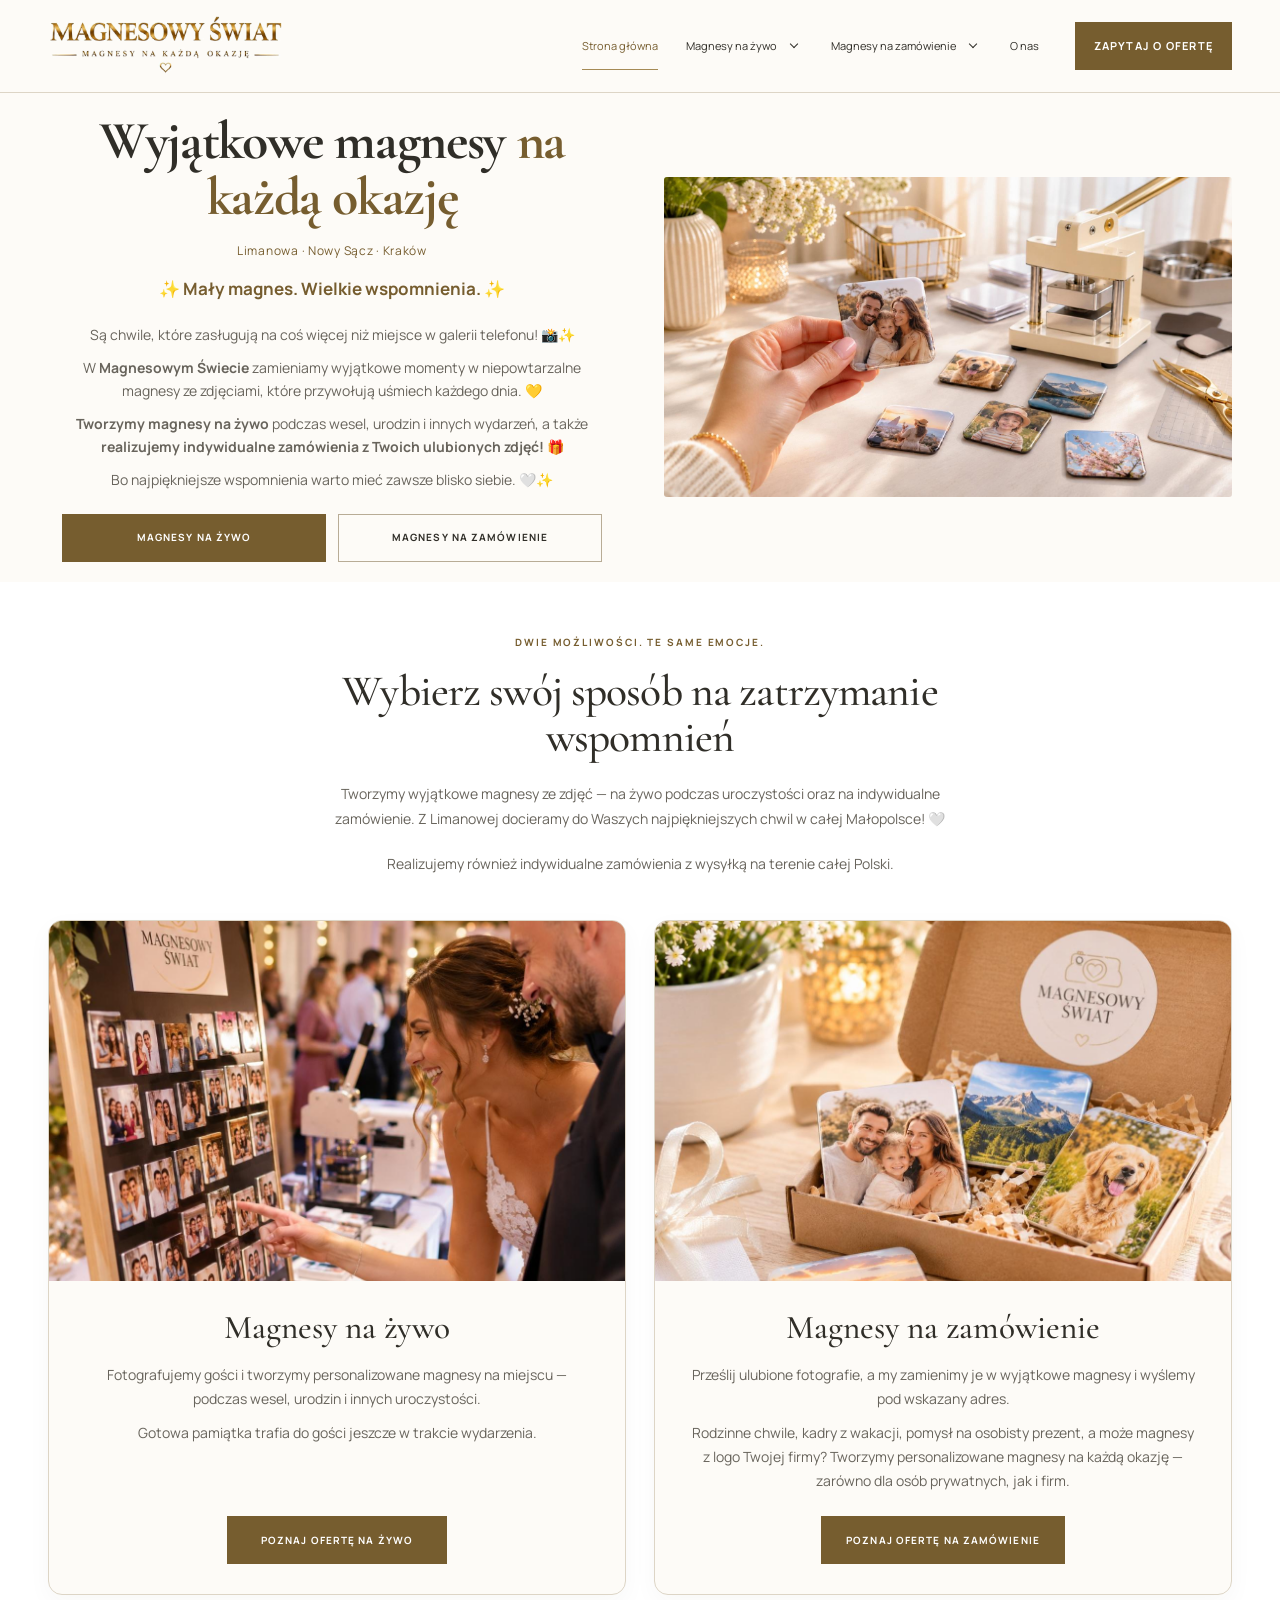
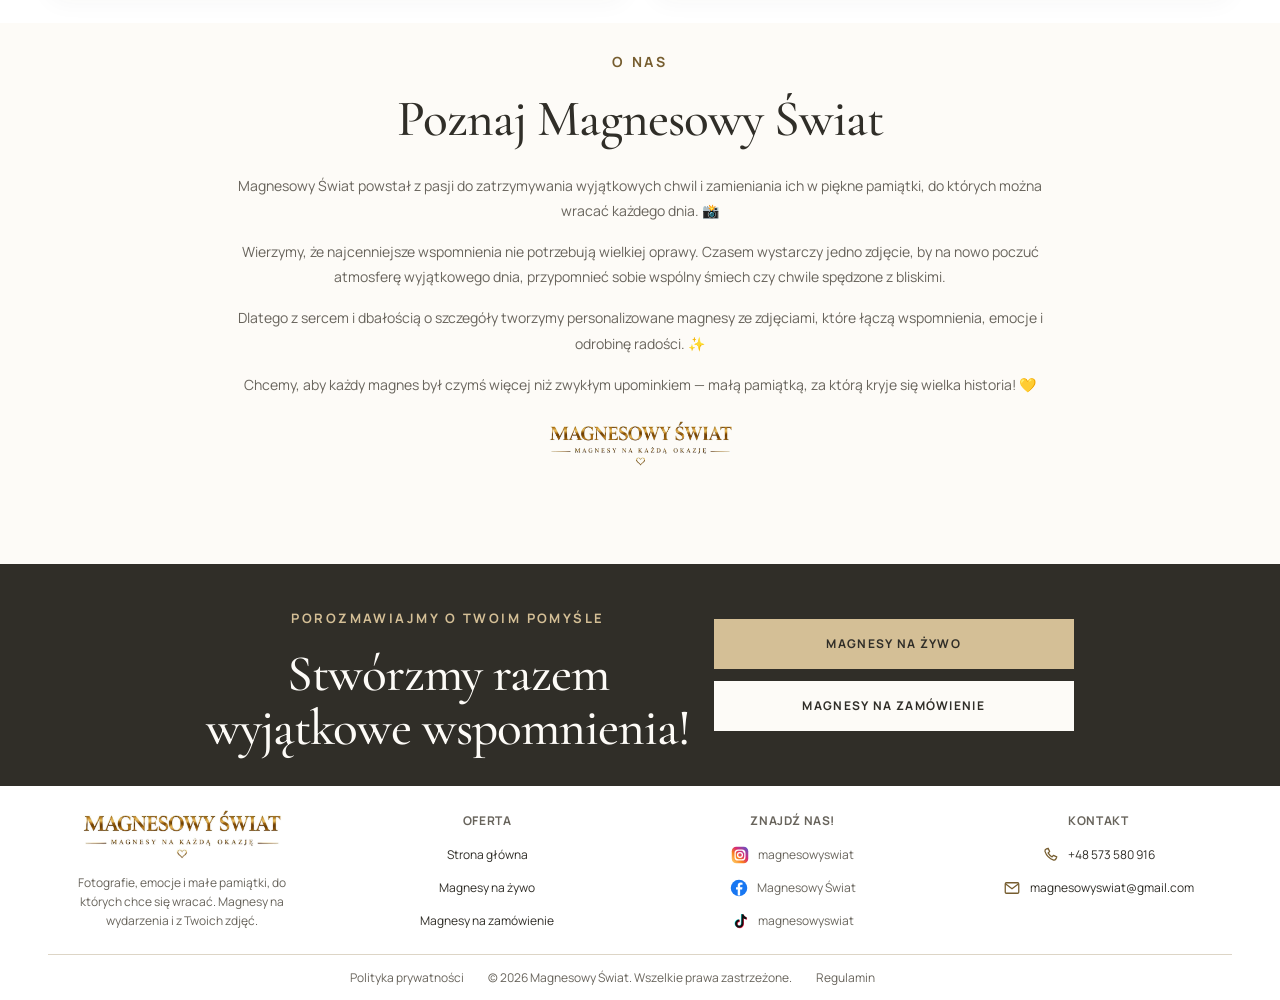
<file: index.html>
<!doctype html>
<html lang="pl">
<head>
<meta charset="utf-8">
<meta name="viewport" content="width=device-width, initial-scale=1">
<title>Magnesowy Świat | Fotomagnesy na wesele i zamówienie</title>
<meta name="description" content="Fotomagnesy na wesela i imprezy w Limanowej, Nowym Sączu, Krakowie i Małopolsce. Magnesy na żywo oraz ze zdjęć na zamówienie z wysyłką w Polsce.">
<meta property="og:site_name" content="Magnesowy Świat">
<meta name="robots" content="index, follow">
<link rel="canonical" href="https://magnesowyswiat.pl/">
<script type="application/ld+json">
{
  "@context": "https://schema.org",
  "@type": "WebSite",
  "@id": "https://magnesowyswiat.pl/#website",
  "name": "Magnesowy Świat",
  "url": "https://magnesowyswiat.pl/",
  "inLanguage": "pl-PL"
}
</script>
<meta name="theme-color" content="#fdfbf7">
<link rel="icon" type="image/png" href="images/magnesowy-swiat-znak.png">
<link rel="stylesheet" href="css/style.css?v=20261111-centered-footer-brand">
<script src="js/calendar-pl.js?v=20261108-pl-calendar" defer></script>
<script src="js/script.js?v=20261112-no-consent-field" defer>
</script>
</head>
<body class="page-home">
<a class="skip-link" href="#main">Przejdź do treści</a>
<header class="site-header">
<div class="wrap header-inner">
<a class="brand" href="./" aria-label="Magnesowy Świat — strona główna">
<img src="images/magnesowy-swiat-logo-poziome.png" alt="Magnesowy Świat — magnesy na każdą okazję" width="720" height="182">
</a>
<button class="menu-toggle" type="button" aria-expanded="false" aria-controls="navigation" aria-label="Otwórz menu">☰</button>
<nav id="navigation" class="main-nav" aria-label="Nawigacja główna">
<a href="./">Strona główna</a>
<details class="nav-dropdown" data-service="live"><summary><a class="nav-service-link" href="magnesy-na-zywo/">Magnesy na żywo</a> <span class="nav-chevron" aria-hidden="true"></span></summary><div class="nav-dropdown-links"><a href="magnesy-na-zywo/">Cała oferta na żywo</a><a href="magnesy-na-zywo/#jak-dzialamy">Jak działamy</a><a href="magnesy-na-zywo/#okazje">Okazje</a><a href="magnesy-na-zywo/#wyrozniki">Co nas wyróżnia</a><a href="magnesy-na-zywo/#pakiety">Cennik</a><a href="magnesy-na-zywo/#oferta-firmowa">Dla firm</a><a href="magnesy-na-zywo/#rezerwacja">Zapytaj o termin</a></div></details>
<details class="nav-dropdown" data-service="order"><summary><a class="nav-service-link" href="magnesy-na-zamowienie/">Magnesy na zamówienie</a> <span class="nav-chevron" aria-hidden="true"></span></summary><div class="nav-dropdown-links"><a href="magnesy-na-zamowienie/">Cała oferta na zamówienie</a><a href="magnesy-na-zamowienie/#jak-zamowic">Jak zamówić</a><a href="magnesy-na-zamowienie/#wyrozniki">Co nas wyróżnia</a><a href="magnesy-na-zamowienie/#cennik">Cennik</a><a href="magnesy-na-zamowienie/#zamowienie">Zamów magnesy</a><a href="magnesy-na-zamowienie/#faq">Pytania i odpowiedzi</a><a href="magnesy-na-zamowienie/#kontakt">Kontakt</a></div></details>
<a href="./#o-nas">O nas</a>
<a class="button nav-cta" href="./#kontakt">Zapytaj o ofertę</a>
</nav>
</div>
</header>
<main id="main">
<section class="hero hero--home">
<div class="wrap hero-grid">
<div class="hero-copy">
<h1>Wyjątkowe magnesy <em>na każdą okazję</em>
</h1>
<p class="hero-locations">Limanowa · Nowy Sącz · Kraków</p>
<p class="hero-lead">
<strong>✨ Mały magnes. Wielkie wspomnienia.&nbsp;✨</strong>
</p>
<div class="hero-story">
<p>Są chwile, które zasługują na coś więcej niż miejsce w galerii telefonu! 📸✨</p>
<p>W <strong>Magnesowym Świecie</strong> zamieniamy wyjątkowe momenty w niepowtarzalne magnesy ze zdjęciami, które przywołują uśmiech każdego dnia. 💛</p>
<p><strong>Tworzymy magnesy na żywo</strong> podczas wesel, urodzin i innych wydarzeń, a także <strong>realizujemy indywidualne zamówienia z Twoich ulubionych zdjęć!</strong> 🎁
</p>
<p>Bo najpiękniejsze wspomnienia warto mieć zawsze blisko siebie. 🤍✨</p>
</div>
<div class="actions">
<a class="button" href="./magnesy-na-zywo/">Magnesy na żywo</a>
<a class="button button--outline" href="./magnesy-na-zamowienie/">Magnesy na zamówienie</a>
</div>
</div>
<figure class="hero-image">
<img src="images/strona-glowna-fotomagnesy-ze-zdjec.jpg" alt="Fotomagnesy ze zdjęciami bliskich — wizualizacja oferty" loading="eager" fetchpriority="high" width="1627" height="916" decoding="async">
</figure>
</div>
</section>
<section class="section section--white home-offers">
<div class="wrap">
<div class="section-heading">
<p class="eyebrow">Dwie możliwości. Te same emocje.</p>
<h2>Wybierz swój sposób na zatrzymanie wspomnień</h2>
<p>Tworzymy wyjątkowe magnesy ze zdjęć — na żywo podczas uroczystości oraz na indywidualne zamówienie. Z Limanowej docieramy do Waszych najpiękniejszych chwil w całej Małopolsce! 🤍</p>
<p>Realizujemy również indywidualne zamówienia z wysyłką na terenie całej Polski.</p>
</div>
<div class="offers-grid">
<article class="offer">
<a class="offer-photo" href="./magnesy-na-zywo/" aria-label="Poznaj ofertę magnesów na żywo">
<img src="images/strona-glowna-magnesy-na-zywo.jpg" alt="Fotografowanie gości i wykonywanie magnesów podczas wydarzenia — wizualizacja oferty" loading="lazy" width="1164" height="1164" decoding="async">
</a>
<div class="offer-content">
<h3>Magnesy na żywo</h3>
<p>Fotografujemy gości i tworzymy personalizowane magnesy na miejscu — podczas wesel, urodzin i innych uroczystości.</p>
<p>Gotowa pamiątka trafia do gości jeszcze w trakcie wydarzenia.</p>
<a class="button" href="./magnesy-na-zywo/">Poznaj ofertę na żywo</a>
</div>
</article>
<article class="offer">
<a class="offer-photo" href="./magnesy-na-zamowienie/" aria-label="Poznaj ofertę magnesów na zamówienie">
<img src="images/strona-glowna-magnesy-na-zamowienie.jpg" alt="Personalizowane magnesy z ulubionych fotografii — wizualizacja oferty" loading="lazy" width="1179" height="1179" decoding="async">
</a>
<div class="offer-content">
<h3>Magnesy na zamówienie</h3>
<p>Prześlij ulubione fotografie, a my zamienimy je w wyjątkowe magnesy i wyślemy pod wskazany adres.</p>
<p>Rodzinne chwile, kadry z wakacji, pomysł na osobisty prezent, a może magnesy z logo Twojej firmy? Tworzymy personalizowane magnesy na każdą okazję — zarówno dla osób prywatnych, jak i firm.</p>
<a class="button" href="./magnesy-na-zamowienie/">Poznaj ofertę na zamówienie</a>
</div>
</article>
</div>
</div>
</section>
<section class="section " id=o-nas>
<div class="wrap">
<div class="editorial">
<div class="editorial-copy">
<p class="eyebrow">O nas</p>
<h2>Poznaj Magnesowy Świat</h2>
<p>Magnesowy Świat powstał z pasji do zatrzymywania wyjątkowych chwil i zamieniania ich w piękne pamiątki, do których można wracać każdego dnia. 📸</p>
<p>Wierzymy, że najcenniejsze wspomnienia nie potrzebują wielkiej oprawy. Czasem wystarczy jedno zdjęcie, by na nowo poczuć atmosferę wyjątkowego dnia, przypomnieć sobie wspólny śmiech czy chwile spędzone z bliskimi.</p>
<p>Dlatego z sercem i dbałością o szczegóły tworzymy personalizowane magnesy ze zdjęciami, które łączą wspomnienia, emocje i odrobinę radości. ✨</p>
<p>Chcemy, aby każdy magnes był czymś więcej niż zwykłym upominkiem — małą pamiątką, za którą kryje się wielka historia! 💛</p>
<img class="signature" src="images/magnesowy-swiat-logo-poziome.png" alt="Magnesowy Świat" width="720" height="182" loading="lazy">
</div>
</div>
</div>
</section>
<section class="contact-banner" id="kontakt">
<div class="wrap">
<div>
<p class="eyebrow">Porozmawiajmy o Twoim pomyśle</p>
<h2>Stwórzmy razem<br>wyjątkowe wspomnienia!</h2>
</div>
<div class="actions">
<a class="button " href="./magnesy-na-zywo/#rezerwacja">Magnesy na żywo</a>
<a class="button button--outline" href="./magnesy-na-zamowienie/#zamowienie">Magnesy na zamówienie</a>
</div>
</div>
</section>
</main>
<footer class="site-footer">
<div class="wrap">
<div class="footer-grid">
<div class="footer-brand">
<a href="./">
<img src="images/magnesowy-swiat-logo-poziome.png" alt="Magnesowy Świat" width="720" height="182" loading="lazy">
</a>
<p>Fotografie, emocje i małe pamiątki, do których chce się wracać. Magnesy na wydarzenia i z Twoich zdjęć.</p>
</div>
<div>
<p class="footer-heading">Oferta</p>
<div class="footer-links">
<a href="./">Strona główna</a>
<a href="magnesy-na-zywo/">Magnesy na żywo</a>
<a href="magnesy-na-zamowienie/">Magnesy na zamówienie</a>
</div>
</div>
<div>
<p class="footer-heading">Znajdź nas!</p>
<div class="footer-links">
<a class="social-link" href="https://www.instagram.com/magnesowyswiat" aria-label="Instagram: magnesowyswiat" target="_blank" rel="noopener noreferrer"><svg class="social-icon" width="18" height="18" fill="none" viewBox="0 0 24 24" aria-hidden="true" focusable="false"><defs><linearGradient id="footer-instagram-gradient" x1="0" y1="1" x2="1" y2="0"><stop stop-color="#FEDA75"/><stop offset=".35" stop-color="#FA7E1E"/><stop offset=".6" stop-color="#D62976"/><stop offset="1" stop-color="#4F5BD5"/></linearGradient></defs><rect x="1" y="1" width="22" height="22" rx="6" fill="url(#footer-instagram-gradient)" stroke="none"/><rect x="5.5" y="5.5" width="13" height="13" rx="4" stroke="#fff" stroke-width="1.7"/><circle cx="12" cy="12" r="3.2" stroke="#fff" stroke-width="1.7"/><circle cx="16.5" cy="7.5" r="1" fill="#fff" stroke="none"/></svg><span>magnesowyswiat</span></a>
<a class="social-link" href="https://www.facebook.com/profile.php?id=61595989786052" aria-label="Facebook: Magnesowy Świat" target="_blank" rel="noopener noreferrer"><svg class="social-icon" width="18" height="18" fill="none" viewBox="0 0 24 24" aria-hidden="true" focusable="false"><circle cx="12" cy="12" r="11" fill="#1877F2" stroke="none"/><path d="M13.5 22v-8h2.7l.4-3h-3.1V9.2c0-.9.3-1.5 1.6-1.5h1.6V5a20 20 0 0 0-2.4-.2c-2.4 0-4 1.5-4 4.1V11H8v3h2.3v8Z" fill="#fff" stroke="none"/></svg><span>Magnesowy Świat</span></a>
<a class="social-link" href="https://www.tiktok.com/@magnesowyswiat" aria-label="TikTok: magnesowyswiat" target="_blank" rel="noopener noreferrer"><svg class="social-icon" width="18" height="18" fill="none" viewBox="0 0 24 24" aria-hidden="true" focusable="false"><g stroke="none"><path d="M14 3h2.6a4.9 4.9 0 0 0 4.1 4.1v2.7a7.5 7.5 0 0 1-4.1-1.5v7.2a5.6 5.6 0 1 1-5.6-5.6v2.8a2.8 2.8 0 1 0 2.8 2.8Z" fill="#25F4EE" transform="translate(-.7 -.2)"/><path d="M14 3h2.6a4.9 4.9 0 0 0 4.1 4.1v2.7a7.5 7.5 0 0 1-4.1-1.5v7.2a5.6 5.6 0 1 1-5.6-5.6v2.8a2.8 2.8 0 1 0 2.8 2.8Z" fill="#FE2C55" transform="translate(.7 .5)"/><path d="M14 3h2.6a4.9 4.9 0 0 0 4.1 4.1v2.7a7.5 7.5 0 0 1-4.1-1.5v7.2a5.6 5.6 0 1 1-5.6-5.6v2.8a2.8 2.8 0 1 0 2.8 2.8Z" fill="#111111" transform="translate(0 0)"/></g></svg><span>magnesowyswiat</span></a>
</div>
</div>
<div>
<p class="footer-heading">Kontakt</p>
<div class="footer-links footer-contact">
<a class="footer-contact-link" href="tel:+48573580916" aria-label="Zadzwoń: +48 573 580 916"><svg class="contact-icon" width="18" height="18" viewBox="0 0 24 24" fill="none" aria-hidden="true" focusable="false"><path d="M7.2 3.8 9.5 3l2 4.5-2.1 1.7a15 15 0 0 0 5.4 5.4l1.7-2.1 4.5 2-.8 2.3a3 3 0 0 1-3.3 1.9A18.2 18.2 0 0 1 5.3 7.1a3 3 0 0 1 1.9-3.3Z" stroke="currentColor" stroke-width="1.7" stroke-linecap="round" stroke-linejoin="round"/></svg><span>+48 573 580 916</span></a>
<a class="footer-contact-link" href="mailto:magnesowyswiat@gmail.com" aria-label="Napisz: magnesowyswiat@gmail.com"><svg class="contact-icon" width="18" height="18" viewBox="0 0 24 24" fill="none" aria-hidden="true" focusable="false"><rect x="3" y="5" width="18" height="14" rx="1.5" stroke="currentColor" stroke-width="1.7"/><path d="m4 7 8 6 8-6" stroke="currentColor" stroke-width="1.7" stroke-linecap="round" stroke-linejoin="round"/></svg><span>magnesowyswiat@gmail.com</span></a>
</div>
</div>
</div>
<div class="footer-bottom">
<a class="footer-button" href="polityka-prywatnosci.pdf" target="_blank" rel="noopener noreferrer" aria-label="Polityka prywatności (PDF, otwiera się w nowej karcie)">Polityka prywatności</a>
<span class="footer-copyright">© 2026 Magnesowy Świat. Wszelkie prawa zastrzeżone.</span>
<a class="footer-button" href="regulamin.pdf" target="_blank" rel="noopener noreferrer" aria-label="Regulamin (PDF, otwiera się w nowej karcie)">Regulamin</a>
</div>
</div>
</footer>
<dialog id="info-dialog" aria-labelledby="info-title">
<div class="dialog-top">
<h2 id="info-title">Informacje</h2>
<button class="dialog-close" data-close aria-label="Zamknij">×</button>
</div>
<div class="dialog-body" id="info-body">
</div>
</dialog>
<dialog class="lightbox" id="lightbox" aria-label="Powiększenie fotografii">
<div class="dialog-top">
<span>Inspiracje fotograficzne</span>
<button class="dialog-close" data-close aria-label="Zamknij zdjęcie">×</button>
</div>
<img id="lightbox-image" alt="">
<p class="lightbox-caption" id="lightbox-caption">
</p>
</dialog>
<noscript>
<style>form[data-inquiry]{display:none}@media(max-width:980px){.main-nav{display:flex;position:static;flex-wrap:wrap}.menu-toggle{display:none}.header-inner{flex-wrap:wrap}.site-header{position:static;height:auto}}</style>
<p class="wrap">Włącz JavaScript, aby korzystać z podglądu zdjęć i zapytań. Możesz napisać na magnesowyswiat@gmail.com.</p>
</noscript>
</body>
</html>
</file>
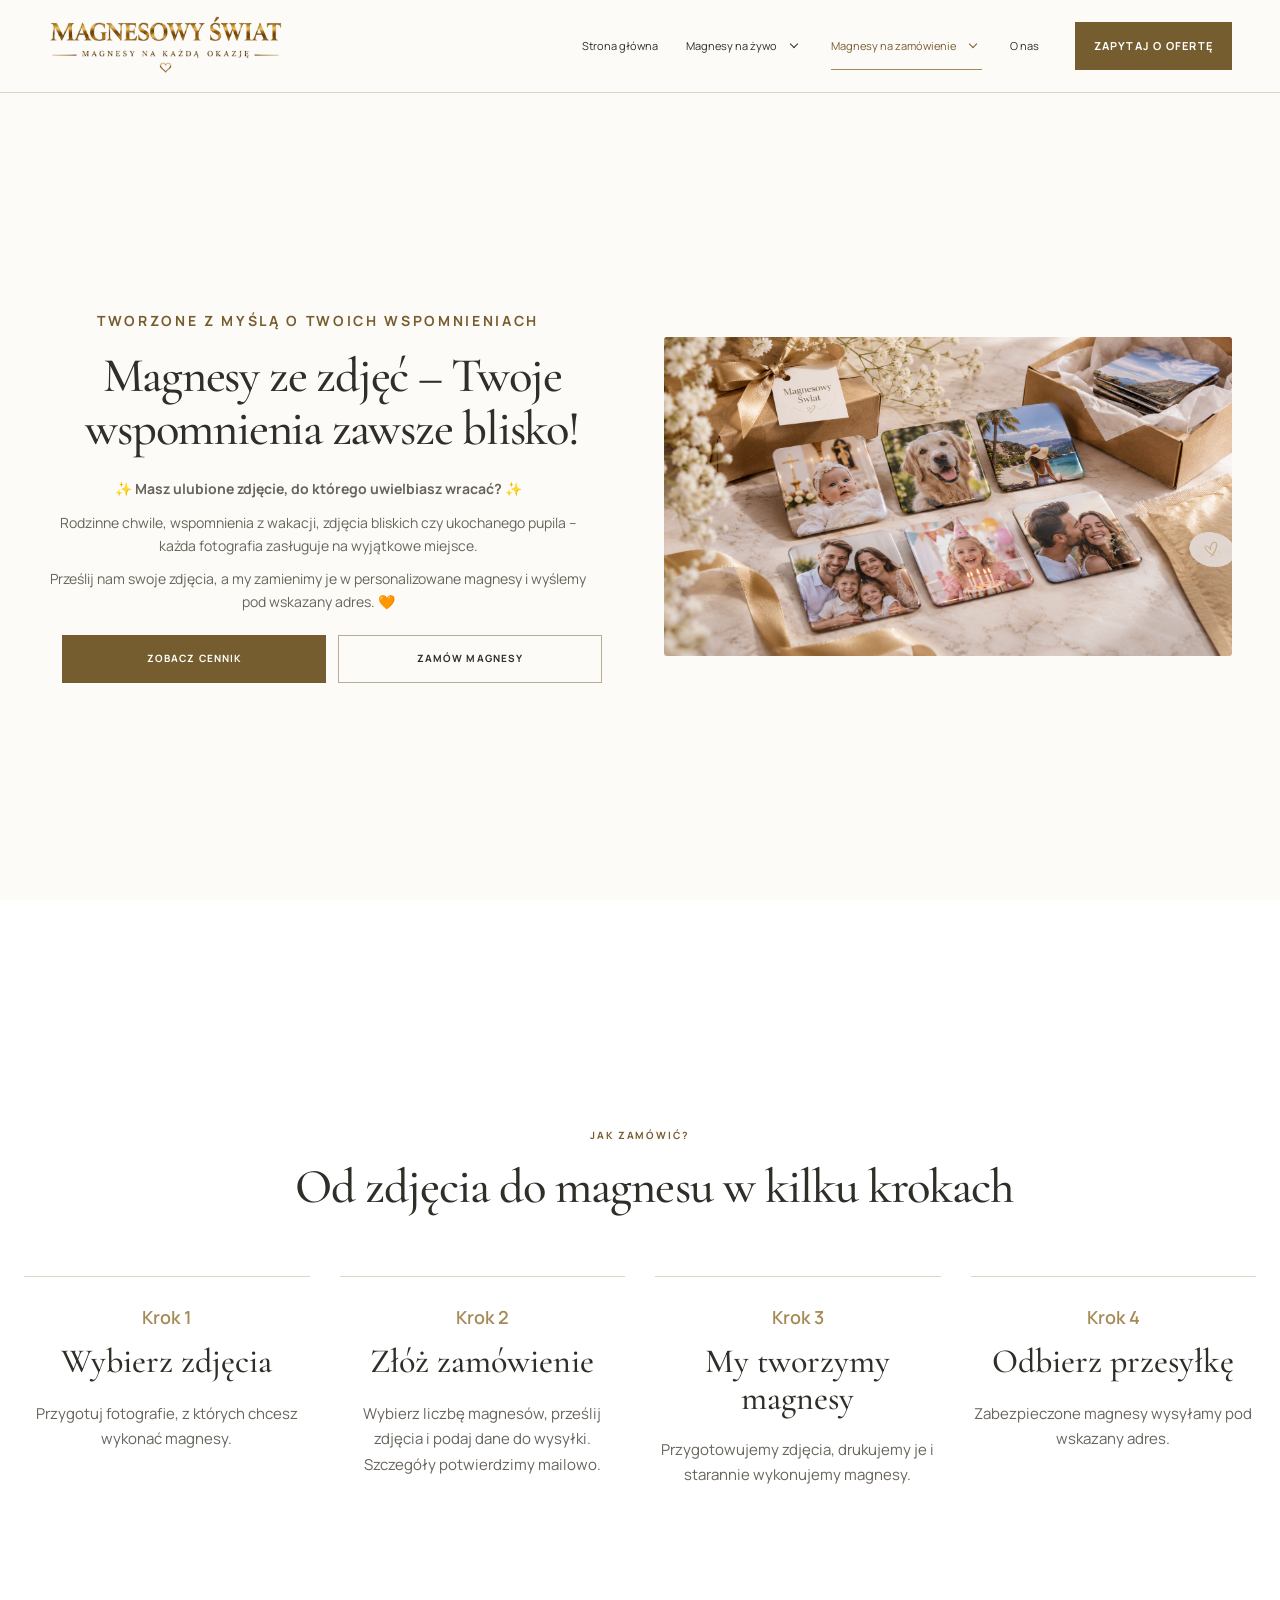
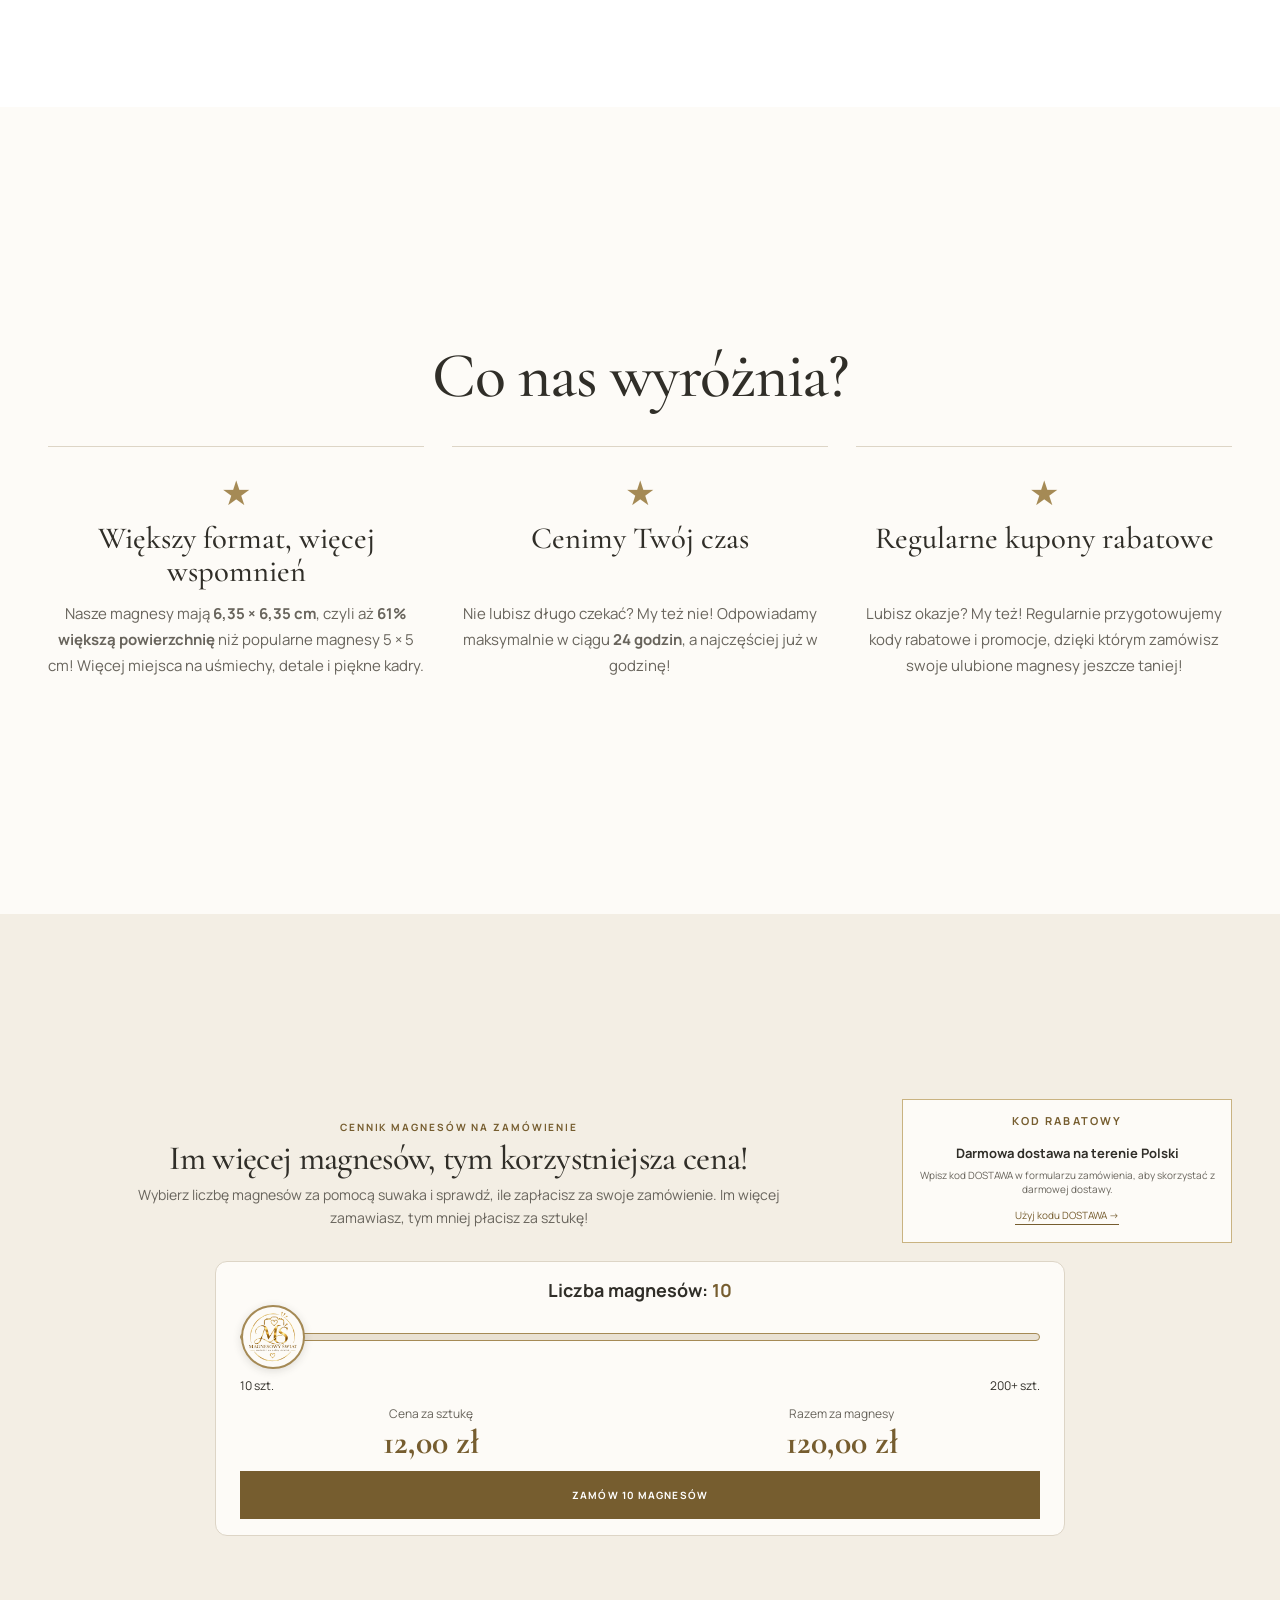
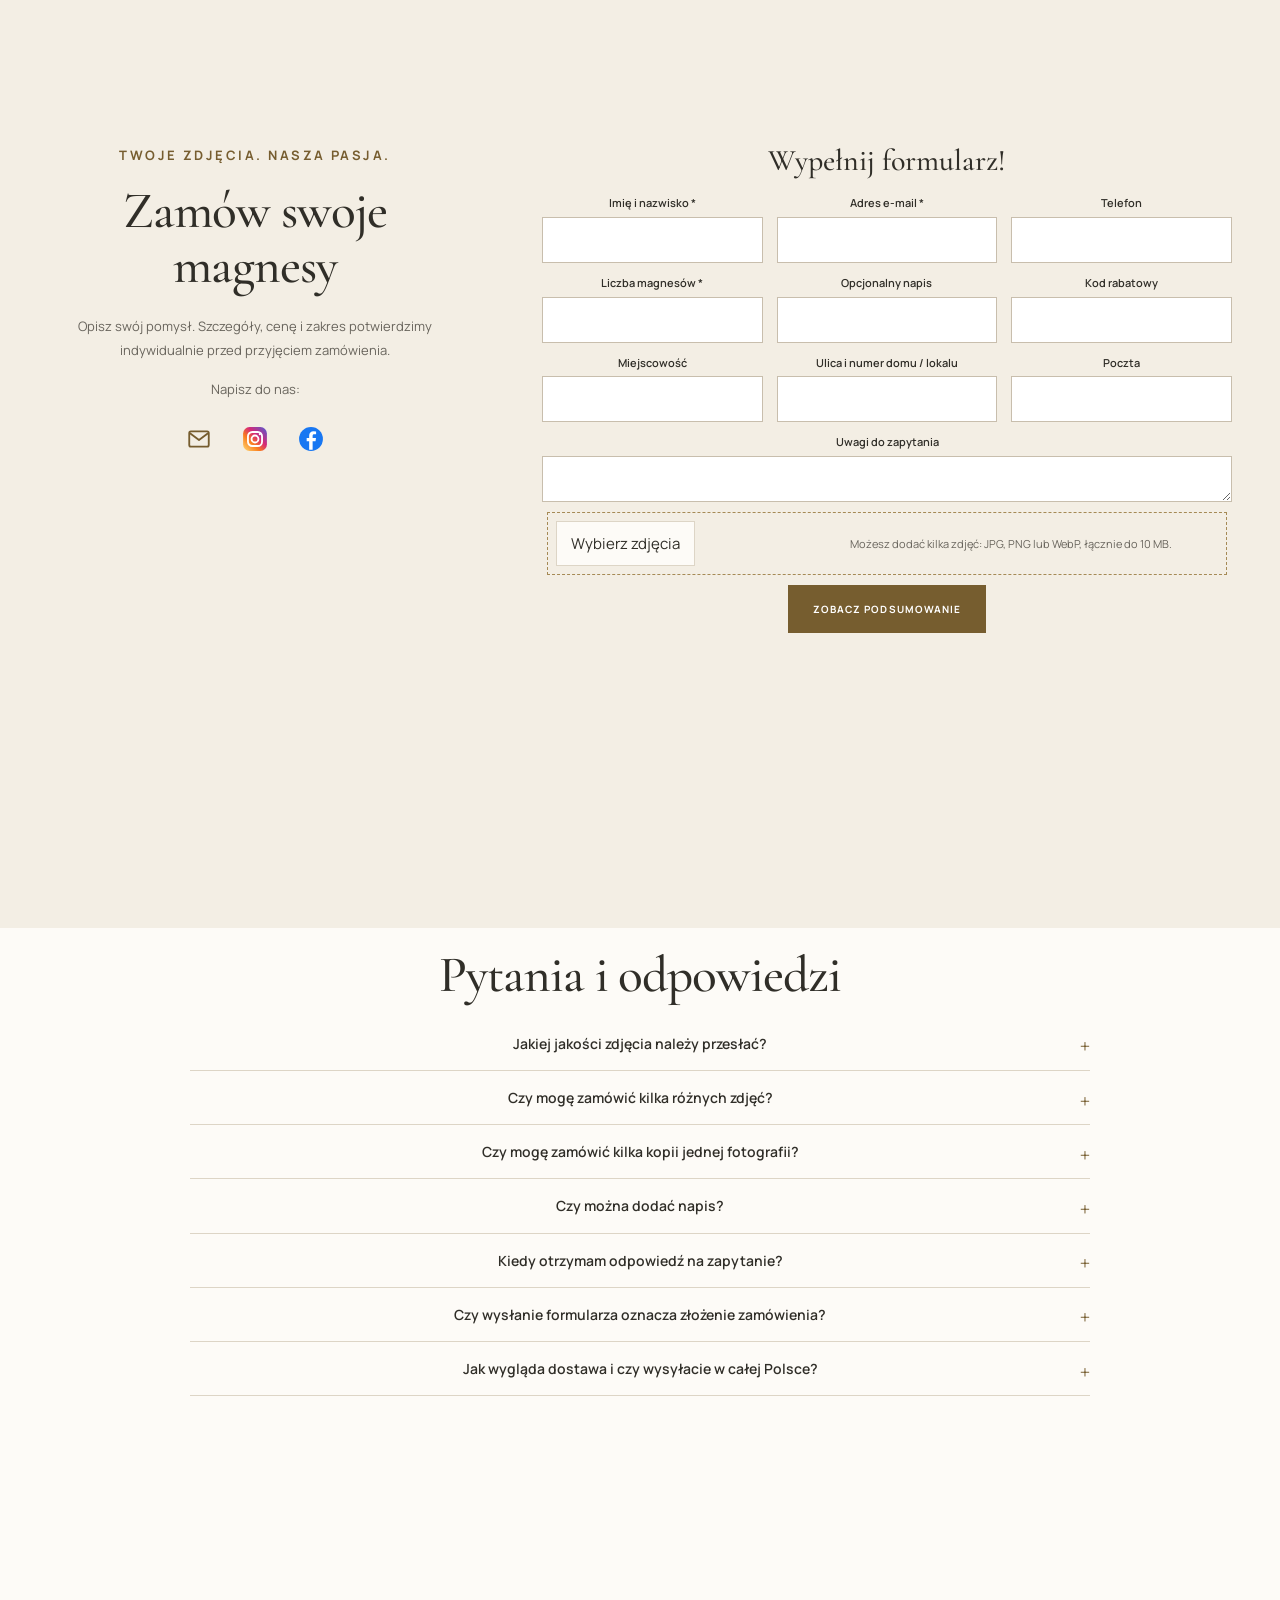
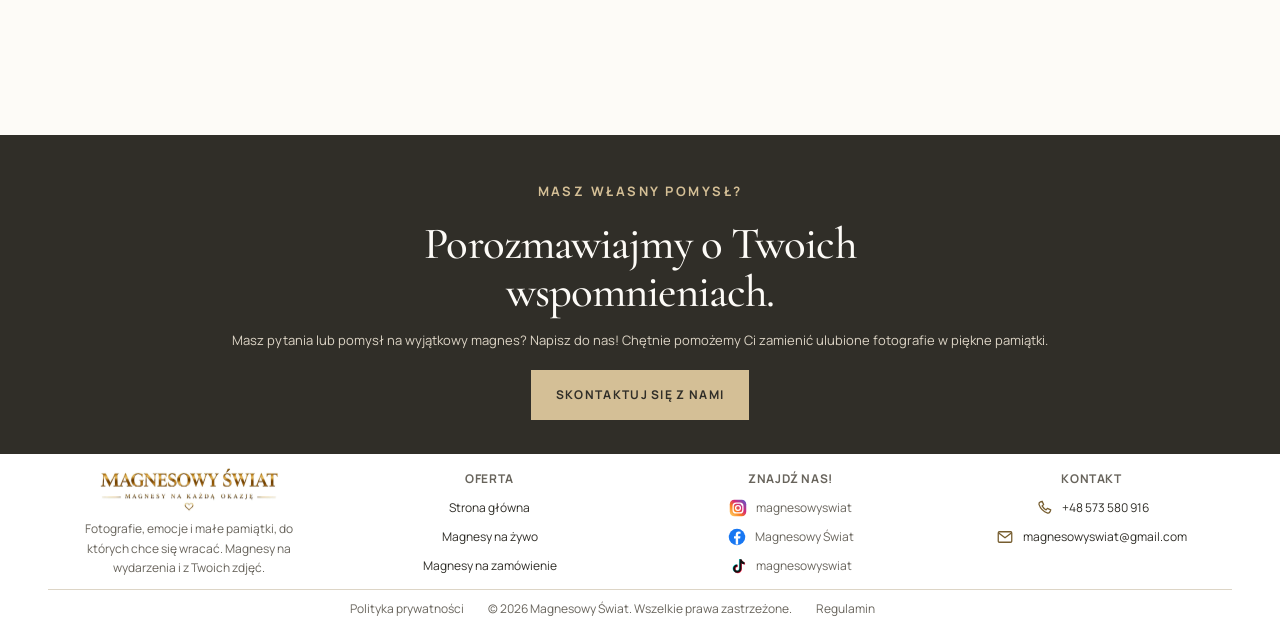
<file: magnesy-na-zamowienie/index.html>
<!doctype html>
<html lang="pl">
<head>
<meta charset="utf-8">
<meta name="viewport" content="width=device-width, initial-scale=1">
<title>Magnesy ze zdjęć na zamówienie | Magnesowy Świat</title>
<meta name="description" content="Zamów personalizowane magnesy ze swoich zdjęć w formacie 6,35 × 6,35 cm. Indywidualne zamówienia i wysyłka na terenie całej Polski.">
<meta name="robots" content="index, follow">
<link rel="canonical" href="https://magnesowyswiat.pl/magnesy-na-zamowienie/">
<script type="application/ld+json">
{
  "@context": "https://schema.org",
  "@type": "BreadcrumbList",
  "itemListElement": [
    {"@type": "ListItem", "position": 1, "name": "Magnesowy Świat", "item": "https://magnesowyswiat.pl/"},
    {"@type": "ListItem", "position": 2, "name": "Magnesy na zamówienie", "item": "https://magnesowyswiat.pl/magnesy-na-zamowienie/"}
  ]
}
</script>
<meta name="theme-color" content="#fdfbf7">
<link rel="icon" type="image/png" href="../images/magnesowy-swiat-znak.png">
<link rel="stylesheet" href="../css/style.css?v=20261120-photo-caption-toggle">
<script src="../js/calendar-pl.js?v=20261108-pl-calendar" defer></script>
<script src="../js/discounts-order.js?v=20261112-order-delivery-offer" defer></script>
<script src="../js/script.js?v=20261120-photo-caption-toggle" defer>
</script>
</head>
<body class="page-order">
<a class="skip-link" href="#main">Przejdź do treści</a>
<header class="site-header">
<div class="wrap header-inner">
<a class="brand" href="../" aria-label="Magnesowy Świat — strona główna">
<img src="../images/magnesowy-swiat-logo-poziome.png" alt="Magnesowy Świat — magnesy na każdą okazję" width="720" height="182">
</a>
<button class="menu-toggle" type="button" aria-expanded="false" aria-controls="navigation" aria-label="Otwórz menu">☰</button>
<nav id="navigation" class="main-nav" aria-label="Nawigacja główna">
<a href="../">Strona główna</a>
<details class="nav-dropdown" data-service="live"><summary><a class="nav-service-link" href="../magnesy-na-zywo/">Magnesy na żywo</a> <span class="nav-chevron" aria-hidden="true"></span></summary><div class="nav-dropdown-links"><a href="../magnesy-na-zywo/">Cała oferta na żywo</a><a href="../magnesy-na-zywo/#jak-dzialamy">Jak działamy</a><a href="../magnesy-na-zywo/#okazje">Okazje</a><a href="../magnesy-na-zywo/#wyrozniki">Co nas wyróżnia</a><a href="../magnesy-na-zywo/#pakiety">Cennik</a><a href="../magnesy-na-zywo/#oferta-firmowa">Dla firm</a><a href="../magnesy-na-zywo/#rezerwacja">Zapytaj o termin</a></div></details>
<details class="nav-dropdown" data-service="order"><summary><a class="nav-service-link" href="../magnesy-na-zamowienie/">Magnesy na zamówienie</a> <span class="nav-chevron" aria-hidden="true"></span></summary><div class="nav-dropdown-links"><a href="../magnesy-na-zamowienie/">Cała oferta na zamówienie</a><a href="../magnesy-na-zamowienie/#jak-zamowic">Jak zamówić</a><a href="../magnesy-na-zamowienie/#wyrozniki">Co nas wyróżnia</a><a href="../magnesy-na-zamowienie/#cennik">Cennik</a><a href="../magnesy-na-zamowienie/#zamowienie">Zamów magnesy</a><a href="../magnesy-na-zamowienie/#faq">Pytania i odpowiedzi</a><a href="../magnesy-na-zamowienie/#kontakt">Kontakt</a></div></details>
<a href="../#o-nas">O nas</a>
<a class="button nav-cta" href="../#kontakt">Zapytaj o ofertę</a>
</nav>
</div>
</header>
<main id="main">
<section id="oferta" class="hero hero--service hero--order hero--compact">
<div class="wrap hero-grid">
<div class="hero-copy">
<p class="eyebrow">Tworzone z myślą o Twoich wspomnieniach</p>
<h1>Magnesy ze zdjęć – Twoje wspomnienia zawsze blisko!</h1>
<div class="hero-story">
<p>✨ <strong>Masz ulubione zdjęcie, do którego uwielbiasz wracać?</strong> ✨</p>
<p>Rodzinne chwile, wspomnienia z wakacji, zdjęcia bliskich czy ukochanego pupila – każda fotografia zasługuje na wyjątkowe miejsce.</p>
<p>Prześlij nam swoje zdjęcia, a my zamienimy je w personalizowane magnesy i wyślemy pod wskazany adres. 🧡</p>
</div>
<div class="actions">
<a class="button" href="#cennik">Zobacz cennik</a>
<a class="button button--outline" href="#zamowienie">Zamów magnesy</a>
</div>
</div>
<figure class="hero-image">
<img src="../images/magnesy-na-zamowienie-zestaw.png" alt="Magnesy ze zdjęciami rodziny, dziecka, psa i wakacji obok ozdobnych pudełek" loading="eager" fetchpriority="high" width="1672" height="941" decoding="async">
</figure>
</div>
</section>
<section id="jak-zamowic" class="section section--white">
<div class="wrap">
<div class="section-heading">
<p class="eyebrow">Jak zamówić?</p>
<h2 class="order-process-title">Od zdjęcia do magnesu w kilku krokach</h2>
</div>
<div class="step-grid">
<article class="process-step">
<span class="number">Krok 1</span>
<h3>Wybierz zdjęcia</h3>
<p>Przygotuj fotografie, z których chcesz wykonać magnesy.</p>
</article>
<article class="process-step">
<span class="number">Krok 2</span>
<h3>Złóż zamówienie</h3>
<p>Wybierz liczbę magnesów, prześlij zdjęcia i podaj dane do wysyłki. Szczegóły potwierdzimy mailowo.</p>
</article>
<article class="process-step">
<span class="number">Krok 3</span>
<h3>My tworzymy magnesy</h3>
<p>Przygotowujemy zdjęcia, drukujemy je i starannie wykonujemy magnesy.</p>
</article>
<article class="process-step">
<span class="number">Krok 4</span>
<h3>Odbierz przesyłkę</h3>
<p>Zabezpieczone magnesy wysyłamy pod wskazany adres.</p>
</article>
</div>
</div>
</section>
<section id="wyrozniki" class="section live-differences order-differences">
<div class="wrap">
<div class="section-heading">
<h2>Co nas wyróżnia?</h2>
</div>
<div class="live-benefits">
<article class="benefit">
<span class="benefit-star" aria-hidden="true">★</span>
<h3>Większy format, więcej wspomnień</h3>
<p>Nasze magnesy mają <strong>6,35 × 6,35 cm</strong>, czyli aż <strong>61% większą powierzchnię</strong> niż popularne magnesy 5 × 5 cm! Więcej miejsca na uśmiechy, detale i piękne kadry.</p>
</article>
<article class="benefit">
<span class="benefit-star" aria-hidden="true">★</span>
<h3>Cenimy Twój czas</h3>
<p>Nie lubisz długo czekać? My też nie! Odpowiadamy maksymalnie w ciągu <strong>24 godzin</strong>, a najczęściej już w godzinę!</p>
</article>
<article class="benefit">
<span class="benefit-star" aria-hidden="true">★</span>
<h3>Regularne kupony rabatowe</h3>
<p>Lubisz okazje? My też! Regularnie przygotowujemy kody rabatowe i promocje, dzięki którym zamówisz swoje ulubione magnesy jeszcze taniej!</p>
</article>
</div>
</div>
</section>
<section id="cennik" class="section section--soft">
<div class="wrap">
<div class="pricing-intro order-pricing-intro">
<div class="section-heading">
<p class="eyebrow">Cennik magnesów na zamówienie</p>
<h2>Im więcej magnesów, tym korzystniejsza cena!</h2>
<p>Wybierz liczbę magnesów za pomocą suwaka i sprawdź, ile zapłacisz za swoje zamówienie. Im więcej zamawiasz, tym mniej płacisz za sztukę!</p>
</div>
<aside class="launch-offer order-delivery-offer" aria-label="Rabat na darmową dostawę">
<div>
<p class="eyebrow">Kod rabatowy</p>
<p class="launch-title">Darmowa dostawa na terenie Polski</p>
<p class="launch-description">Wpisz kod DOSTAWA w formularzu zamówienia, aby skorzystać z darmowej dostawy.</p>
<button class="text-link" type="button" data-launch-code="DOSTAWA">Użyj kodu DOSTAWA →</button>
</div>
</aside>
</div>
<div class="quantity-calculator" data-quantity-calculator>
<label for="magnet-quantity">Liczba magnesów: <output id="magnet-count" for="magnet-quantity">10</output></label>
<input id="magnet-quantity" type="range" min="10" max="201" step="1" value="10">
<div class="quantity-range-labels"><span>10 szt.</span><span>200+ szt.</span></div>
<div id="magnet-bulk-field" class="field" hidden>
<label for="magnet-bulk-quantity">Podaj konkretną liczbę magnesów *</label>
<input id="magnet-bulk-quantity" type="number" min="201" max="10000" step="1" inputmode="numeric" disabled>
</div>
<div class="quantity-totals" aria-live="polite" aria-atomic="true">
<p>Cena za sztukę <strong id="magnet-unit-price">12,00 zł</strong></p>
<p>Razem za magnesy <strong id="magnet-total-price">120,00 zł</strong></p>
</div>
<p id="magnet-discount-note" class="field-hint" role="status"></p>
<a class="button" id="magnet-order" data-quantity="10" href="#zamowienie">Zamów 10 magnesów</a>
<noscript><p>Do przeliczania ceny suwakiem potrzebny jest JavaScript. Podaj liczbę magnesów w formularzu, a potwierdzimy cenę mailowo.</p></noscript>
</div>
</div>
</section>
<section id="zamowienie" class="section section--soft">
<div class="wrap">
<div class="form-layout">
<div class="form-intro">
<p class="eyebrow">Twoje zdjęcia. Nasza pasja.</p>
<h2>Zamów swoje magnesy</h2>
<p>Opisz swój pomysł. Szczegóły, cenę i zakres potwierdzimy indywidualnie przed przyjęciem zamówienia.</p>

<p>Napisz do nas:</p>
<ul class="live-contact-links">
<li>
<a class="contact-icon-link" href="mailto:magnesowyswiat@gmail.com" aria-label="Napisz: magnesowyswiat@gmail.com"><svg class="contact-icon" width="18" height="18" viewBox="0 0 24 24" fill="none" aria-hidden="true" focusable="false"><rect x="3" y="5" width="18" height="14" rx="1.5" stroke="currentColor" stroke-width="1.7"/><path d="m4 7 8 6 8-6" stroke="currentColor" stroke-width="1.7" stroke-linecap="round" stroke-linejoin="round"/></svg></a>
</li>
<li>
<a class="contact-icon-link" href="https://www.instagram.com/magnesowyswiat/" target="_blank" rel="noopener noreferrer" aria-label="Instagram: magnesowyswiat"><svg class="social-icon" width="18" height="18" fill="none" viewBox="0 0 24 24" aria-hidden="true" focusable="false"><defs><linearGradient id="contact-instagram-gradient" x1="0" y1="1" x2="1" y2="0"><stop stop-color="#FEDA75"/><stop offset=".35" stop-color="#FA7E1E"/><stop offset=".6" stop-color="#D62976"/><stop offset="1" stop-color="#4F5BD5"/></linearGradient></defs><rect x="1" y="1" width="22" height="22" rx="6" fill="url(#contact-instagram-gradient)" stroke="none"/><rect x="5.5" y="5.5" width="13" height="13" rx="4" stroke="#fff" stroke-width="1.7"/><circle cx="12" cy="12" r="3.2" stroke="#fff" stroke-width="1.7"/><circle cx="16.5" cy="7.5" r="1" fill="#fff" stroke="none"/></svg></a>
</li>
<li>
<a class="contact-icon-link" href="https://www.facebook.com/profile.php?id=61595989786052" target="_blank" rel="noopener noreferrer" aria-label="Facebook: Magnesowy Świat"><svg class="social-icon" width="18" height="18" fill="none" viewBox="0 0 24 24" aria-hidden="true" focusable="false"><circle cx="12" cy="12" r="11" fill="#1877F2" stroke="none"/><path d="M13.5 22v-8h2.7l.4-3h-3.1V9.2c0-.9.3-1.5 1.6-1.5h1.6V5a20 20 0 0 0-2.4-.2c-2.4 0-4 1.5-4 4.1V11H8v3h2.3v8Z" fill="#fff" stroke="none"/></svg></a>
</li>
</ul>
</div>
<form id="order-form" data-inquiry="order" action="https://formsubmit.co/magnesowyswiat@gmail.com" method="POST" enctype="multipart/form-data" accept-charset="UTF-8">
<input type="hidden" name="_subject" value="[NA ZAMÓWIENIE] Zapytanie o magnesy ze zdjęć | Magnesowy Świat">
<input type="hidden" name="Rodzaj zapytania" value="Magnesy na zamówienie ze zdjęć">
<input type="hidden" name="_template" value="table">
<input type="hidden" name="_captcha" value="false">
<input type="hidden" name="_url" value="https://magnesowyswiat.pl/magnesy-na-zamowienie/">
<input type="hidden" name="_next" value="https://magnesowyswiat.pl/magnesy-na-zamowienie/?wyslano=1#zamowienie">
<input type="text" name="_honey" tabindex="-1" autocomplete="off" aria-hidden="true" style="display:none">
<div data-attachments hidden></div>
<input type="hidden" name="Zdjęcia i liczba kopii" id="photo-summary">
<h3 class="form-fields-title">Wypełnij formularz!</h3>
<div class="form-grid">
<div class="field ">
<label for="f-name">Imię i nazwisko *</label>
<input id="f-name" name="Imię i nazwisko" required type="text" autocomplete="name">
</div>
<div class="field ">
<label for="f-email">Adres e-mail *</label>
<input id="f-email" name="email" required type="email" autocomplete="email">
</div>
<div class="field ">
<label for="f-phone">Telefon</label>
<input id="f-phone" name="Numer telefonu" type="tel" autocomplete="tel">
</div>
<div class="field ">
<label for="f-quantity">Liczba magnesów *</label>
<input id="f-quantity" name="Liczba magnesów" required type="number" min="1" max="10000">
</div>
<div class="field ">
<label for="f-caption">Opcjonalny napis</label>
<input id="f-caption" name="Napis" type="text">
</div>
<div class="field">
<label for="f-discount-code">Kod rabatowy</label>
<input id="f-discount-code" name="Kod rabatowy" type="text" maxlength="100" spellcheck="false" aria-describedby="discount-status">
</div>
<div class="discount-feedback field--full">
<p id="discount-status" class="field-hint" role="status"></p>
</div>
<fieldset class="field--full" aria-label="Dane do dostawy"><div class="form-grid">
<div class="field"><label for="f-delivery-town">Miejscowość</label><input id="f-delivery-town" name="Miejscowość dostawy" type="text" autocomplete="shipping address-level2" maxlength="150"></div>
<div class="field"><label for="f-delivery-street">Ulica i numer domu / lokalu</label><input id="f-delivery-street" name="Ulica i numer domu/lokalu" type="text" autocomplete="shipping street-address" maxlength="200"></div>
<div class="field"><label for="f-post-office">Poczta</label><input id="f-post-office" name="Poczta" type="text" maxlength="160" pattern="[0-9]{2}-[0-9]{3}\s+\S.*" title="Wpisz kod i miejscowość poczty, np. 34-600 Limanowa"></div>
</div></fieldset>

<div class="field field--full">
<label for="f-message">Uwagi do zapytania</label>
<textarea id="f-message" name="Uwagi do zamówienia" rows="2" maxlength="5000">
</textarea>
</div>
<div class="field field--full">
<div class="upload-zone">
<input id="photos" type="file" accept="image/jpeg,image/png,image/webp" multiple aria-label="Dodaj zdjęcia" aria-describedby="photo-help">
<div class="upload-picker"><button id="photo-picker" type="button">Wybierz zdjęcia</button></div>
<p id="photo-help">Możesz dodać kilka zdjęć: JPG, PNG lub WebP, łącznie do 10 MB.</p>
</div>
<p id="photo-status" role="status"></p>
<div class="photo-previews" id="photo-previews"></div>
</div>
<div class="field--full">
<button class="button" type="submit">ZOBACZ PODSUMOWANIE</button>
<p class="form-status" role="status">
</p>
</div>
</div>
</form>
</div>
</div>
</section>
<section id="faq" class="section ">
<div class="wrap">
<div class="section-heading">
<h2>Pytania i odpowiedzi</h2>
</div>
<div class="faq">
<details>
<summary>Jakiej jakości zdjęcia należy przesłać?</summary>
<p>Najlepiej oryginalne, ostre i dobrze oświetlone pliki. Unikaj zrzutów ekranu i mocno skompresowanych kopii. Poprawność zdjęcia ocenimy przed realizacją. Plik powinien mieć proporcje kwadratu oraz rozdzielczość minimum 768 x 768 pikseli.</p>
</details>
<details>
<summary>Czy mogę zamówić kilka różnych zdjęć?</summary>
<p>Tak, możesz wybrać różne fotografie i ustalić liczbę magnesów dla każdej z nich.</p>
</details>
<details>
<summary>Czy mogę zamówić kilka kopii jednej fotografii?</summary>
<p>Tak. Przy każdym wybranym zdjęciu możesz podać liczbę egzemplarzy.</p>
</details>
<details>
<summary>Czy można dodać napis?</summary>
<p>Tak, wpisz propozycję napisu lub datę. Układ i czytelność potwierdzimy przed wykonaniem.</p>
</details>
<details>
<summary>Kiedy otrzymam odpowiedź na zapytanie?</summary>
<p>Odezwiemy się w ciągu maksymalnie 24 godzin, ale najczęściej odpisujemy już w ciągu godziny! Termin wykonania magnesów ustalimy indywidualnie przed przyjęciem zamówienia.</p>
</details>
<details>
<summary>Czy wysłanie formularza oznacza złożenie zamówienia?</summary>
<p>Przed przyjęciem zamówienia potwierdzimy mailowo liczbę magnesów, projekt, cenę, dostawę i termin. Wysłanie zapytania nie jest jeszcze potwierdzeniem zamówienia.</p>
</details>
<details>
<summary>Jak wygląda dostawa i czy wysyłacie w całej Polsce?</summary>
<p>Wysyłamy na terenie Polski, głównie do paczkomatów InPost. Wybrany punkt, koszt i termin nadania potwierdzamy przed realizacją zamówienia. Jeśli potrzebujesz innego sposobu dostawy, napisz do nas — ustalimy możliwości indywidualnie.</p>
</details>
</div>
</div>
</section>
<section id="kontakt" class="contact-banner order-contact-banner">
<div class="wrap">
<div>
<p class="eyebrow">Masz własny pomysł?</p>
<h2>Porozmawiajmy o Twoich wspomnieniach.</h2>
<p>Masz pytania lub pomysł na wyjątkowy magnes? Napisz do nas! Chętnie pomożemy Ci zamienić ulubione fotografie w piękne pamiątki.</p>
</div>
<a class="button " href="mailto:magnesowyswiat@gmail.com">Skontaktuj się z nami</a>
</div>
</section>
</main>
<footer class="site-footer">
<div class="wrap">
<div class="footer-grid">
<div class="footer-brand">
<a href="../">
<img src="../images/magnesowy-swiat-logo-poziome.png" alt="Magnesowy Świat" width="720" height="182" loading="lazy">
</a>
<p>Fotografie, emocje i małe pamiątki, do których chce się wracać. Magnesy na wydarzenia i z Twoich zdjęć.</p>
</div>
<div>
<p class="footer-heading">Oferta</p>
<div class="footer-links">
<a href="../">Strona główna</a>
<a href="../magnesy-na-zywo/">Magnesy na żywo</a>
<a href="../magnesy-na-zamowienie/">Magnesy na zamówienie</a>
</div>
</div>
<div>
<p class="footer-heading">Znajdź nas!</p>
<div class="footer-links">
<a class="social-link" href="https://www.instagram.com/magnesowyswiat" aria-label="Instagram: magnesowyswiat" target="_blank" rel="noopener noreferrer"><svg class="social-icon" width="18" height="18" fill="none" viewBox="0 0 24 24" aria-hidden="true" focusable="false"><defs><linearGradient id="footer-instagram-gradient" x1="0" y1="1" x2="1" y2="0"><stop stop-color="#FEDA75"/><stop offset=".35" stop-color="#FA7E1E"/><stop offset=".6" stop-color="#D62976"/><stop offset="1" stop-color="#4F5BD5"/></linearGradient></defs><rect x="1" y="1" width="22" height="22" rx="6" fill="url(#footer-instagram-gradient)" stroke="none"/><rect x="5.5" y="5.5" width="13" height="13" rx="4" stroke="#fff" stroke-width="1.7"/><circle cx="12" cy="12" r="3.2" stroke="#fff" stroke-width="1.7"/><circle cx="16.5" cy="7.5" r="1" fill="#fff" stroke="none"/></svg><span>magnesowyswiat</span></a>
<a class="social-link" href="https://www.facebook.com/profile.php?id=61595989786052" aria-label="Facebook: Magnesowy Świat" target="_blank" rel="noopener noreferrer"><svg class="social-icon" width="18" height="18" fill="none" viewBox="0 0 24 24" aria-hidden="true" focusable="false"><circle cx="12" cy="12" r="11" fill="#1877F2" stroke="none"/><path d="M13.5 22v-8h2.7l.4-3h-3.1V9.2c0-.9.3-1.5 1.6-1.5h1.6V5a20 20 0 0 0-2.4-.2c-2.4 0-4 1.5-4 4.1V11H8v3h2.3v8Z" fill="#fff" stroke="none"/></svg><span>Magnesowy Świat</span></a>
<a class="social-link" href="https://www.tiktok.com/@magnesowyswiat" aria-label="TikTok: magnesowyswiat" target="_blank" rel="noopener noreferrer"><svg class="social-icon" width="18" height="18" fill="none" viewBox="0 0 24 24" aria-hidden="true" focusable="false"><g stroke="none"><path d="M14 3h2.6a4.9 4.9 0 0 0 4.1 4.1v2.7a7.5 7.5 0 0 1-4.1-1.5v7.2a5.6 5.6 0 1 1-5.6-5.6v2.8a2.8 2.8 0 1 0 2.8 2.8Z" fill="#25F4EE" transform="translate(-.7 -.2)"/><path d="M14 3h2.6a4.9 4.9 0 0 0 4.1 4.1v2.7a7.5 7.5 0 0 1-4.1-1.5v7.2a5.6 5.6 0 1 1-5.6-5.6v2.8a2.8 2.8 0 1 0 2.8 2.8Z" fill="#FE2C55" transform="translate(.7 .5)"/><path d="M14 3h2.6a4.9 4.9 0 0 0 4.1 4.1v2.7a7.5 7.5 0 0 1-4.1-1.5v7.2a5.6 5.6 0 1 1-5.6-5.6v2.8a2.8 2.8 0 1 0 2.8 2.8Z" fill="#111111" transform="translate(0 0)"/></g></svg><span>magnesowyswiat</span></a>
</div>
</div>
<div>
<p class="footer-heading">Kontakt</p>
<div class="footer-links footer-contact">
<a class="footer-contact-link" href="tel:+48573580916" aria-label="Zadzwoń: +48 573 580 916"><svg class="contact-icon" width="18" height="18" viewBox="0 0 24 24" fill="none" aria-hidden="true" focusable="false"><path d="M7.2 3.8 9.5 3l2 4.5-2.1 1.7a15 15 0 0 0 5.4 5.4l1.7-2.1 4.5 2-.8 2.3a3 3 0 0 1-3.3 1.9A18.2 18.2 0 0 1 5.3 7.1a3 3 0 0 1 1.9-3.3Z" stroke="currentColor" stroke-width="1.7" stroke-linecap="round" stroke-linejoin="round"/></svg><span>+48 573 580 916</span></a>
<a class="footer-contact-link" href="mailto:magnesowyswiat@gmail.com" aria-label="Napisz: magnesowyswiat@gmail.com"><svg class="contact-icon" width="18" height="18" viewBox="0 0 24 24" fill="none" aria-hidden="true" focusable="false"><rect x="3" y="5" width="18" height="14" rx="1.5" stroke="currentColor" stroke-width="1.7"/><path d="m4 7 8 6 8-6" stroke="currentColor" stroke-width="1.7" stroke-linecap="round" stroke-linejoin="round"/></svg><span>magnesowyswiat@gmail.com</span></a>
</div>
</div>
</div>
<div class="footer-bottom">
<a class="footer-button" href="../polityka-prywatnosci.pdf" target="_blank" rel="noopener noreferrer" aria-label="Polityka prywatności (PDF, otwiera się w nowej karcie)">Polityka prywatności</a>
<span class="footer-copyright">© 2026 Magnesowy Świat. Wszelkie prawa zastrzeżone.</span>
<a class="footer-button" href="../regulamin.pdf" target="_blank" rel="noopener noreferrer" aria-label="Regulamin (PDF, otwiera się w nowej karcie)">Regulamin</a>
</div>
</div>
</footer>
<dialog id="info-dialog" aria-labelledby="info-title">
<div class="dialog-top">
<h2 id="info-title">Informacje</h2>
<button class="dialog-close" data-close aria-label="Zamknij">×</button>
</div>
<div class="dialog-body" id="info-body">
</div>
</dialog>
<dialog id="order-summary-dialog" class="order-summary-dialog" aria-labelledby="order-summary-title">
<div class="dialog-top">
<h2 id="order-summary-title">Podsumowanie zapytania</h2>
<button class="dialog-close" type="button" data-close aria-label="Zamknij podsumowanie">×</button>
</div>
<div id="order-summary-content" class="order-summary-content"></div>
<div class="order-summary-actions">
<button class="button button--outline" type="button" data-close>Wróć i popraw</button>
<button id="confirm-order-submit" class="button" type="submit" form="order-form">WYŚLIJ ZAPYTANIE</button>
</div>
</dialog>
<dialog class="lightbox" id="lightbox" aria-label="Powiększenie fotografii">
<div class="dialog-top">
<span>Inspiracje fotograficzne</span>
<button class="dialog-close" data-close aria-label="Zamknij zdjęcie">×</button>
</div>
<img id="lightbox-image" alt="">
<p class="lightbox-caption" id="lightbox-caption">
</p>
</dialog>
<noscript>
<style>form[data-inquiry]{display:none}@media(max-width:980px){.main-nav{display:flex;position:static;flex-wrap:wrap}.menu-toggle{display:none}.header-inner{flex-wrap:wrap}.site-header{position:static;height:auto}}</style>
<p class="wrap">Włącz JavaScript, aby wybrać zdjęcia i wysłać zapytanie z załącznikami. Bez niego skontaktuj się z nami e-mailem. Możesz napisać na magnesowyswiat@gmail.com.</p>
</noscript>
</body>
</html>
</file>
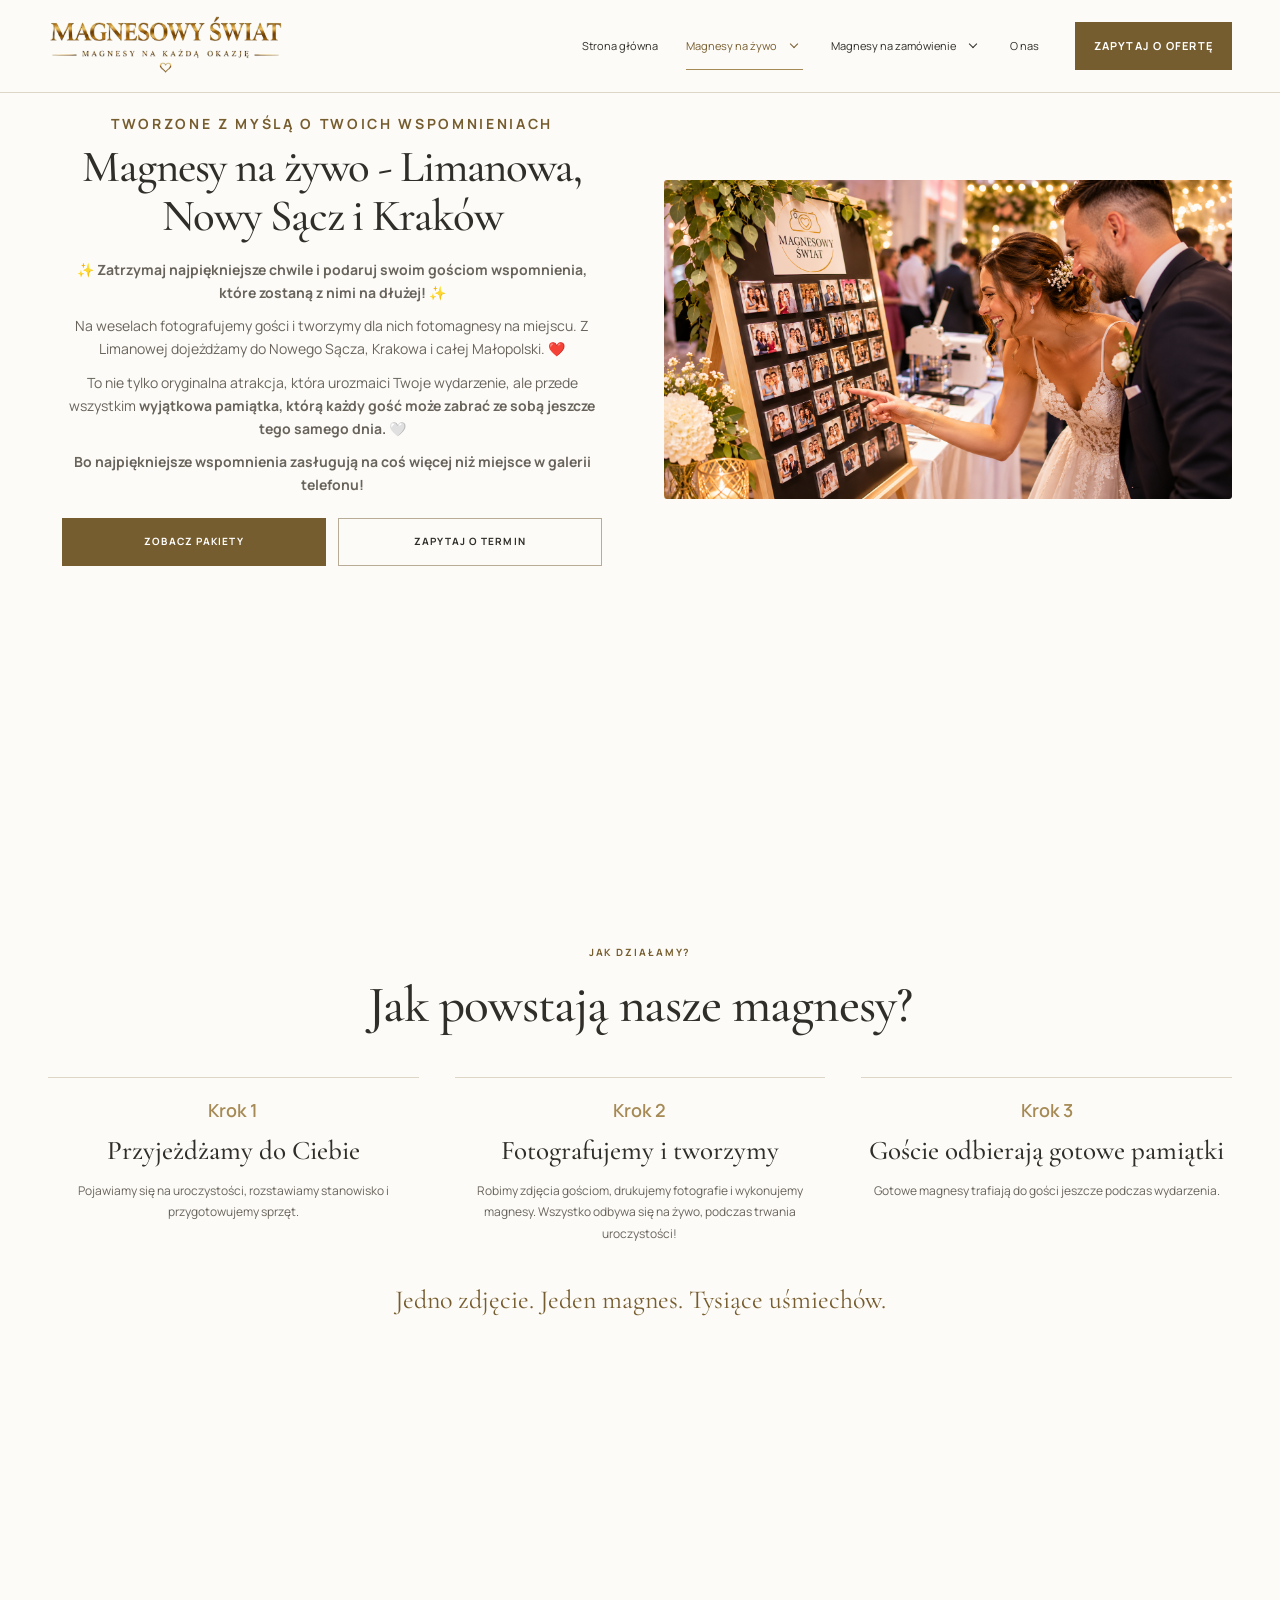
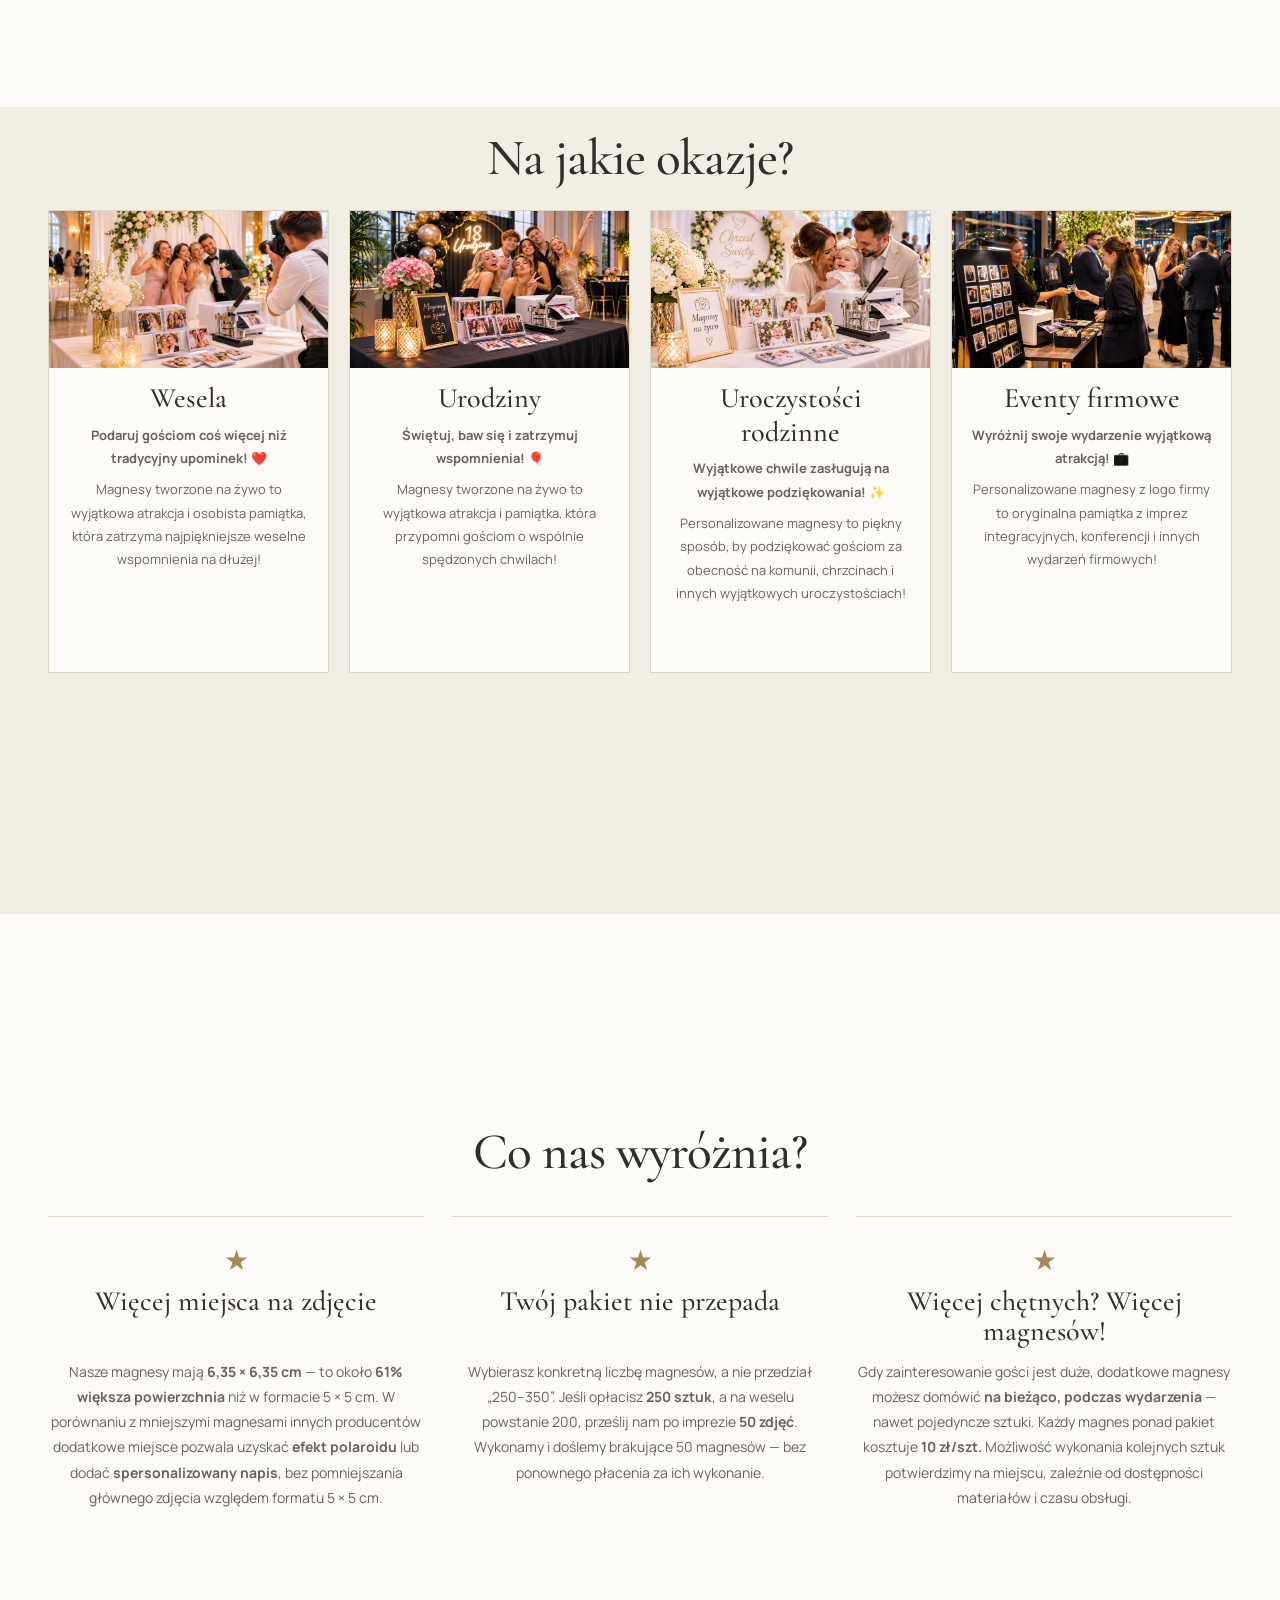
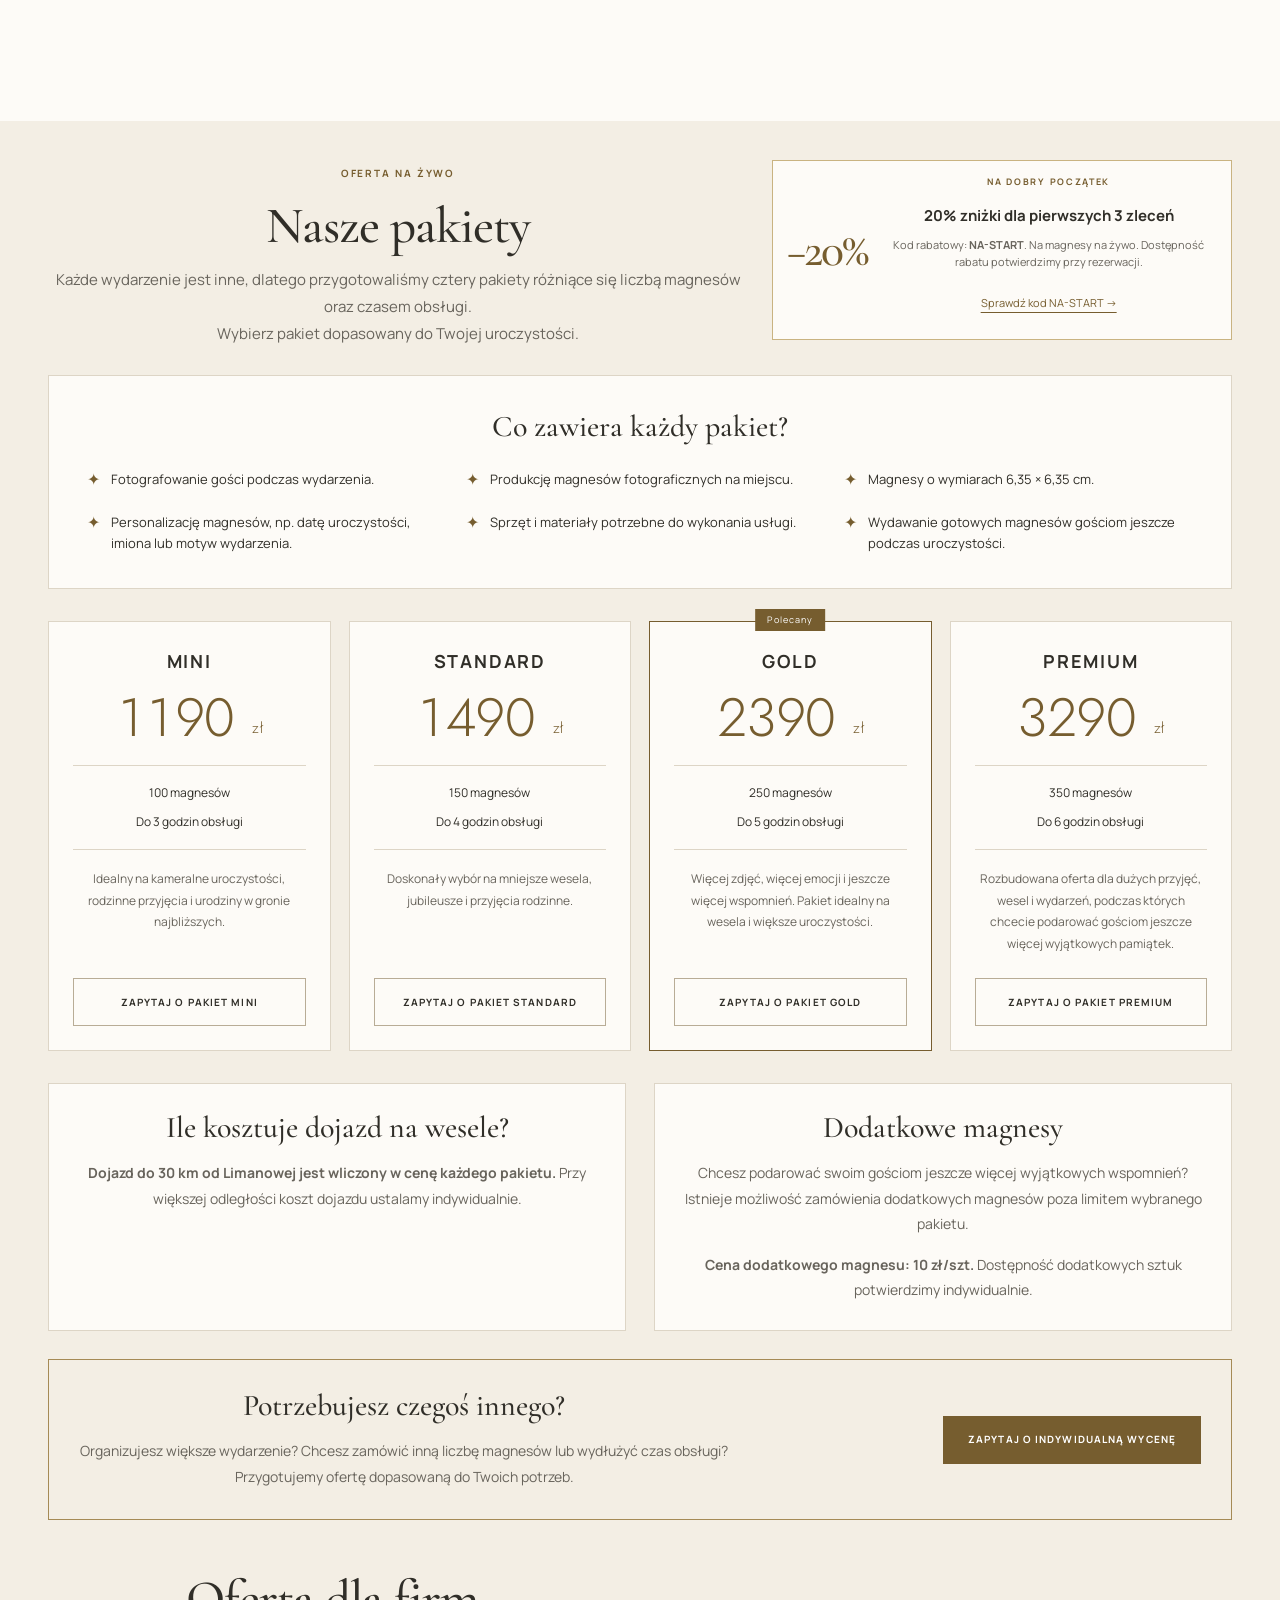
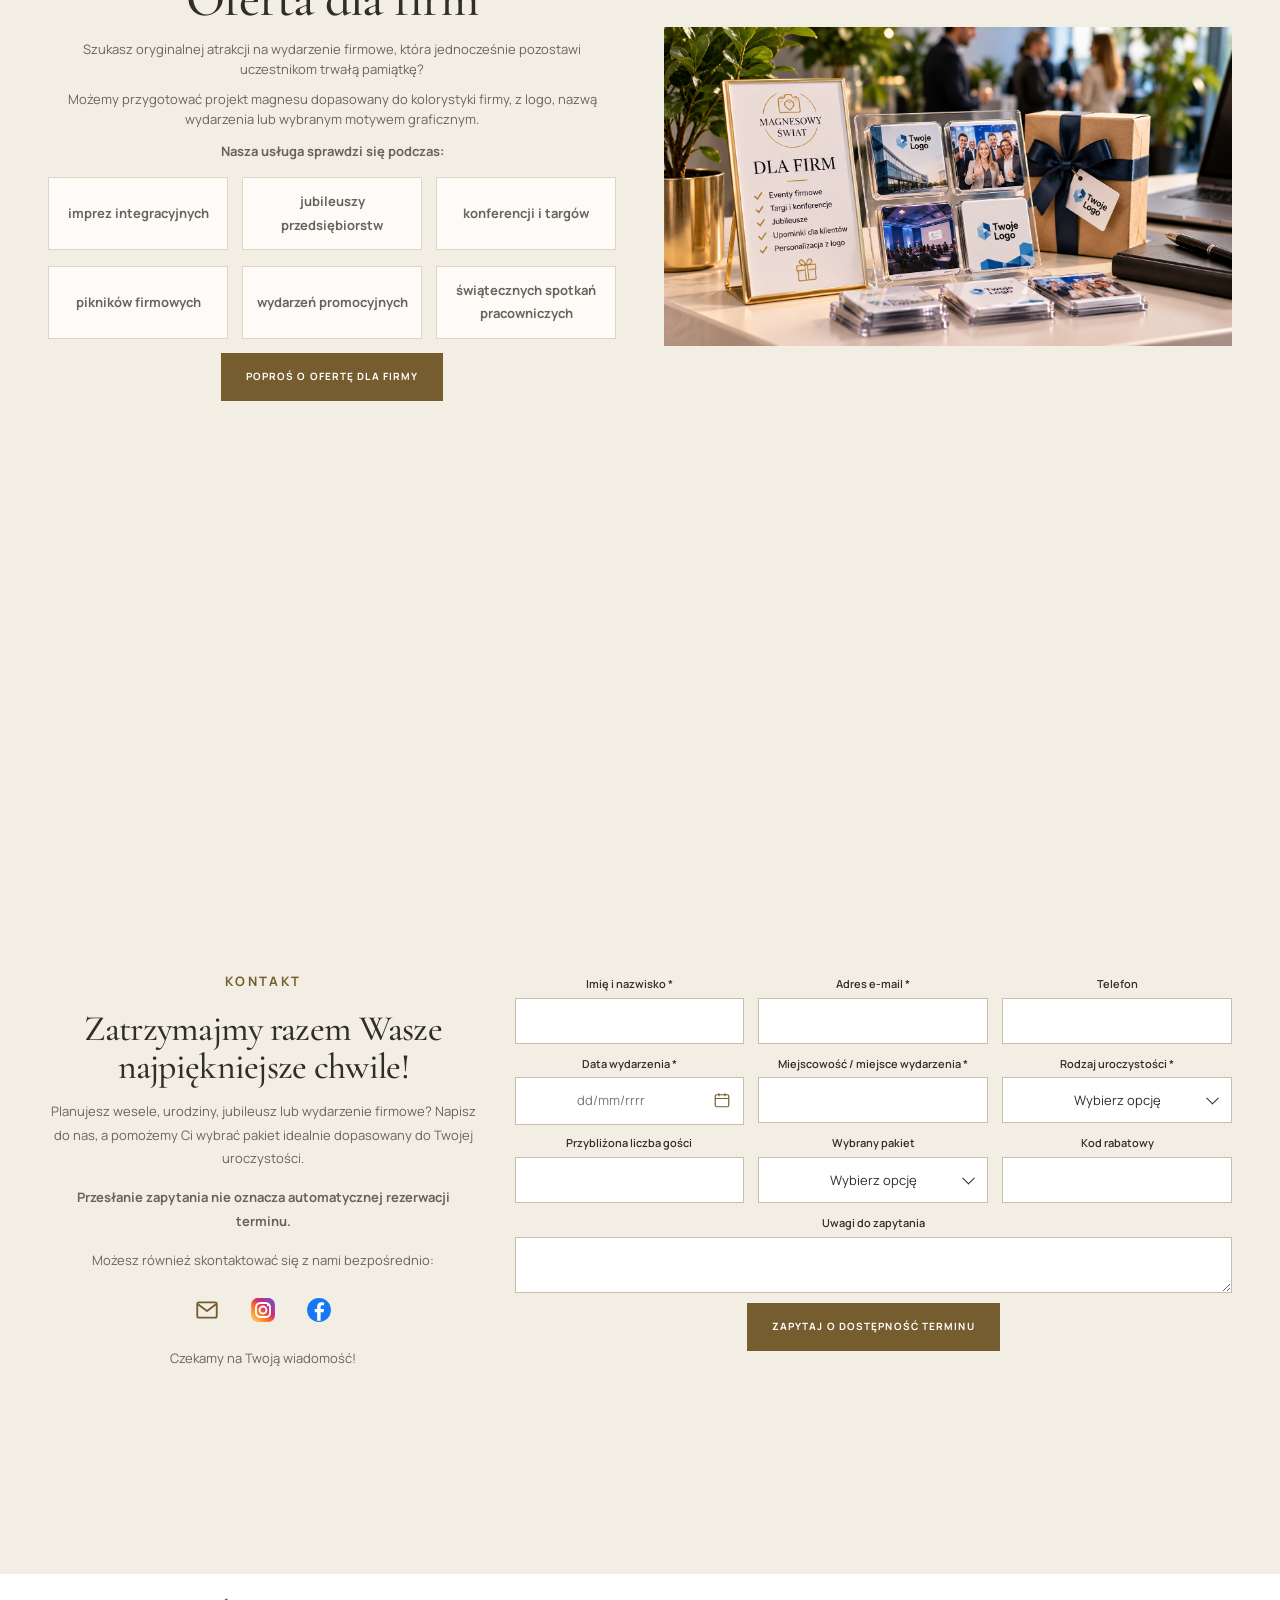
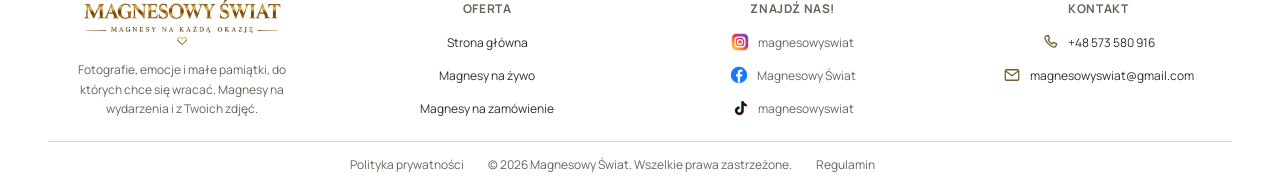
<file: magnesy-na-zywo/index.html>
<!doctype html>
<html lang="pl">
<head>
<meta charset="utf-8">
<meta name="viewport" content="width=device-width, initial-scale=1">
<title>Magnesy na żywo – wesela w Limanowej i Małopolsce | Magnesowy Świat</title>
<meta name="description" content="Fotomagnesy na wesele w Limanowej, Nowym Sączu i Krakowie. Fotografujemy gości i wykonujemy personalizowane magnesy na żywo podczas uroczystości.">
<meta name="robots" content="index, follow">
<link rel="canonical" href="https://magnesowyswiat.pl/magnesy-na-zywo/">
<script type="application/ld+json">
{
  "@context": "https://schema.org",
  "@type": "BreadcrumbList",
  "itemListElement": [
    {"@type": "ListItem", "position": 1, "name": "Magnesowy Świat", "item": "https://magnesowyswiat.pl/"},
    {"@type": "ListItem", "position": 2, "name": "Magnesy na żywo", "item": "https://magnesowyswiat.pl/magnesy-na-zywo/"}
  ]
}
</script>
<meta name="theme-color" content="#fdfbf7">
<link rel="icon" type="image/png" href="../images/magnesowy-swiat-znak.png">
<link rel="stylesheet" href="../css/style.css?v=20261119-live-hero">
<script src="../js/calendar-pl.js?v=20261108-pl-calendar" defer></script>
<script src="../js/discounts-live.js?v=20261111-separate-discounts" defer></script>
<script src="../js/script.js?v=20261119-sending-state" defer>
</script>
</head>
<body class="page-live">
<a class="skip-link" href="#main">Przejdź do treści</a>
<header class="site-header">
<div class="wrap header-inner">
<a class="brand" href="../" aria-label="Magnesowy Świat — strona główna">
<img src="../images/magnesowy-swiat-logo-poziome.png" alt="Magnesowy Świat — magnesy na każdą okazję" width="720" height="182">
</a>
<button class="menu-toggle" type="button" aria-expanded="false" aria-controls="navigation" aria-label="Otwórz menu">☰</button>
<nav id="navigation" class="main-nav" aria-label="Nawigacja główna">
<a href="../">Strona główna</a>
<details class="nav-dropdown" data-service="live"><summary><a class="nav-service-link" href="../magnesy-na-zywo/">Magnesy na żywo</a> <span class="nav-chevron" aria-hidden="true"></span></summary><div class="nav-dropdown-links"><a href="../magnesy-na-zywo/">Cała oferta na żywo</a><a href="../magnesy-na-zywo/#jak-dzialamy">Jak działamy</a><a href="../magnesy-na-zywo/#okazje">Okazje</a><a href="../magnesy-na-zywo/#wyrozniki">Co nas wyróżnia</a><a href="../magnesy-na-zywo/#pakiety">Cennik</a><a href="../magnesy-na-zywo/#oferta-firmowa">Dla firm</a><a href="../magnesy-na-zywo/#rezerwacja">Zapytaj o termin</a></div></details>
<details class="nav-dropdown" data-service="order"><summary><a class="nav-service-link" href="../magnesy-na-zamowienie/">Magnesy na zamówienie</a> <span class="nav-chevron" aria-hidden="true"></span></summary><div class="nav-dropdown-links"><a href="../magnesy-na-zamowienie/">Cała oferta na zamówienie</a><a href="../magnesy-na-zamowienie/#jak-zamowic">Jak zamówić</a><a href="../magnesy-na-zamowienie/#wyrozniki">Co nas wyróżnia</a><a href="../magnesy-na-zamowienie/#cennik">Cennik</a><a href="../magnesy-na-zamowienie/#zamowienie">Zamów magnesy</a><a href="../magnesy-na-zamowienie/#faq">Pytania i odpowiedzi</a><a href="../magnesy-na-zamowienie/#kontakt">Kontakt</a></div></details>
<a href="../#o-nas">O nas</a>
<a class="button nav-cta" href="../#kontakt">Zapytaj o ofertę</a>
</nav>
</div>
</header>
<main id="main">
<section id="oferta" class="hero hero--service hero--live hero--compact">
<div class="wrap hero-grid">
<div class="hero-copy">
<p class="eyebrow">Tworzone z myślą o Twoich wspomnieniach</p>
<h1>Magnesy na żywo - Limanowa, Nowy Sącz i Kraków</h1>
<div class="hero-story">
<p>✨ <strong>Zatrzymaj najpiękniejsze chwile i podaruj swoim gościom wspomnienia, które zostaną z nimi na dłużej!</strong> ✨</p>
<p>Na weselach fotografujemy gości i tworzymy dla nich fotomagnesy na miejscu. Z Limanowej dojeżdżamy do Nowego Sącza, Krakowa i całej Małopolski. ❤️</p>
<p>To nie tylko oryginalna atrakcja, która urozmaici Twoje wydarzenie, ale przede wszystkim <strong>wyjątkowa pamiątka, którą każdy gość może zabrać ze sobą jeszcze tego samego dnia.</strong> 🤍</p>
<p><strong>Bo najpiękniejsze wspomnienia zasługują na coś więcej niż miejsce w galerii telefonu!</strong></p>
</div>
<div class="actions">
<a class="button" href="#pakiety">Zobacz pakiety</a>
<a class="button button--outline" href="#rezerwacja">Zapytaj o termin</a>
</div>
</div>
<figure class="hero-image">
<img src="../images/magnesy-na-zywo-para-mloda.png" alt="Para młoda ogląda magnesy ze zdjęciami na tablicy — wizualizacja oferty" loading="eager" fetchpriority="high" width="1672" height="941" decoding="async">
</figure>
</div>
</section>
<section id="jak-dzialamy" class="section live-process">
<div class="wrap">
<div class="section-heading">
<p class="eyebrow">Jak działamy?</p>
<h2>Jak powstają nasze magnesy?</h2>
</div>
<div class="live-process-grid">
<article class="process-step">
<span class="number">Krok 1</span>
<h3>Przyjeżdżamy do Ciebie</h3>
<p>Pojawiamy się na uroczystości, rozstawiamy stanowisko i przygotowujemy sprzęt.</p>
</article>
<article class="process-step">
<span class="number">Krok 2</span>
<h3>Fotografujemy i tworzymy</h3>
<p>Robimy zdjęcia gościom, drukujemy fotografie i wykonujemy magnesy. Wszystko odbywa się na żywo, podczas trwania uroczystości!</p>
</article>
<article class="process-step">
<span class="number">Krok 3</span>
<h3>Goście odbierają gotowe pamiątki</h3>
<p>Gotowe magnesy trafiają do gości jeszcze podczas wydarzenia.</p>
</article>
</div>
<p class="live-closing">Jedno zdjęcie. Jeden magnes. Tysiące uśmiechów.</p>
</div>
</section>
<section id="okazje" class="section section--soft live-occasion-section">
<div class="wrap">
<div class="section-heading">
<h2>Na jakie okazje?</h2>
</div>
<div class="occasion-grid live-occasions">
<article class="occasion-card">
<img src="../images/magnesy-na-zywo-stanowisko-weselne.png" alt="Fotografowanie gości i stanowisko z magnesami na weselu — wizualizacja" loading="lazy" width="1448" height="1086" decoding="async">
<div class="occasion-card-content">
<h3>Wesela</h3>
<p>
<strong>Podaruj gościom coś więcej niż tradycyjny upominek! ❤️</strong>
</p>
<p>Magnesy tworzone na żywo to wyjątkowa atrakcja i osobista pamiątka, która zatrzyma najpiękniejsze weselne wspomnienia na dłużej!</p>
</div>
<div class="occasion-card-spacer" aria-hidden="true"></div>
</article>
<article class="occasion-card">
<img src="../images/magnesy-na-zywo-osiemnaste-urodziny.png" alt="Magnesy fotograficzne podczas osiemnastych urodzin — wizualizacja" loading="lazy" width="1672" height="941" decoding="async">
<div class="occasion-card-content">
<h3>Urodziny</h3>
<p>
<strong>Świętuj, baw się i zatrzymuj wspomnienia! 🎈</strong>
</p>
<p>Magnesy tworzone na żywo to wyjątkowa atrakcja i pamiątka, która przypomni gościom o wspólnie spędzonych chwilach!</p>
</div>
<div class="occasion-card-spacer" aria-hidden="true"></div>
</article>
<article class="occasion-card">
<img src="../images/magnesy-na-zywo-chrzest.png" alt="Rodzina i magnesy ze zdjęciami podczas chrztu świętego — wizualizacja" loading="lazy" width="1672" height="941" decoding="async">
<div class="occasion-card-content">
<h3>Uroczystości rodzinne</h3>
<p>
<strong>Wyjątkowe chwile zasługują na wyjątkowe podziękowania! ✨</strong>
</p>
<p>Personalizowane magnesy to piękny sposób, by podziękować gościom za obecność na komunii, chrzcinach i innych wyjątkowych uroczystościach!</p>
</div>
<div class="occasion-card-spacer" aria-hidden="true"></div>
</article>
<article class="occasion-card">
<img src="../images/magnesy-na-zywo-event-firmowy.png" alt="Przekazywanie magnesu ze zdjęciem podczas eventu firmowego — wizualizacja" loading="lazy" width="1672" height="941" decoding="async">
<div class="occasion-card-content">
<h3>Eventy firmowe</h3>
<p>
<strong>Wyróżnij swoje wydarzenie wyjątkową atrakcją! <span style="filter: grayscale(1) brightness(.25); display: inline-block;">💼</span></strong>
</p>
<p>Personalizowane magnesy z logo firmy to oryginalna pamiątka z imprez integracyjnych, konferencji i innych wydarzeń firmowych!</p>
</div>
<div class="occasion-card-spacer" aria-hidden="true"></div>
</article>
</div>
</div>
</section>
<section id="wyrozniki" class="section live-differences">
<div class="wrap">
<div class="section-heading">
<h2>Co nas wyróżnia?</h2>
</div>
<div class="live-benefits">
<article class="benefit">
<span class="benefit-star" aria-hidden="true">★</span>
<h3>Więcej miejsca na zdjęcie</h3>
<p>Nasze magnesy mają <strong>6,35 × 6,35 cm</strong> — to około <strong>61% większa powierzchnia</strong> niż w formacie 5 × 5 cm. W porównaniu z mniejszymi magnesami innych producentów dodatkowe miejsce pozwala uzyskać <strong>efekt polaroidu</strong> lub dodać <strong>spersonalizowany napis</strong>, bez pomniejszania głównego zdjęcia względem formatu 5 × 5 cm.</p>
</article>
<article class="benefit">
<span class="benefit-star" aria-hidden="true">★</span>
<h3>Twój pakiet nie przepada</h3>
<p>Wybierasz konkretną liczbę magnesów, a nie przedział „250–350”. Jeśli opłacisz <strong>250 sztuk</strong>, a na weselu powstanie 200, prześlij nam po imprezie <strong>50 zdjęć</strong>. Wykonamy i doślemy brakujące 50 magnesów — bez ponownego płacenia za ich wykonanie.</p>
</article>
<article class="benefit">
<span class="benefit-star" aria-hidden="true">★</span>
<h3>Więcej chętnych? Więcej magnesów!</h3>
<p>Gdy zainteresowanie gości jest duże, dodatkowe magnesy możesz domówić <strong>na bieżąco, podczas wydarzenia</strong> — nawet pojedyncze sztuki. Każdy magnes ponad pakiet kosztuje <strong>10&nbsp;zł/szt.</strong> Możliwość wykonania kolejnych sztuk potwierdzimy na miejscu, zależnie od dostępności materiałów i czasu obsługi.</p>
</article>
</div>
</div>
</section>
<section id="pakiety" class="section section--soft">
<div class="wrap">
<div class="pricing-intro">
<div class="section-heading">
<p class="eyebrow">Oferta na żywo</p>
<h2>Nasze pakiety</h2>
<p>Każde wydarzenie jest inne, dlatego przygotowaliśmy cztery pakiety różniące się liczbą magnesów oraz czasem obsługi.<br>Wybierz pakiet dopasowany do Twojej uroczystości.</p>
</div>
<aside class="launch-offer" aria-label="Promocja na pierwsze zlecenia">
<strong class="launch-discount">−20%</strong>
<div>
<p class="eyebrow">Na dobry początek</p>
<p class="launch-title">20% zniżki dla pierwszych 3 zleceń</p>
<p class="launch-description">Kod rabatowy: <strong>NA-START</strong>. Na magnesy na żywo. Dostępność rabatu potwierdzimy przy rezerwacji.</p>
<button class="text-link" type="button" data-launch-code="NA-START">Sprawdź kod NA-START →</button>
</div>
</aside>
</div>
<div class="package-includes">
          <h3>Co zawiera każdy pakiet?</h3>
          <ul class="inclusions-grid">
            <li>
<span class="inclusion-icon" aria-hidden="true">✦</span>
<span>Fotografowanie gości podczas wydarzenia.</span>
</li>
            <li>
<span class="inclusion-icon" aria-hidden="true">✦</span>
<span>Produkcję magnesów fotograficznych na miejscu.</span>
</li>
            <li>
<span class="inclusion-icon" aria-hidden="true">✦</span>
<span>Magnesy o wymiarach 6,35 × 6,35 cm.</span>
</li>
            <li>
<span class="inclusion-icon" aria-hidden="true">✦</span>
<span>Personalizację magnesów, np. datę uroczystości, imiona lub motyw wydarzenia.</span>
</li>
            <li>
<span class="inclusion-icon" aria-hidden="true">✦</span>
<span>Sprzęt i materiały potrzebne do wykonania usługi.</span>
</li>
            <li>
<span class="inclusion-icon" aria-hidden="true">✦</span>
<span>Wydawanie gotowych magnesów gościom jeszcze podczas uroczystości.</span>
</li>
          </ul>

</div>
<div class="pricing-grid">
<article class="price-card ">
<h3>Mini</h3>
<div class="price price--mini">1190 <small>zł</small>
</div>
<ul>
<li>100 magnesów</li>
<li>Do 3 godzin obsługi</li>
</ul>
<p>Idealny na kameralne uroczystości, rodzinne przyjęcia i urodziny w gronie najbliższych.</p>
<a class="button button--outline" data-package="Mini" href="#rezerwacja">Zapytaj o pakiet MINI</a>
</article>
<article class="price-card ">
<h3>Standard</h3>
<div class="price">1490 <small>zł</small>
</div>
<ul>
<li>150 magnesów</li>
<li>Do 4 godzin obsługi</li>
</ul>
<p>Doskonały wybór na mniejsze wesela, jubileusze i przyjęcia rodzinne.</p>
<a class="button button--outline" data-package="Standard" href="#rezerwacja">Zapytaj o pakiet STANDARD</a>
</article>
<article class="price-card price-card--featured">
<span class=price-tag>Polecany</span>
<h3>Gold</h3>
<div class="price">2390 <small>zł</small>
</div>
<ul>
<li>250 magnesów</li>
<li>Do 5 godzin obsługi</li>
</ul>
<p>Więcej zdjęć, więcej emocji i jeszcze więcej wspomnień. Pakiet idealny na wesela i większe uroczystości.</p>
<a class="button button--outline" data-package="Gold" href="#rezerwacja">Zapytaj o pakiet GOLD</a>
</article>
<article class="price-card ">
<h3>Premium</h3>
<div class="price">3290 <small>zł</small>
</div>
<ul>
<li>350 magnesów</li>
<li>Do 6 godzin obsługi</li>
</ul>
<p>Rozbudowana oferta dla dużych przyjęć, wesel i wydarzeń, podczas których chcecie podarować gościom jeszcze więcej wyjątkowych pamiątek.</p>
<a class="button button--outline" data-package="Premium" href="#rezerwacja">Zapytaj o pakiet PREMIUM</a>
</article>
</div>
<div class="live-package-extras">
<article>
<h3>Ile kosztuje dojazd na wesele?</h3>
<p>
<strong>Dojazd do 30 km od Limanowej jest wliczony w cenę każdego pakietu.</strong> Przy większej odległości koszt dojazdu ustalamy indywidualnie.</p>
</article>
<article>
<h3>Dodatkowe magnesy</h3>
<p>Chcesz podarować swoim gościom jeszcze więcej wyjątkowych wspomnień? Istnieje możliwość zamówienia dodatkowych magnesów poza limitem wybranego pakietu.</p>
<p><strong>Cena dodatkowego magnesu: 10&nbsp;zł/szt.</strong> Dostępność dodatkowych sztuk potwierdzimy indywidualnie.</p>
</article>
</div>
<aside class="live-custom-offer">
<div>
<h3>Potrzebujesz czegoś innego?</h3>
<p>Organizujesz większe wydarzenie? Chcesz zamówić inną liczbę magnesów lub wydłużyć czas obsługi? Przygotujemy ofertę dopasowaną do Twoich potrzeb.</p>
</div>
<a class="button" data-package="Oferta indywidualna" href="#rezerwacja">Zapytaj o indywidualną wycenę</a>
</aside>
</div>
</section>
<section id="oferta-firmowa" class="section section--soft">
<div class="wrap">
<div class="live-business">
<div>
<div class="section-heading">
<h2>Oferta dla firm</h2>
</div>
<p>Szukasz oryginalnej atrakcji na wydarzenie firmowe, która jednocześnie pozostawi uczestnikom trwałą pamiątkę?</p>
<p>Możemy przygotować projekt magnesu dopasowany do kolorystyki firmy, z logo, nazwą wydarzenia lub wybranym motywem graficznym.</p>
<div class="business-occasions">
<p><strong>Nasza usługa sprawdzi się podczas:</strong></p>
<ul>
<li><a href="#rezerwacja" data-event="Impreza integracyjna"><strong>imprez integracyjnych</strong></a></li>
<li><a href="#rezerwacja" data-event="Jubileusz przedsiębiorstwa"><strong>jubileuszy przedsiębiorstw</strong></a></li>
<li><a href="#rezerwacja" data-event="Konferencja / targi"><strong>konferencji i targów</strong></a></li>
<li><a href="#rezerwacja" data-event="Piknik firmowy"><strong>pikników firmowych</strong></a></li>
<li><a href="#rezerwacja" data-event="Wydarzenie promocyjne"><strong>wydarzeń promocyjnych</strong></a></li>
<li><a href="#rezerwacja" data-event="Świąteczne spotkanie pracownicze"><strong>świątecznych spotkań pracowniczych</strong></a></li>
</ul>
</div>
<div class="actions">
<a class="button" data-package="Oferta indywidualna" href="#rezerwacja">Poproś o ofertę dla firmy</a>
</div>
</div>
<figure>
<img src="../images/magnesy-firmowe-z-logo.png" alt="Magnesy ze zdjęciami i logo firmy oraz upominek firmowy — wizualizacja oferty" width="1672" height="941" loading="lazy" decoding="async">
</figure>
</div>
</div>
</section>
<section class="section section--soft" id=rezerwacja>
<div class="wrap">
<div class="form-layout">
<div class="form-intro">
<p class="eyebrow">Kontakt</p>
<h2>Zatrzymajmy razem Wasze najpiękniejsze chwile!</h2>
<p>Planujesz wesele, urodziny, jubileusz lub wydarzenie firmowe? Napisz do nas, a pomożemy Ci wybrać pakiet idealnie dopasowany do Twojej uroczystości.</p>
<p>
<strong>Przesłanie zapytania nie oznacza automatycznej rezerwacji terminu.</strong>
</p>
<p>Możesz również skontaktować się z nami bezpośrednio:</p>
<ul class="live-contact-links">
<li>
<a class="contact-icon-link" href="mailto:magnesowyswiat@gmail.com" aria-label="Napisz: magnesowyswiat@gmail.com"><svg class="contact-icon" width="18" height="18" viewBox="0 0 24 24" fill="none" aria-hidden="true" focusable="false"><rect x="3" y="5" width="18" height="14" rx="1.5" stroke="currentColor" stroke-width="1.7"/><path d="m4 7 8 6 8-6" stroke="currentColor" stroke-width="1.7" stroke-linecap="round" stroke-linejoin="round"/></svg></a>
</li>
<li>
<a class="contact-icon-link" href="https://www.instagram.com/magnesowyswiat/" target="_blank" rel="noopener noreferrer" aria-label="Instagram: magnesowyswiat"><svg class="social-icon" width="18" height="18" fill="none" viewBox="0 0 24 24" aria-hidden="true" focusable="false"><defs><linearGradient id="contact-instagram-gradient" x1="0" y1="1" x2="1" y2="0"><stop stop-color="#FEDA75"/><stop offset=".35" stop-color="#FA7E1E"/><stop offset=".6" stop-color="#D62976"/><stop offset="1" stop-color="#4F5BD5"/></linearGradient></defs><rect x="1" y="1" width="22" height="22" rx="6" fill="url(#contact-instagram-gradient)" stroke="none"/><rect x="5.5" y="5.5" width="13" height="13" rx="4" stroke="#fff" stroke-width="1.7"/><circle cx="12" cy="12" r="3.2" stroke="#fff" stroke-width="1.7"/><circle cx="16.5" cy="7.5" r="1" fill="#fff" stroke="none"/></svg></a>
</li>
<li>
<a class="contact-icon-link" href="https://www.facebook.com/profile.php?id=61595989786052" target="_blank" rel="noopener noreferrer" aria-label="Facebook: Magnesowy Świat"><svg class="social-icon" width="18" height="18" fill="none" viewBox="0 0 24 24" aria-hidden="true" focusable="false"><circle cx="12" cy="12" r="11" fill="#1877F2" stroke="none"/><path d="M13.5 22v-8h2.7l.4-3h-3.1V9.2c0-.9.3-1.5 1.6-1.5h1.6V5a20 20 0 0 0-2.4-.2c-2.4 0-4 1.5-4 4.1V11H8v3h2.3v8Z" fill="#fff" stroke="none"/></svg></a>
</li>
</ul>
<p>Czekamy na Twoją wiadomość!</p>
</div>
<form data-inquiry="live" action="https://formsubmit.co/magnesowyswiat@gmail.com" method="POST" accept-charset="UTF-8">
<input type="hidden" name="_subject" value="[NA ŻYWO] Zapytanie o termin | Magnesowy Świat">
<input type="hidden" name="Rodzaj zapytania" value="Magnesy na żywo">
<input type="hidden" name="_template" value="table">
<input type="hidden" name="_captcha" value="false">
<input type="hidden" name="_url" value="https://magnesowyswiat.pl/magnesy-na-zywo/">
<input type="hidden" name="_next" value="https://magnesowyswiat.pl/magnesy-na-zywo/?wyslano=1#rezerwacja">
<input type="text" name="_honey" tabindex="-1" autocomplete="off" aria-hidden="true" style="display:none">
<div class="form-grid">
<div class="field ">
<label for="f-name">Imię i nazwisko *</label>
<input id="f-name" name="Imię i nazwisko" required type="text" autocomplete="name">
</div>
<div class="field ">
<label for="f-email">Adres e-mail *</label>
<input id="f-email" name="email" required type="email" autocomplete="email">
</div>
<div class="field ">
<label for="f-phone">Telefon</label>
<input id="f-phone" name="Numer telefonu" type="tel" autocomplete="tel">
</div>
<div class="field ">
<label for="f-date">Data wydarzenia *</label>
<div class="date-input">
<input id="f-date" name="Data wydarzenia" required type="text" inputmode="numeric" placeholder="dd/mm/rrrr" pattern="[0-9]{2}/[0-9]{2}/[0-9]{4}" maxlength="10" autocomplete="off" title="Wpisz datę w formacie dd/mm/rrrr">
<button id="date-picker-button" type="button" class="date-picker-button" aria-label="Wybierz datę z kalendarza" disabled>
<svg width="18" height="18" viewBox="0 0 24 24" fill="none" stroke="currentColor" stroke-width="1.6" aria-hidden="true">
<rect x="3" y="5" width="18" height="16" rx="2"/>
<path d="M3 10h18M8 3v4M16 3v4"/>
</svg>
</button>
<input id="date-picker" type="hidden">
</div>
</div>
<div class="field ">
<label for="f-city">Miejscowość / miejsce wydarzenia *</label>
<input id="f-city" name="Miejscowość" required type="text">
</div>
<div class="field ">
<label for="f-event">Rodzaj uroczystości *</label>
<select id="f-event" name="Rodzaj wydarzenia" required>
<option value="">Wybierz opcję</option>
<option>Wesele</option>
<option>Urodziny / osiemnastka</option>
<option>Jubileusz</option>
<option>Event firmowy</option>
<option>Impreza integracyjna</option>
<option>Jubileusz przedsiębiorstwa</option>
<option>Konferencja / targi</option>
<option>Piknik firmowy</option>
<option>Wydarzenie promocyjne</option>
<option>Świąteczne spotkanie pracownicze</option>
<option>Inna uroczystość</option>
</select>
</div>
<div class="field ">
<label for="f-guests">Przybliżona liczba gości</label>
<input id="f-guests" name="Liczba gości" type="number" min="1" max="10000">
</div>
<div class="field ">
<label for="f-package">Wybrany pakiet</label>
<select id="f-package" name="Wybrany pakiet">
<option value="">Wybierz opcję</option>
<option>Mini</option>
<option>Standard</option>
<option>Gold</option>
<option>Premium</option>
<option>Oferta indywidualna</option>
</select>
</div>
<div class="field">
<label for="f-discount-code">Kod rabatowy</label>
<input id="f-discount-code" name="Kod rabatowy" type="text" maxlength="100" spellcheck="false" aria-describedby="discount-status">
</div>
<div class="discount-feedback field--full">
<p id="discount-status" class="field-hint" role="status"></p>
</div>
<div class="field field--full">
<label for="f-message">Uwagi do zapytania</label>
<textarea id="f-message" name="Wiadomość" rows="2" maxlength="5000">
</textarea>
</div>
<div class="field--full">
<button class="button" type="submit">ZAPYTAJ O DOSTĘPNOŚĆ TERMINU</button>
<p class="form-status" role="status">
</p>
</div>
</div>
</form>
</div>
</div>
</section>
</main>
<footer class="site-footer">
<div class="wrap">
<div class="footer-grid">
<div class="footer-brand">
<a href="../">
<img src="../images/magnesowy-swiat-logo-poziome.png" alt="Magnesowy Świat" width="720" height="182" loading="lazy">
</a>
<p>Fotografie, emocje i małe pamiątki, do których chce się wracać. Magnesy na wydarzenia i z Twoich zdjęć.</p>
</div>
<div>
<p class="footer-heading">Oferta</p>
<div class="footer-links">
<a href="../">Strona główna</a>
<a href="../magnesy-na-zywo/">Magnesy na żywo</a>
<a href="../magnesy-na-zamowienie/">Magnesy na zamówienie</a>
</div>
</div>
<div>
<p class="footer-heading">Znajdź nas!</p>
<div class="footer-links">
<a class="social-link" href="https://www.instagram.com/magnesowyswiat" aria-label="Instagram: magnesowyswiat" target="_blank" rel="noopener noreferrer">
<svg class="social-icon" width="18" height="18" fill="none" viewBox="0 0 24 24" aria-hidden="true" focusable="false"><defs><linearGradient id="footer-instagram-gradient" x1="0" y1="1" x2="1" y2="0"><stop stop-color="#FEDA75"/><stop offset=".35" stop-color="#FA7E1E"/><stop offset=".6" stop-color="#D62976"/><stop offset="1" stop-color="#4F5BD5"/></linearGradient></defs><rect x="1" y="1" width="22" height="22" rx="6" fill="url(#footer-instagram-gradient)" stroke="none"/><rect x="5.5" y="5.5" width="13" height="13" rx="4" stroke="#fff" stroke-width="1.7"/><circle cx="12" cy="12" r="3.2" stroke="#fff" stroke-width="1.7"/><circle cx="16.5" cy="7.5" r="1" fill="#fff" stroke="none"/></svg>
<span>magnesowyswiat</span>
</a>
<a class="social-link" href="https://www.facebook.com/profile.php?id=61595989786052" aria-label="Facebook: Magnesowy Świat" target="_blank" rel="noopener noreferrer">
<svg class="social-icon" width="18" height="18" fill="none" viewBox="0 0 24 24" aria-hidden="true" focusable="false"><circle cx="12" cy="12" r="11" fill="#1877F2" stroke="none"/><path d="M13.5 22v-8h2.7l.4-3h-3.1V9.2c0-.9.3-1.5 1.6-1.5h1.6V5a20 20 0 0 0-2.4-.2c-2.4 0-4 1.5-4 4.1V11H8v3h2.3v8Z" fill="#fff" stroke="none"/></svg>
<span>Magnesowy Świat</span>
</a>
<a class="social-link" href="https://www.tiktok.com/@magnesowyswiat" aria-label="TikTok: magnesowyswiat" target="_blank" rel="noopener noreferrer"><svg class="social-icon" width="18" height="18" fill="none" viewBox="0 0 24 24" aria-hidden="true" focusable="false"><g stroke="none"><path d="M14 3h2.6a4.9 4.9 0 0 0 4.1 4.1v2.7a7.5 7.5 0 0 1-4.1-1.5v7.2a5.6 5.6 0 1 1-5.6-5.6v2.8a2.8 2.8 0 1 0 2.8 2.8Z" fill="#25F4EE" transform="translate(-.7 -.2)"/><path d="M14 3h2.6a4.9 4.9 0 0 0 4.1 4.1v2.7a7.5 7.5 0 0 1-4.1-1.5v7.2a5.6 5.6 0 1 1-5.6-5.6v2.8a2.8 2.8 0 1 0 2.8 2.8Z" fill="#FE2C55" transform="translate(.7 .5)"/><path d="M14 3h2.6a4.9 4.9 0 0 0 4.1 4.1v2.7a7.5 7.5 0 0 1-4.1-1.5v7.2a5.6 5.6 0 1 1-5.6-5.6v2.8a2.8 2.8 0 1 0 2.8 2.8Z" fill="#111111" transform="translate(0 0)"/></g></svg><span>magnesowyswiat</span></a>
</div>
</div>
<div>
<p class="footer-heading">Kontakt</p>
<div class="footer-links footer-contact">
<a class="footer-contact-link" href="tel:+48573580916" aria-label="Zadzwoń: +48 573 580 916"><svg class="contact-icon" width="18" height="18" viewBox="0 0 24 24" fill="none" aria-hidden="true" focusable="false"><path d="M7.2 3.8 9.5 3l2 4.5-2.1 1.7a15 15 0 0 0 5.4 5.4l1.7-2.1 4.5 2-.8 2.3a3 3 0 0 1-3.3 1.9A18.2 18.2 0 0 1 5.3 7.1a3 3 0 0 1 1.9-3.3Z" stroke="currentColor" stroke-width="1.7" stroke-linecap="round" stroke-linejoin="round"/></svg><span>+48 573 580 916</span></a>
<a class="footer-contact-link" href="mailto:magnesowyswiat@gmail.com" aria-label="Napisz: magnesowyswiat@gmail.com"><svg class="contact-icon" width="18" height="18" viewBox="0 0 24 24" fill="none" aria-hidden="true" focusable="false"><rect x="3" y="5" width="18" height="14" rx="1.5" stroke="currentColor" stroke-width="1.7"/><path d="m4 7 8 6 8-6" stroke="currentColor" stroke-width="1.7" stroke-linecap="round" stroke-linejoin="round"/></svg><span>magnesowyswiat@gmail.com</span></a>
</div>
</div>
</div>
<div class="footer-bottom">
<a class="footer-button" href="../polityka-prywatnosci.pdf" target="_blank" rel="noopener noreferrer" aria-label="Polityka prywatności (PDF, otwiera się w nowej karcie)">Polityka prywatności</a>
<span class="footer-copyright">© 2026 Magnesowy Świat. Wszelkie prawa zastrzeżone.</span>
<a class="footer-button" href="../regulamin.pdf" target="_blank" rel="noopener noreferrer" aria-label="Regulamin (PDF, otwiera się w nowej karcie)">Regulamin</a>
</div>
</div>
</footer>
<dialog id="info-dialog" aria-labelledby="info-title">
<div class="dialog-top">
<h2 id="info-title">Informacje</h2>
<button class="dialog-close" data-close aria-label="Zamknij">×</button>
</div>
<div class="dialog-body" id="info-body">
</div>
</dialog>
<dialog class="lightbox" id="lightbox" aria-label="Powiększenie fotografii">
<div class="dialog-top">
<span>Inspiracje fotograficzne</span>
<button class="dialog-close" data-close aria-label="Zamknij zdjęcie">×</button>
</div>
<img id="lightbox-image" alt="">
<p class="lightbox-caption" id="lightbox-caption">
</p>
</dialog>
<noscript>
<style>form[data-inquiry="order"]{display:none}@media(max-width:980px){.main-nav{display:flex;position:static;flex-wrap:wrap}.menu-toggle{display:none}.header-inner{flex-wrap:wrap}.site-header{position:static;height:auto}}</style>
<p class="wrap">Formularz zapytania o termin działa również bez JavaScript. Możesz napisać na magnesowyswiat@gmail.com.</p>
</noscript>
</body>
</html>
</file>
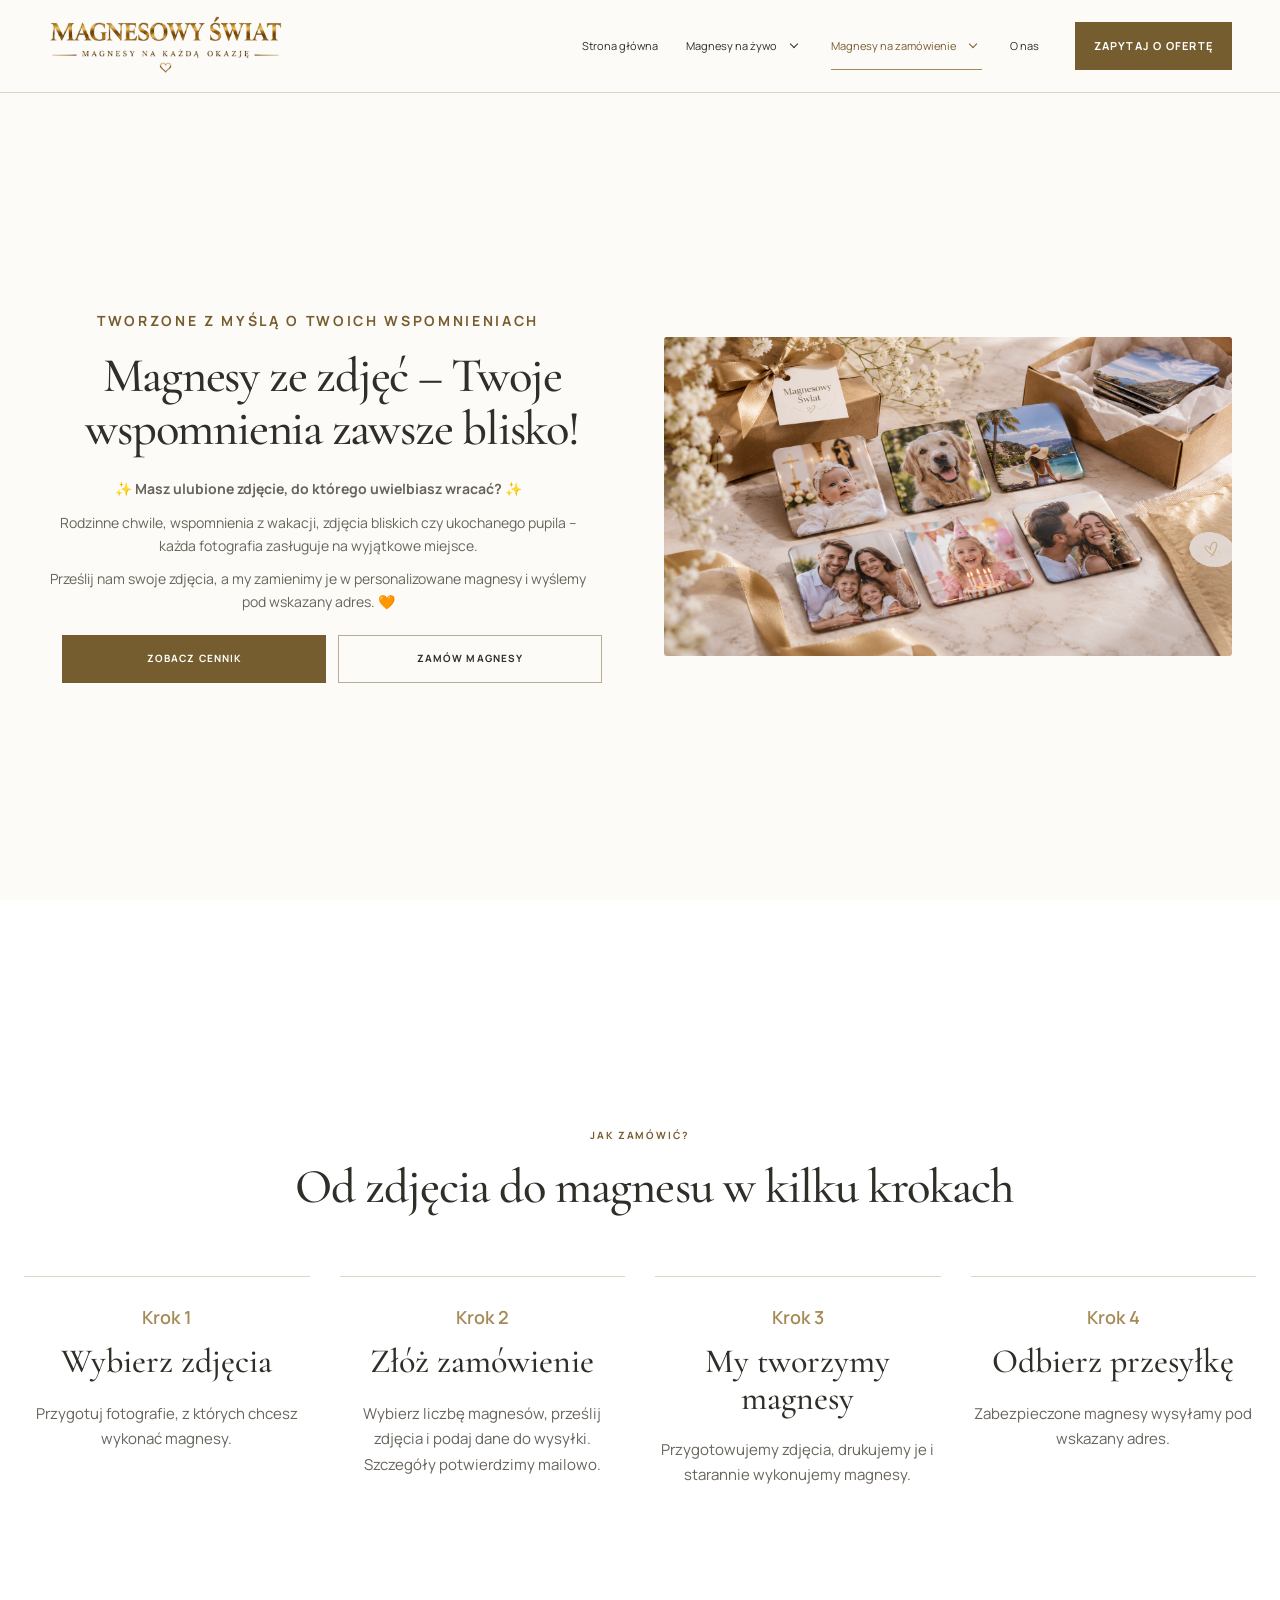
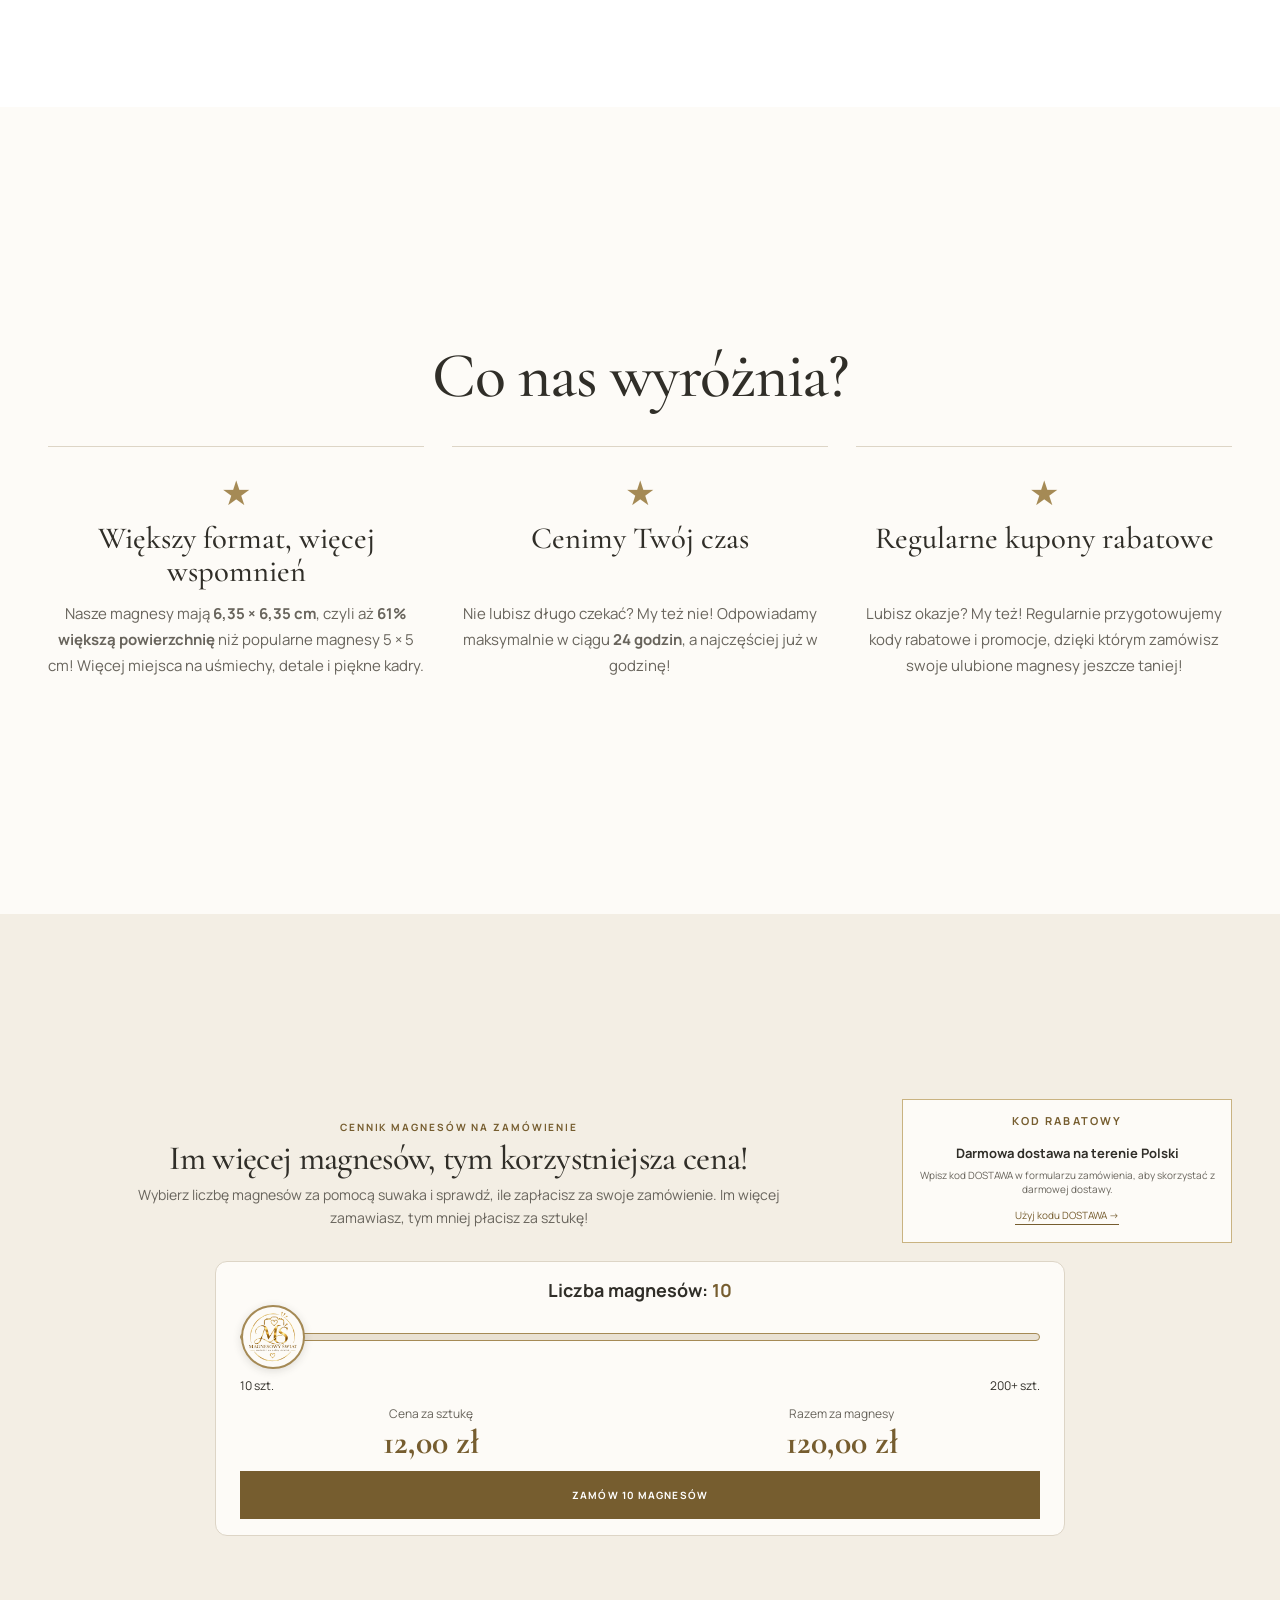
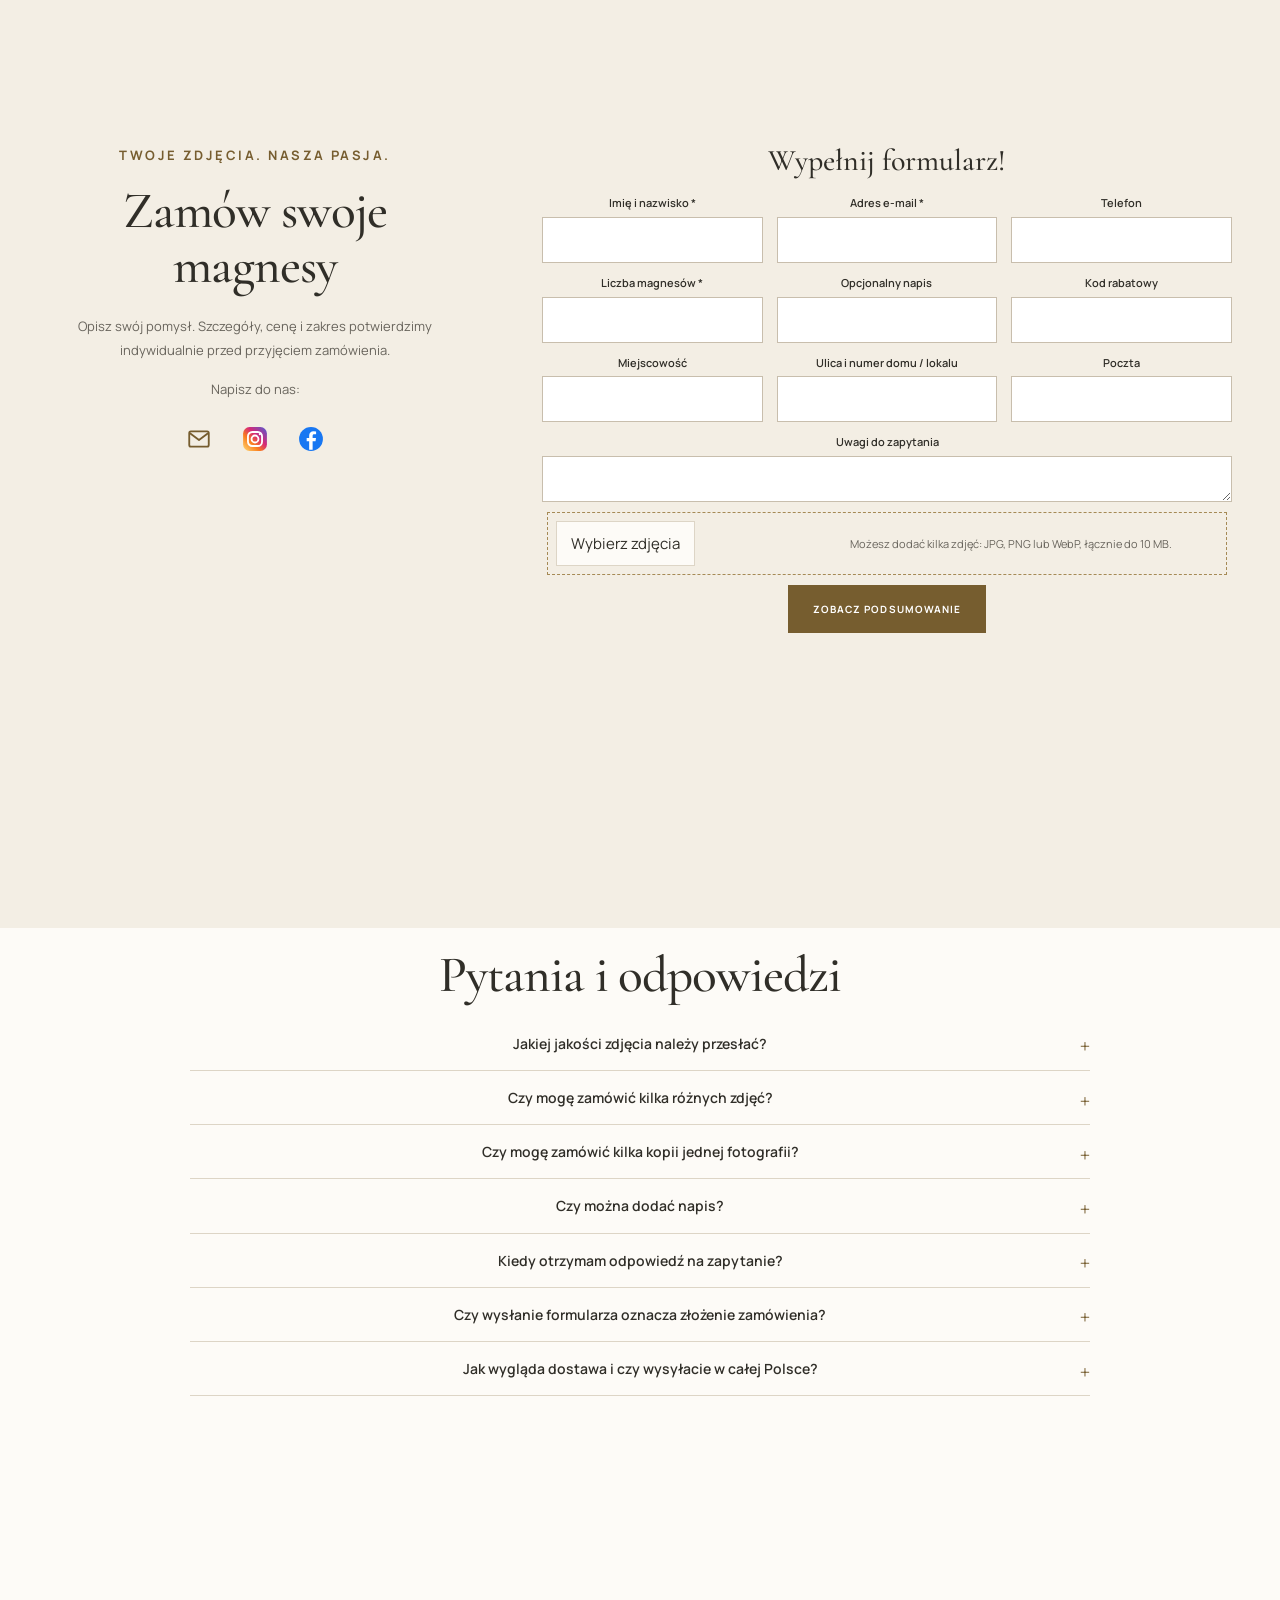
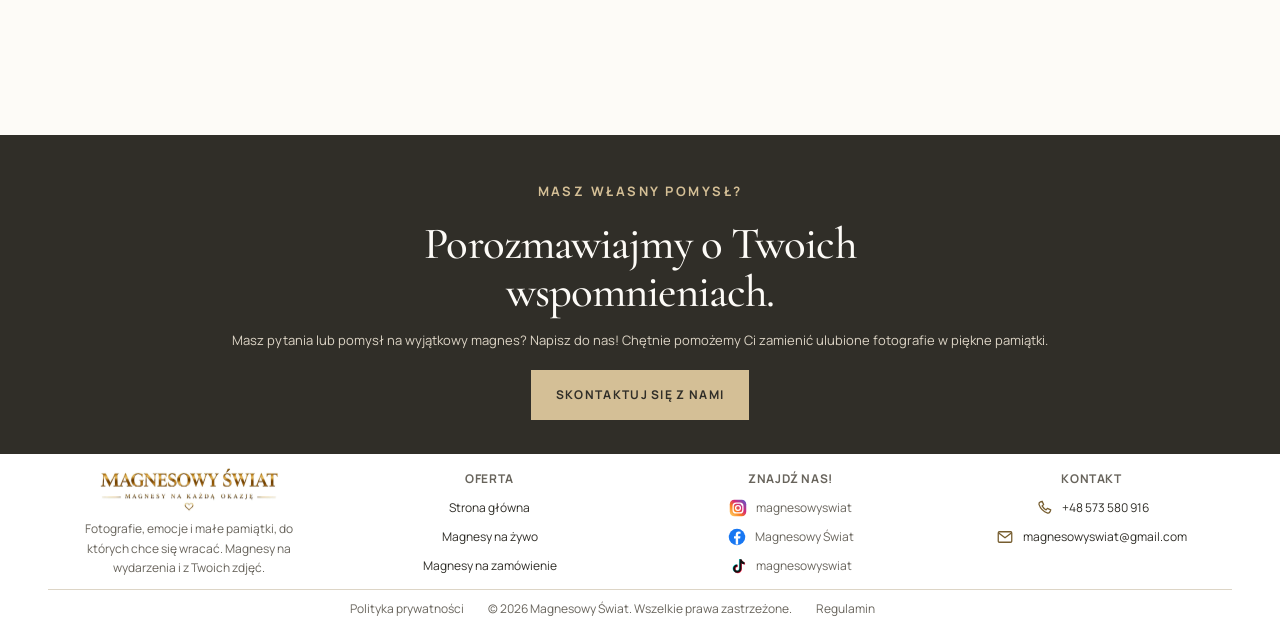
<file: magnesy-na-zamowienie.html>
<!doctype html><html lang="pl"><head><meta charset="utf-8"><meta name="viewport" content="width=device-width,initial-scale=1"><title>Magnesowy Świat</title><link rel="canonical" href="https://magnesowyswiat.pl/magnesy-na-zamowienie/"><script>location.replace("magnesy-na-zamowienie/" + location.search + location.hash);</script><meta http-equiv="refresh" content="0;url=magnesy-na-zamowienie/"></head><body><p><a href="magnesy-na-zamowienie/">Przejdź do oferty</a></p></body></html>
</file>
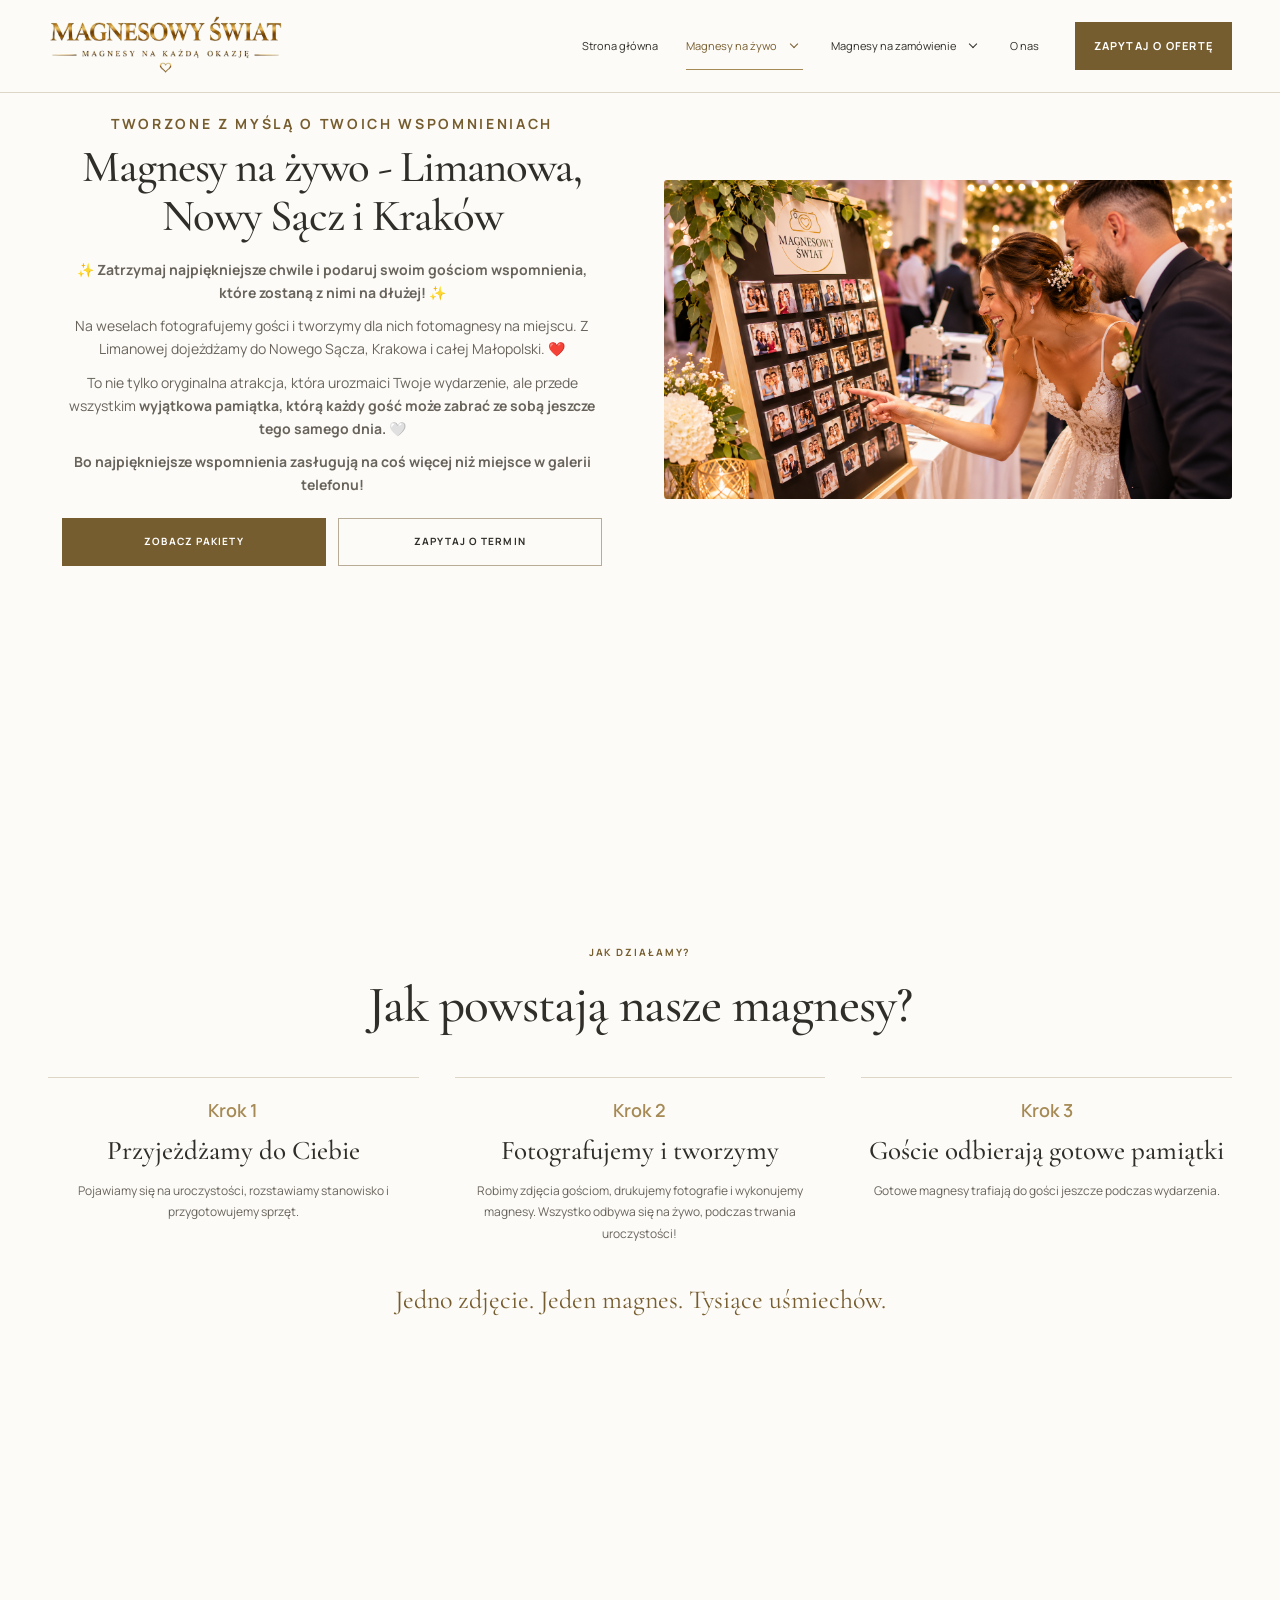
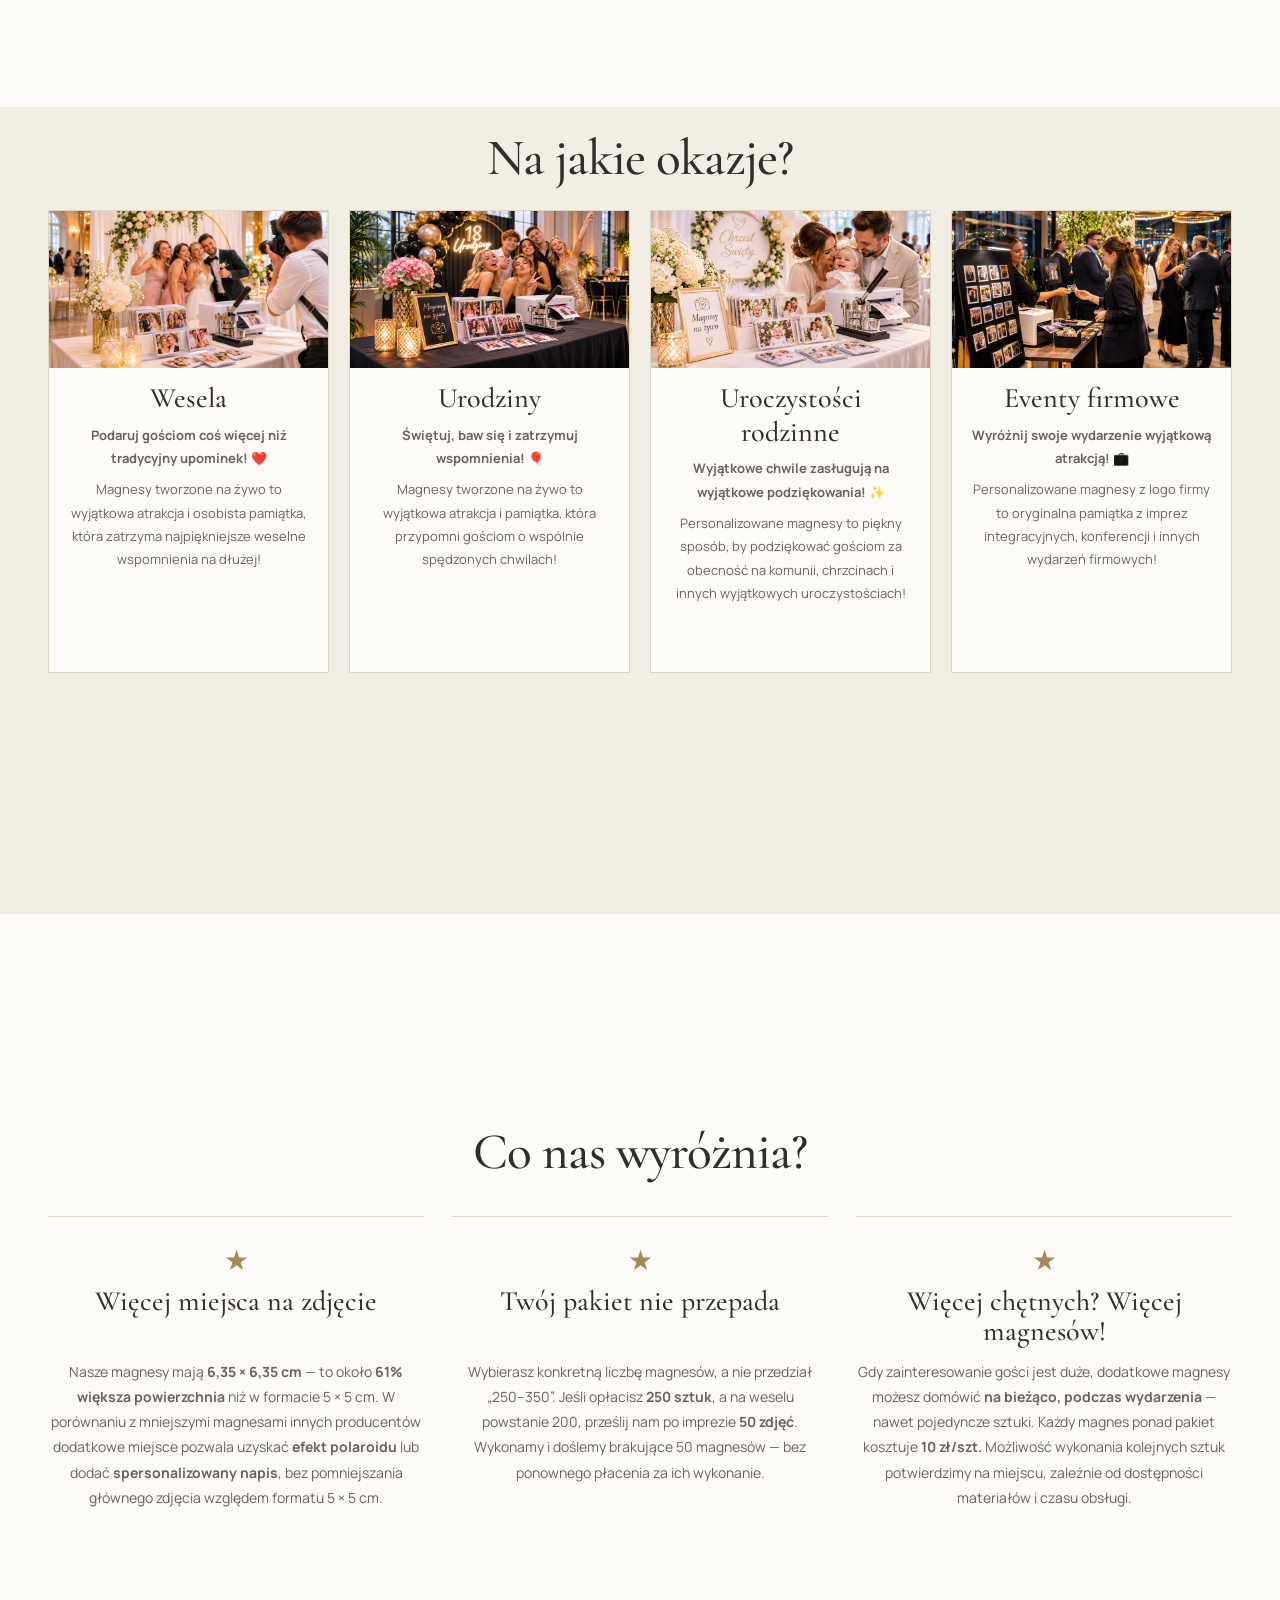
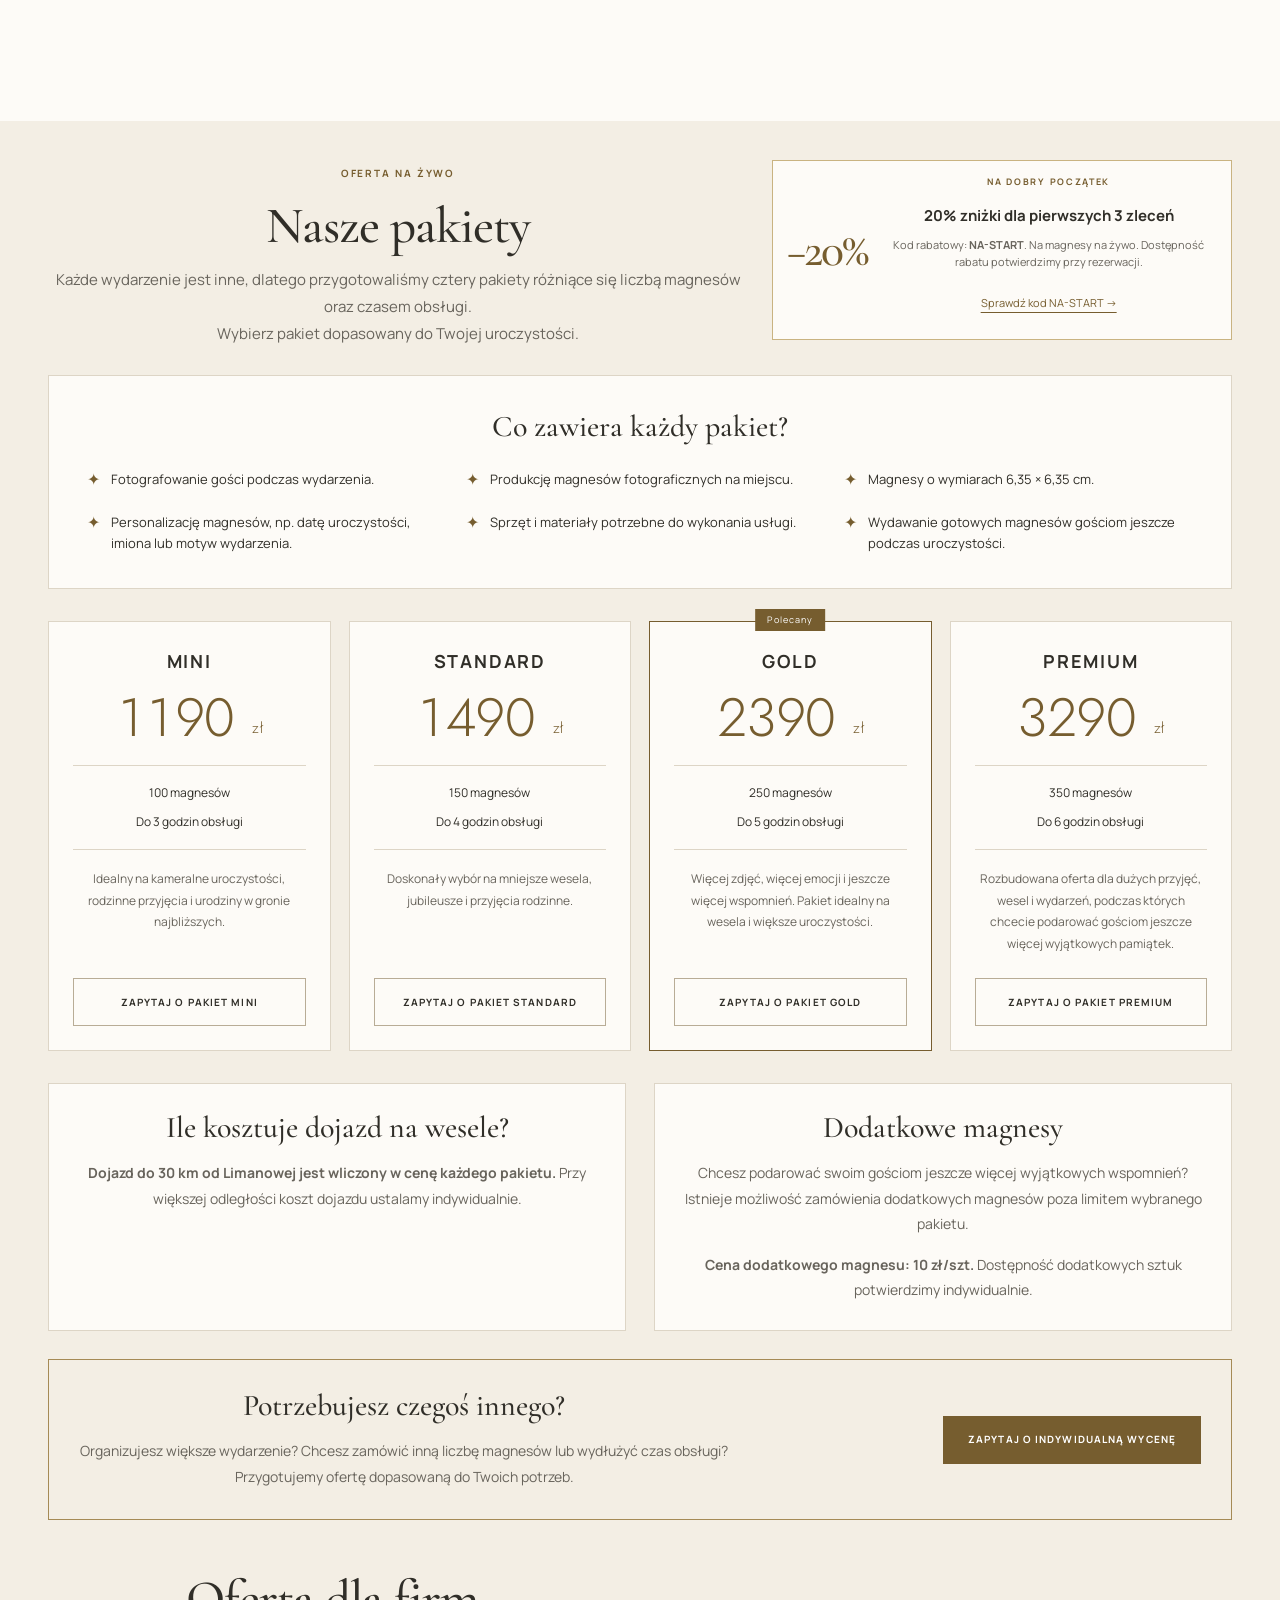
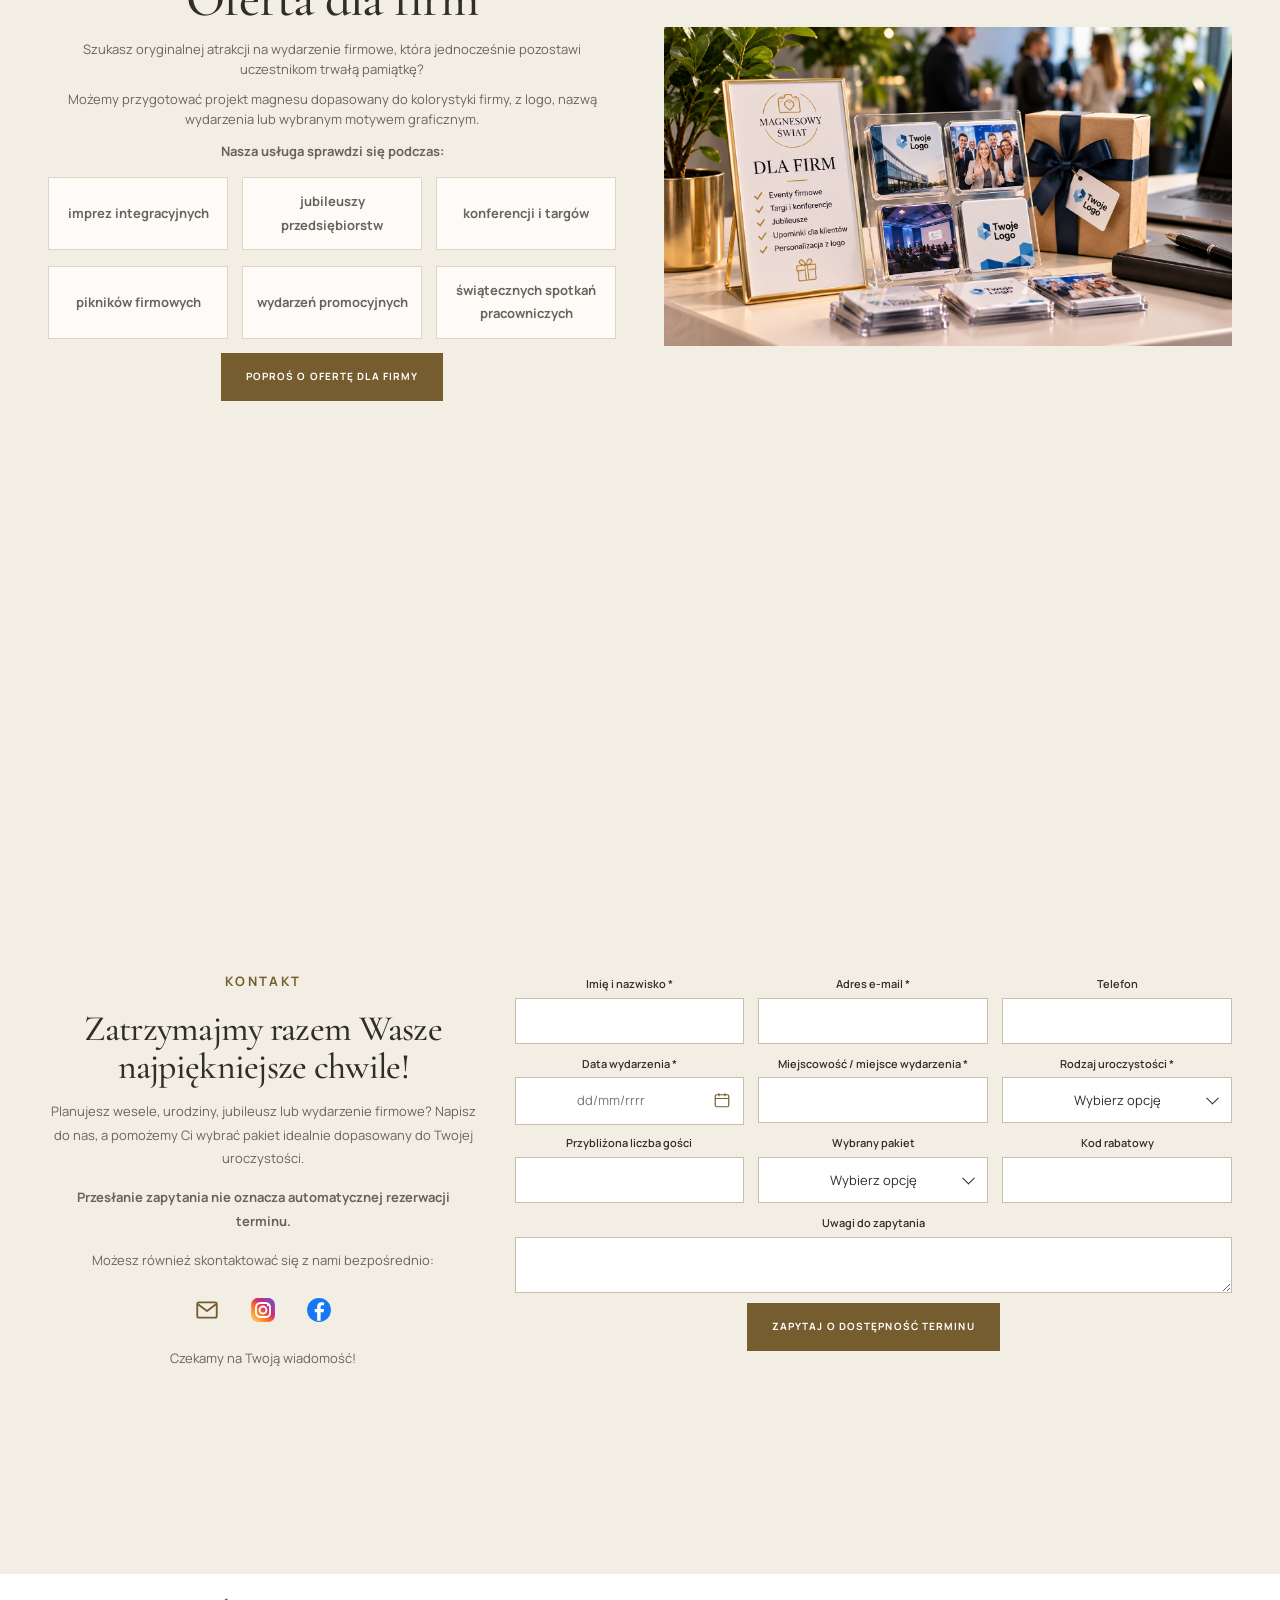
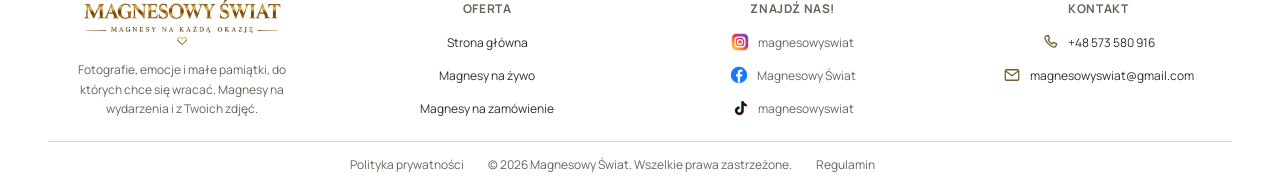
<file: magnesy-na-zywo.html>
<!doctype html><html lang="pl"><head><meta charset="utf-8"><meta name="viewport" content="width=device-width,initial-scale=1"><title>Magnesowy Świat</title><link rel="canonical" href="https://magnesowyswiat.pl/magnesy-na-zywo/"><script>location.replace("magnesy-na-zywo/" + location.search + location.hash);</script><meta http-equiv="refresh" content="0;url=magnesy-na-zywo/"></head><body><p><a href="magnesy-na-zywo/">Przejdź do oferty</a></p></body></html>
</file>
<file: css/style.css>
@import url('https://fonts.googleapis.com/css2?family=Cormorant+Garamond:wght@400;500;600;700&family=Jost:wght@300;400&family=Manrope:wght@400;500;600;700&display=swap');

:root {
  --white: #fff;
  --paper: #fdfbf7;
  --cream: #f3eee4;
  --sand: #e9e1d3;
  --gold: #a58a55;
  --gold-dark: #765d2f;
  --ink: #302e28;
  --muted: #68645c;
  --line: #ddd5c6;
  --serif: 'Cormorant Garamond', Georgia, serif;
  --sans: 'Manrope', Arial, sans-serif;
}
* { box-sizing: border-box; }
html { scroll-behavior: smooth; scroll-padding-top: 100px; }
body { margin: 0; color: var(--ink); background: var(--paper); font: 400 15px/1.8 var(--sans); }
body.menu-open { overflow: hidden; }
img { display: block; max-width: 100%; }
a { color: inherit; text-decoration: none; }
button, input, select, textarea { font: inherit; }
button, a, input, select, textarea, summary { -webkit-tap-highlight-color: transparent; }
button { cursor: pointer; }
button:disabled { cursor: default; }
button, input, select, textarea { border-radius: 0; }
:focus-visible { outline: 2px solid var(--gold-dark); outline-offset: 5px; }
[hidden] { display: none !important; }
h1, h2, h3, p, figure { margin: 0; }
h1, h2, h3 { font-family: var(--serif); font-weight: 500; line-height: 1.07; }
h1 { font-size: clamp(42px, 4.8vw, 72px); letter-spacing: -.025em; }
h2 { font-size: clamp(36px, 4vw, 54px); letter-spacing: -.02em; }
h3 { font-size: 30px; }
p { color: var(--muted); }
p + p { margin-top: 16px; }
.wrap { width: min(1260px, calc(100% - 96px)); margin-inline: auto; }
.section { padding: 96px 0; }
.section--soft { background: var(--cream); }
.section--white { background: var(--white); }
.eyebrow { display: block; font-size: 10px; line-height: 1.6; letter-spacing: .19em; text-transform: uppercase; font-weight: 700; color: var(--gold-dark); margin-bottom: 18px; }
.section-heading { max-width: 690px; margin-bottom: 44px; }
.section-heading p { margin-top: 20px; }
.text-link { text-decoration: underline; text-decoration-thickness: 1px; text-underline-offset: 5px; }
.actions { display: flex; align-items: center; flex-wrap: wrap; gap: 12px; margin-top: 30px; }
.button { display: inline-flex; align-items: center; justify-content: center; gap: 12px; min-height: 48px; padding: 13px 24px; border: 1px solid var(--gold-dark); background: var(--gold-dark); color: var(--white); text-transform: uppercase; font-size: 10px; letter-spacing: .11em; font-weight: 700; line-height: 1.5; transition: background .2s, border-color .2s, transform .2s; text-align: center; }
.button:hover { background: var(--ink); border-color: var(--ink); transform: translateY(-2px); }
.button--outline { color: var(--ink); background: transparent; border-color: #b8ac96; }
.button--outline:hover { color: var(--white); }
.button svg, .text-arrow svg { width: 18px; height: 18px; }
.icon { width: 24px; height: 24px; fill: none; stroke: currentColor; stroke-width: 1.35; stroke-linecap: round; stroke-linejoin: round; }
.skip-link { position: fixed; top: 8px; left: 12px; z-index: 1000; padding: 10px 18px; background: var(--white); transform: translateY(-200%); }
.skip-link:focus { transform: none; }
.site-header { position: sticky; top: 0; z-index: 100; background: rgba(253,251,247,.98); border-bottom: 1px solid var(--line); }
.header-inner { min-height: 92px; display: flex; align-items: center; justify-content: space-between; gap: 28px; }
.brand img { width: 235px; height: auto; }
.main-nav { display: flex; align-items: center; gap: 28px; }
.main-nav > a { font-size: 11px; white-space: nowrap; }
.main-nav > a:not(.button) { padding-block: 14px; border-bottom: 1px solid transparent; }
.main-nav > a:hover, .main-nav > a[aria-current=page] { color: var(--gold-dark); border-bottom-color: var(--gold); }
.main-nav .nav-cta { margin-left: 8px; padding: 13px 18px; color: var(--white); }
.menu-toggle { display: none; width: 46px; height: 46px; border: 1px solid var(--line); background: transparent; color: var(--ink); align-items: center; justify-content: center; }
.menu-toggle svg { width: 22px; height: 22px; }
.hero { padding: 48px 0 70px; }
.hero-grid { display: grid; grid-template-columns: 1fr 1fr; gap: 70px; align-items: center; }
.hero-copy { padding-block: 24px; }
.hero-copy h1 { margin-bottom: 28px; }
.hero-copy h1 em { font-style: normal; color: var(--gold-dark); }
.hero-copy p { font-size: 14px; max-width: 540px; }
.hero-image { position: relative; min-width: 0; }
.hero-image > img { width: 100%; height: clamp(460px, 46vw, 660px); object-fit: cover; border-radius: 3px; }
.hero--home .hero-image > img { object-position: 52% center; }
.photo-note { display: block; margin-top: 9px; font-size: 9px; color: var(--muted); letter-spacing: .015em; }
.offers-grid { display: grid; grid-template-columns: repeat(2, minmax(0, 1fr)); gap: 28px; }
.offer { min-width: 0; display: flex; flex-direction: column; overflow: hidden; border: 1px solid var(--line); border-radius: 14px; background: var(--paper); box-shadow: 0 8px 24px rgba(48,46,40,.035); }
.offer-photo { display: block; overflow: hidden; }
.offer-photo img { width: 100%; aspect-ratio: 16 / 10; height: auto; object-fit: cover; object-position: center 42%; transition: transform .5s; }
.offer:hover .offer-photo img { transform: scale(1.025); }
.offer-content { display: flex; flex: 1; flex-direction: column; padding: 28px 30px 30px; }
.offer-index { font-size: 10px; color: var(--gold-dark); letter-spacing: .12em; text-transform: uppercase; margin-bottom: 12px; }
.offer h3 { font-size: clamp(28px, 2.6vw, 36px); line-height: 1.15; margin-bottom: 16px; }
.offer p { font-size: 14px; line-height: 1.7; max-width: 510px; }
.offer p + p { margin-top: 10px; }
.offer-content p:last-of-type { margin-bottom: 24px; }
.offer-content .button { margin-top: auto; align-self: flex-start; min-width: 220px; }
.section.home-offers { padding-top: 32px; }
.page-home .home-offers { padding-bottom: 28px; }
.page-home #o-nas { padding-top: 28px; }
.home-offers .section-heading { max-width: 760px; margin-inline: auto; text-align: center; }
.home-offers .section-heading h2 { font-size: clamp(32px, 3.4vw, 46px); }
.home-offers .section-heading > p:not(.eyebrow) { max-width: 680px; margin-inline: auto; font-size: 14px; }
.benefit-grid { display: grid; grid-template-columns: repeat(4, 1fr); gap: 32px; }
.benefit { border-top: 1px solid var(--line); padding-top: 26px; }
.benefit .icon { color: var(--gold-dark); margin-bottom: 22px; width: 28px; height: 28px; }
.benefit h3 { font-size: 28px; margin-bottom: 12px; }
.benefit p { font-size: 13px; }
.gallery { display: grid; grid-template-columns: repeat(3, 1fr); gap: 24px; }
.gallery figure { min-width: 0; }
.gallery-photo { display: block; width: 100%; padding: 0; border: 0; background: var(--cream); overflow: hidden; text-align: left; }
.gallery-photo img { width: 100%; height: 270px; object-fit: cover; transition: transform .35s; }
.gallery-photo:hover img { transform: scale(1.03); }
.gallery figcaption { display: flex; justify-content: space-between; align-items: center; gap: 12px; margin-top: 12px; font-size: 12px; }
.gallery figcaption small { font-size: 9px; color: var(--muted); }
.photo-placeholder { min-height: 270px; display: flex; flex-direction: column; align-items: center; justify-content: center; gap: 12px; padding: 26px; background: var(--cream); border: 1px solid var(--line); text-align: center; }
.photo-placeholder .icon { width: 32px; height: 32px; color: var(--gold); }
.photo-placeholder span { font-family: var(--serif); font-size: 30px; }
.photo-placeholder small { max-width: 220px; color: var(--muted); font-size: 10px; }
.editorial { display: grid; grid-template-columns: .9fr 1.1fr; gap: 90px; align-items: center; }
.editorial-copy h2 { margin-bottom: 26px; }
.editorial-copy p { font-size: 14px; }
.signature { margin-top: 24px; width: 185px; height: auto; }
.area { display: grid; grid-template-columns: 1fr 1.4fr; gap: 60px; align-items: start; padding-block: 44px; border-block: 1px solid var(--line); }
.area h2 { font-size: 42px; }
.area p { max-width: 650px; font-size: 15px; }
.area .icon { margin-bottom: 16px; color: var(--gold-dark); }
.contact-banner { background: var(--ink); color: var(--paper); padding-block: 38px; }
.contact-banner .wrap { display: flex; gap: 24px; justify-content: space-between; align-items: center; }
.contact-banner h2 { max-width: 650px; font-size: clamp(36px, 4vw, 54px); }
.contact-banner .eyebrow { color: #d4bf96; }
.contact-banner p { color: #ddd5c6; margin-top: 14px; font-size: 13px; }
.contact-banner .actions { margin: 0; flex-shrink: 0; flex-direction: column; align-items: stretch; }
.contact-banner#kontakt .actions { width: min(100%, 360px); }
.contact-banner .button { min-height: 50px; padding: 12px 24px; color: var(--ink); background: #d4bf96; border-color: #d4bf96; font-size: 12px; line-height: 1.5; text-align: center; }
.contact-banner .button--outline { color: var(--ink); background: var(--paper); border-color: var(--paper); }
.contact-banner .button:hover { color: var(--ink); background: var(--white); border-color: var(--white); }
#kontakt.order-contact-banner .wrap { flex-direction: column; justify-content: center; align-items: center; text-align: center; }
#kontakt.order-contact-banner .wrap > div { max-width: 1100px; }
#kontakt.order-contact-banner h2,
#kontakt.order-contact-banner p { margin-inline: auto; }
.page-order #kontakt.order-contact-banner { padding-block: 34px; }
.page-order #kontakt.order-contact-banner .wrap { gap: 18px; }
.page-order #kontakt.order-contact-banner h2 { font-size: clamp(38px, 3.5vw, 52px); line-height: 1.08; }
.page-order #kontakt.order-contact-banner p { margin-top: 12px; }
.page-order #kontakt.order-contact-banner .button { min-height: 50px; padding-block: 12px; }
.page-order .site-footer { padding-top: 14px; }
.page-order .footer-grid { gap: 20px; padding-bottom: 10px; }
.page-order .footer-brand img { width: 180px; margin-bottom: 6px; }
.page-order .footer-heading { margin-bottom: 5px; }
.page-order .footer-links { gap: 3px; }
.page-order .footer-bottom { padding-block: 8px; }
.site-footer { padding-top: 24px; background: var(--white); }
.site-footer > .wrap { width: min(1440px, calc(100% - 96px)); }
.footer-grid { display: grid; grid-template-columns: repeat(4, minmax(0, 1fr)); align-items: start; gap: clamp(24px, 3vw, 48px); padding-bottom: 20px; }
.footer-grid > div { min-width: 0; }
.footer-grid > div:not(.footer-brand) { text-align: center; }
.footer-brand img { width: 200px; height: auto; margin-bottom: 12px; }
.footer-brand { text-align: center; }
.footer-brand img { margin-inline: auto; }
.footer-brand p { max-width: 250px; margin-inline: auto; font-size: 12px; line-height: 1.6; }
.footer-heading { display: block; font-size: 12px; letter-spacing: .05em; text-transform: uppercase; font-weight: 700; margin-bottom: 10px; }
.footer-links { display: flex; flex-direction: column; gap: 7px; font-size: 12px; line-height: 1.6; }
.footer-links > a { display: flex; align-items: center; min-height: 26px; text-align: center; font: inherit; }
.footer-contact-link { display: inline-flex; align-items: center; gap: 9px; min-height: 26px; }
.footer-contact-link span { overflow-wrap: anywhere; }
.footer-grid > div:not(.footer-brand) .footer-links { align-items: center; }
.contact-icon { display: block; flex: 0 0 18px; width: 18px; height: 18px; color: var(--gold-dark); }
.footer-links a:hover, .footer-button:hover { color: var(--gold-dark); }
.footer-button { display: inline; width: fit-content; padding: 0; border: 0; background: none; color: var(--muted); text-align: left; font: inherit; }
.footer-links small { font-size: 9px; color: var(--muted); }
.footer-bottom { padding: 12px 0; border-top: 1px solid var(--line); display: grid; grid-template-columns: minmax(0, 1fr) auto minmax(0, 1fr); align-items: center; gap: 8px 24px; font-size: 12px; color: var(--muted); }
.footer-bottom > :first-child { justify-self: end; }
.footer-bottom > :nth-child(2) { justify-self: center; text-align: center; }
.footer-bottom > :last-child { justify-self: start; text-align: left; }
.hero--service { padding-top: 20px; }
.hero--service h1 { font-size: clamp(40px, 4.3vw, 62px); }
.step-grid { display: grid; grid-template-columns: repeat(4, 1fr); gap: 30px; }
.process-step { padding-top: 20px; border-top: 1px solid var(--line); }
.process-step .number { display: block; font: 400 48px/1 var(--serif); color: var(--gold); margin-bottom: 24px; }
#jak-dzialamy, #jak-zamowic { text-align: center; }
#okazje > .wrap > .section-heading { margin-inline: auto; text-align: center; }
#jak-dzialamy .section-heading, #jak-zamowic .section-heading { margin-inline: auto; }
#jak-zamowic .order-process-title { max-width: none; white-space: nowrap; font-size: clamp(14px, 3.8vw, 62px); letter-spacing: -.02em; }
@media (min-width: 981px) {
 #jak-zamowic.section { display: flex; align-items: center; padding-block: 40px; }
 #jak-zamowic > .wrap { display: grid; width: calc(100% - 48px); gap: clamp(46px, 7vh, 76px); }
 #jak-zamowic .section-heading { margin-bottom: 0; }
 #jak-zamowic .process-step { padding-top: 28px; }
 #jak-zamowic .process-step .number { margin-bottom: 20px; font-size: 24px; }
 #jak-zamowic .process-step h3 { margin-bottom: 20px; font-size: clamp(34px, 2.35vw, 44px); }
 #jak-zamowic .process-step p { max-width: 420px; margin-inline: auto; font-size: 15px; line-height: 1.7; }
}
#jak-dzialamy .process-step .number,
#jak-zamowic .process-step .number { display: block; font: 600 18px/1.4 var(--sans); color: var(--gold); margin-bottom: 14px; }
.live-differences .benefit-star { display: block; font: 400 28px/1 var(--sans); color: var(--gold); margin-bottom: 14px; }
.page-order .order-differences { min-height: calc(100dvh - 100px); }
.page-order .order-differences .section-heading h2 { font-size: clamp(56px, 5vw, 74px); }
.page-order .order-differences .benefit-star { font-size: 34px; }
.page-order .order-differences .benefit h3 { font-size: clamp(30px, 2.4vw, 38px); }
.page-order .order-differences .benefit p { font-size: 15px; line-height: 1.75; }
.process-step h3 { font-size: 27px; margin-bottom: 14px; }
.process-step p { font-size: 12px; }
.occasion-grid { display: grid; grid-template-columns: repeat(4, minmax(0, 1fr)); gap: 18px; }
.occasion-card { min-width: 0; background: var(--paper); border: 1px solid var(--line); overflow: hidden; }
.occasion-card img { display: block; width: 100%; height: 190px; object-fit: cover; }
.occasion-card-content { padding: 22px; }
.occasion-card h3 { font-size: 24px; line-height: 1.2; margin-bottom: 8px; }
.occasion-card p { font-size: 12px; margin: 0; }
.section-note { margin-top: 28px; font-size: 12px; max-width: 920px; }
.pricing-grid { display: grid; grid-template-columns: repeat(4, 1fr); gap: 18px; }
.price-card { position: relative; display: flex; flex-direction: column; padding: 30px 24px 24px; border: 1px solid var(--line); background: var(--paper); }
.price-card--featured { border-color: var(--gold-dark); }
.price-tag { position: absolute; top: -13px; left: 24px; background: var(--gold-dark); color: var(--white); padding: 3px 12px; font-size: 9px; letter-spacing: .12em; }
.price-card h3 { font-family: var(--sans); text-transform: uppercase; font-size: 11px; letter-spacing: .16em; font-weight: 700; }
.price { font: 500 46px/1.2 var(--serif); margin: 20px 0; }
.price small { font: 400 16px var(--sans); }
.price-card ul { list-style: none; padding: 16px 0; margin: 0 0 18px; border-block: 1px solid var(--line); font-size: 12px; }
.price-card li + li { margin-top: 8px; }
.price-card p { font-size: 12px; margin-bottom: 24px; flex: 1; }
.price-card .button { width: 100%; padding-inline: 10px; }
.page-live #pakiety .price-card { text-align: center; }
.page-live #pakiety .price-card h3 { font-size: 18px; letter-spacing: .1em; }
.page-live #pakiety .price { font-family: 'Jost', var(--sans); font-size: clamp(50px, 4.2vw, 60px); font-weight: 300; line-height: 1; font-variant-numeric: lining-nums tabular-nums; letter-spacing: -.025em; color: var(--gold-dark); }
.page-live #pakiety .price small { display: inline-block; margin-left: .24em; font-family: 'Jost', var(--sans); font-size: 15px; font-weight: 300; letter-spacing: .02em; vertical-align: .2em; }
.page-live #pakiety .price-card ul { justify-content: center; }
.page-live #pakiety .price-card .button { align-self: center; }
.page-live #pakiety .price-tag { left: 50%; transform: translateX(-50%); }
#rezerwacja { text-align: center; }
#rezerwacja .form-intro { width: 100%; margin-inline: auto; text-align: center; }
#rezerwacja .live-contact-links { justify-content: center; }
#zamowienie .form-intro { width: 100%; margin-inline: auto; text-align: center; }
#zamowienie .live-contact-links { justify-content: center; }
.page-order #zamowienie.section { padding-block: 24px; }
#rezerwacja .field input,
#rezerwacja .field select,
#rezerwacja .field textarea { text-align: center; }
#rezerwacja .field select { text-align: center !important; text-align-last: center !important; }
#rezerwacja .field select option { text-align: center !important; }
#rezerwacja .discount-feedback { justify-content: center; }
@media (min-width: 981px) {
 #rezerwacja { display: flex; align-items: center; }
 #rezerwacja .form-layout { align-items: center; }
 #rezerwacja .form-intro { position: static; }
}
.faq { max-width: 900px; margin: auto; }
#faq.section { padding-block: 20px; }
#faq .section-heading { margin: 0 auto 14px; text-align: center; }
.faq details { padding: 14px 0; border-bottom: 1px solid var(--line); }
.faq summary { display: flex; justify-content: center; align-items: center; position: relative; gap: 20px; padding-inline: 40px; cursor: pointer; text-align: center; font-size: 14px; font-weight: 600; list-style: none; }
.faq summary::-webkit-details-marker { display: none; }
.faq summary::after { content: '+'; position: absolute; right: 0; font: 400 25px var(--serif); color: var(--gold-dark); }
.faq details[open] summary::after { content: '−'; }
.faq details p { max-width: 760px; margin-inline: auto; padding-top: 16px; text-align: center; font-size: 13px; }
.form-layout { display: grid; grid-template-columns: .75fr 1.25fr; gap: 80px; align-items: start; }
.form-intro { position: sticky; top: 128px; }
.form-intro h2 { margin-bottom: 22px; }
.form-intro p { font-size: 13px; }
.form-grid { display: grid; grid-template-columns: 1fr 1fr; gap: 22px 20px; }
.field { display: flex; flex-direction: column; min-width: 0; gap: 8px; }
.field--full { grid-column: 1 / -1; }
@media (min-width: 981px) {
 form[data-inquiry] .form-grid { grid-template-columns: repeat(3, minmax(0, 1fr)); gap: 10px 14px; }
 form[data-inquiry] .field { gap: 4px; }
 form[data-inquiry] .field:not(.field--full) { display: grid; grid-template-rows: auto 46px; align-content: end; }
 #rezerwacja.section { padding-block: 12px; }
 #rezerwacja .form-layout { gap: 36px; }
 #rezerwacja .form-intro h2 { font-size: clamp(30px, 2.8vw, 40px); margin-bottom: 14px; }
 form[data-inquiry] textarea { min-height: 56px; height: 56px; }
}
form[data-inquiry] #f-message { min-height: 56px; height: 56px; padding: 8px 12px; }
.page-order form[data-inquiry="order"] #f-message { min-height: 46px; height: 46px; }
form[data-inquiry] .discount-feedback { display: flex; flex-wrap: wrap; align-items: center; gap: 4px 12px; }
form[data-inquiry] .discount-feedback .field-hint { font-size: 10px; margin: 0; }
form[data-inquiry] #discount-status:empty { display: none; }
form[data-inquiry] .discount-feedback:has(#discount-status:empty) { display: none; }
@media (min-width: 981px) and (max-height: 700px) {
 #rezerwacja.section { padding-block: 4px; }
 form[data-inquiry] .form-grid { row-gap: 8px; }
 form[data-inquiry] .field:not(.field--full) { grid-template-rows: auto 44px; }
 form[data-inquiry] .field input,
 form[data-inquiry] .field select { min-height: 44px; padding-block: 8px; }
 form[data-inquiry] .discount-feedback { display: grid; grid-template-columns: 1fr auto; }
 form[data-inquiry] #discount-code-help,
 form[data-inquiry] #discount-status { grid-column: 1; grid-row: 1; }
 form[data-inquiry] #apply-discount { grid-column: 2; grid-row: 1; }
 form[data-inquiry] textarea { min-height: 56px; height: 56px; }
 form[data-inquiry] .button { min-height: 44px; padding-block: 8px; }
 form[data-inquiry] .form-status:empty { display: none; }
}
.field label, .field-label { font-size: 11px; font-weight: 600; }
.field input, .field select, .field textarea { width: 100%; min-height: 46px; padding: 11px 12px; border: 1px solid #c8bead; color: var(--ink); background: var(--white); font-size: 13px; }
.field--custom-select { position: relative; }
.field--custom-select.is-open { z-index: 5; }
.field--custom-select .native-select-hidden { position: absolute; width: 1px; height: 1px; padding: 0; overflow: hidden; clip: rect(0, 0, 0, 0); white-space: nowrap; clip-path: inset(50%); }
.custom-select-trigger { position: relative; display: block; width: 100%; min-height: 46px; padding: 11px 40px; border: 1px solid #c8bead; background: var(--white); color: var(--ink); font: inherit; font-size: 13px; text-align: center; cursor: pointer; }
.custom-select-trigger:focus-visible { outline: 2px solid var(--gold-dark); outline-offset: 2px; }
.custom-select-trigger::after { position: absolute; top: 50%; right: 14px; width: 8px; height: 8px; border-right: 1.5px solid currentColor; border-bottom: 1.5px solid currentColor; content: ""; transform: translateY(-70%) rotate(45deg); }
.field--custom-select.is-open .custom-select-trigger::after { transform: translateY(-25%) rotate(225deg); }
.custom-select-options { position: absolute; top: calc(100% + 6px); left: 0; z-index: 1; width: 100%; max-height: 280px; overflow-y: auto; scrollbar-gutter: stable both-edges; border: 1px solid #c8bead; background: var(--white); box-shadow: 0 4px 12px rgba(0, 0, 0, .12); }
.custom-select-options[hidden] { display: none; }
.custom-select-option { display: block; min-height: 40px; padding: 8px 12px; color: var(--ink); font-size: 13px; text-align: center; cursor: pointer; }
.custom-select-option-label { display: block; width: 100%; text-align: center; }
.custom-select-option:hover, .custom-select-option.is-active, .custom-select-option[aria-selected="true"] { background: #777; color: var(--white); }
.field textarea { min-height: 120px; resize: vertical; }
.field input:focus, .field select:focus, .field textarea:focus { border-color: var(--gold-dark); }
.field input.discount-valid { border-color: #3f8a52; background: #f0f8f1; box-shadow: 0 0 0 2px rgba(63,138,82,.16); }
.field input[readonly] { background: var(--cream); }
.field small, .helper { font-size: 10px; color: var(--muted); }
fieldset { min-width: 0; padding: 0; border: 0; margin: 0 0 28px; }
legend { font-family: var(--serif); font-size: 28px; padding: 0 0 20px; }
.page-order form[data-inquiry="order"] fieldset { margin-bottom: 0; }
.page-order #order-form .field > label { display: block; width: 100%; text-align: center; }
.page-order #order-form .form-fields-title { margin-bottom: 16px; text-align: center; font-size: 30px; }
.page-order #order-form button[type="submit"] { display: flex; width: fit-content; margin-inline: auto; }
.form-status { font-size: 12px; color: var(--gold-dark); margin-top: 16px; }
.form-error { color: #8b3025; }
.upload-zone { display: grid; grid-template-columns: minmax(280px, auto) 1fr; align-items: center; gap: 14px; box-sizing: border-box; width: 100%; max-width: 680px; margin-inline: auto; padding: 8px; border: 1px dashed var(--gold); background: var(--cream); }
.upload-zone > input[type="file"] { position: absolute; width: 1px; height: 1px; padding: 0; margin: -1px; overflow: hidden; opacity: 0; pointer-events: none; }
.upload-picker { display: flex; align-items: center; min-width: 0; margin: 0; padding: 0; border: 0; background: transparent; }
.upload-picker button { flex-shrink: 0; min-height: 44px; padding: 8px 14px; border: 1px solid var(--line); background: var(--paper); color: var(--ink); }
.upload-picker button:hover { background: var(--cream); }
.upload-zone > p { margin: 0; font-size: 11px; line-height: 1.4; }
.photo-previews { display: grid; grid-template-columns: repeat(3, minmax(0, 1fr)); gap: 14px; margin: 20px 0; }
.photo-previews:empty,
#photo-status:empty { display: none; }
.photo-preview { border: 1px solid var(--line); padding: 10px; min-width: 0; background: var(--white); }
.photo-preview img { width: 100%; aspect-ratio: 1; object-fit: cover; }
.photo-preview > p { overflow-wrap: anywhere; font-size: 12px; margin-top: 6px; }
.add-photo { min-height: 100px; align-self: start; padding: 20px 12px; border: 1px dashed var(--gold); background: var(--paper); color: var(--gold-dark); font-weight: 600; }
.add-photo:hover { background: var(--cream); }
.photo-preview label { font-size: 10px; display: block; }
.photo-preview input { width: 100%; border: 1px solid var(--line); padding: 5px; margin-top: 4px; }
.photo-caption-header { display: flex; align-items: center; justify-content: space-between; gap: 6px; margin-top: 8px; }
.photo-caption-toggle { min-height: 28px; padding: 2px 0; border: 0; background: transparent; color: var(--gold-dark); font-size: 11px; text-decoration: underline; }
.photo-caption-toggle[aria-expanded="true"] { min-width: 28px; font-size: 17px; line-height: 1; text-decoration: none; }
.remove-photo { border: 0; background: transparent; color: var(--muted); font-size: 10px; text-decoration: underline; padding: 8px 0 0; }
.quantity-calculator { max-width: 850px; margin-inline: auto; padding: clamp(22px, 4vw, 42px); border: 1px solid var(--line); border-radius: 12px; background: var(--paper); }
#cennik.section { min-height: calc(100dvh - 100px); display: flex; align-items: center; padding-block: 24px; text-align: center; overflow-anchor: none; }
#cennik .section-heading { margin: 0 auto 24px; }
#cennik .section-heading > p:last-child { font-size: 16px; line-height: 1.65; }
#cennik .field input { text-align: center; }
@media (min-width: 981px) and (max-height: 1000px) {
 #cennik.section { padding-block: 8px; }
 #cennik .section-heading { margin-bottom: 12px; }
 #cennik .section-heading .eyebrow { margin-bottom: 6px; }
 #cennik h2 { font-size: 34px; }
 #cennik .section-heading > p:last-child { margin-top: 6px; font-size: 14px; }
 #cennik .quantity-calculator { padding: 16px 24px; }
 #cennik .quantity-calculator > label { font-size: 18px; line-height: 1.4; }
 #cennik input[type="range"] { height: 60px; margin-top: 4px; }
 #cennik .quantity-totals { margin-block: 8px; }
 #cennik .quantity-totals p { font-size: 12px; line-height: 1.5; }
 #cennik .quantity-totals strong { font-size: 34px; line-height: 1.2; }
 #cennik .quantity-calculator > .button { margin-top: 8px; }
 #cennik #magnet-discount-note:empty { display: none; }
 #cennik #magnet-bulk-field { display: grid; grid-template-columns: 1fr 180px; gap: 2px 12px; align-items: center; }
 #cennik #magnet-bulk-field input { grid-column: 2; grid-row: 1 / 3; }
 #cennik #magnet-bulk-field .field-hint { font-size: 10px; }
}
.quantity-calculator > label { display: block; text-align: center; font-weight: 700; font-size: 20px; }
.quantity-calculator output { color: var(--gold-dark); }
.quantity-calculator input[type="range"] { appearance: none; -webkit-appearance: none; width: 100%; height: 68px; margin: 18px 0 0; padding: 0; border: 0; background: transparent; cursor: pointer; }
.quantity-calculator input[type="range"]::-webkit-slider-runnable-track { height: 8px; border-radius: 8px; background: var(--sand); border: 1px solid var(--gold); }
.quantity-calculator input[type="range"]::-moz-range-track { height: 8px; border-radius: 8px; background: var(--sand); border: 1px solid var(--gold); }
.quantity-calculator input[type="range"]::-webkit-slider-thumb { -webkit-appearance: none; width: 64px; height: 64px; margin-top: -29px; border: 2px solid var(--gold); border-radius: 50%; background: var(--paper) url('../images/magnesowy-swiat-znak.png') center / 54px 54px no-repeat; box-shadow: 0 2px 8px #302e2826; }
.quantity-calculator input[type="range"]::-moz-range-thumb { width: 60px; height: 60px; border: 2px solid var(--gold); border-radius: 50%; background: var(--paper) url('../images/magnesowy-swiat-znak.png') center / 54px 54px no-repeat; box-shadow: 0 2px 8px #302e2826; }
.quantity-custom { margin-top: 22px; font-size: 13px; text-align: center; }
.quantity-range-labels { display: flex; justify-content: space-between; font-size: 12px; }
.quantity-totals { display: flex; flex-wrap: wrap; justify-content: space-around; gap: 22px; text-align: center; margin: 28px 0; }
.quantity-totals p { margin: 0; }
.quantity-totals strong { display: block; font: 700 clamp(32px, 5vw, 46px)/1.3 var(--serif); color: var(--gold-dark); }
.quantity-calculator > .button { display: flex; margin-top: 24px; white-space: normal; text-align: center; }
/* Legacy quantity card styles. */
.quantity-grid { display: grid; grid-template-columns: repeat(4, minmax(0, 1fr)); gap: 18px; }
.quantity-card { padding: 28px 20px; border: 1px solid var(--line); border-radius: 12px; background: var(--paper); }
.quantity-card h3 { font: 500 17px var(--sans); margin: 0; }
.quantity-card strong { display: block; font: 500 58px/1.1 var(--serif); color: var(--gold-dark); margin-bottom: 6px; }
.quantity-card p { font-size: 13px; line-height: 1.6; margin: 16px 0 24px; min-height: 42px; }
.quantity-card .button { width: 100%; padding: 14px 8px; font-size: 11px; letter-spacing: .02em; }
.quantity-bulk { margin-top: 18px; padding: 24px 28px; border: 1px solid var(--gold); border-radius: 12px; display: flex; align-items: center; justify-content: space-between; gap: 24px; }
.quantity-bulk h3 { font-size: 30px; margin: 0 0 6px; }
.quantity-bulk p { font-size: 13px; margin: 0; max-width: 640px; }
.quantity-bulk .button { flex-shrink: 0; }
.product-specs { display: grid; grid-template-columns: 1fr 1fr; gap: 16px; margin-top: 28px; padding-top: 24px; border-top: 1px solid var(--line); }
.product-specs > div { display: flex; gap: 10px; align-items: center; font-size: 12px; }
.product-specs .icon { color: var(--gold-dark); width: 20px; height: 20px; }
.idea-grid { display: grid; grid-template-columns: repeat(3, 1fr); gap: 22px; }
.idea { border: 1px solid var(--line); padding: 24px; }
.idea h3 { font-size: 28px; margin: 12px 0; }
.idea p { font-size: 12px; }
.idea .icon { color: var(--gold-dark); }
.delivery-grid { display: grid; grid-template-columns: 1fr 1fr; gap: 36px 60px; }
.delivery-item h3 { font-size: 30px; margin-bottom: 14px; }
.delivery-item p { font-size: 13px; }
dialog { width: min(680px, calc(100vw - 36px)); max-height: calc(100dvh - 48px); padding: 32px; border: 1px solid var(--line); color: var(--ink); background: var(--paper); }
dialog::backdrop { background: rgba(31,29,24,.64); }
.dialog-top { display: flex; justify-content: space-between; gap: 20px; align-items: start; margin-bottom: 22px; }
.dialog-top h2 { font-size: 36px; }
.dialog-close { width: 36px; height: 36px; border: 1px solid var(--line); background: transparent; font-size: 22px; flex-shrink: 0; }
.dialog-body { font-size: 13px; }
.dialog-body p + p { margin-top: 14px; }
.dialog-body ul { padding-left: 20px; color: var(--muted); }
.order-summary-dialog { width: min(760px, calc(100vw - 36px)); overflow-y: auto; }
.order-summary-content { display: grid; gap: 22px; }
.order-summary-list { display: grid; grid-template-columns: minmax(150px, .65fr) 1.35fr; gap: 8px 20px; margin: 0; }
.order-summary-list dt { color: var(--muted); }
.order-summary-list dd { margin: 0; font-weight: 600; overflow-wrap: anywhere; }
.order-summary-photos { display: grid; grid-template-columns: repeat(3, minmax(0, 1fr)); gap: 12px; }
.order-summary-photo { padding: 8px; border: 1px solid var(--line); background: var(--white); }
.order-summary-photo img { width: 100%; aspect-ratio: 1; object-fit: cover; }
.order-summary-photo p { margin-top: 6px; font-size: 10px; line-height: 1.45; overflow-wrap: anywhere; }
.order-summary-actions { display: flex; justify-content: flex-end; gap: 12px; margin-top: 26px; }
.order-summary-actions .button { min-height: 46px; }
.lightbox { width: min(1000px, calc(100vw - 28px)); padding: 18px; }
.lightbox img { max-height: 70dvh; width: 100%; object-fit: contain; background: var(--cream); }
.lightbox .dialog-top { margin-bottom: 12px; }
.lightbox h2 { font-size: 26px; }
.lightbox-caption { font-size: 11px; margin-top: 14px; }

@media (min-width: 1500px) { .hero--home .hero-image > img { height: 700px; } }
@media (max-width: 1150px) {
  .wrap { width: calc(100% - 64px); }
  .brand img { width: 205px; }
  .main-nav { gap: 20px; }
  .main-nav > a { font-size: 10px; }
  .main-nav .nav-cta { padding-inline: 12px; margin-left: 0; }
  .hero-grid { gap: 42px; }
  .hero-copy h1 { font-size: 56px; }
  .hero-copy p { font-size: 13px; }
  .hero .button { padding-inline: 16px; }
  .form-layout { gap: 44px; grid-template-columns: .8fr 1.2fr; }
  .price-card { padding-inline: 18px; }
  .price { font-size: 40px; }
}
@media (max-width: 980px) {
  .header-inner { min-height: 78px; }
  .menu-toggle { display: inline-flex; }
  .main-nav { display: none; position: absolute; top: 100%; left: 0; right: 0; background: var(--paper); padding: 28px 32px 36px; border-bottom: 1px solid var(--line); align-items: stretch; flex-direction: column; gap: 8px; max-height: calc(100dvh - 78px); overflow: auto; }
  .main-nav.is-open { display: flex; }
  .main-nav > a { font-size: 13px; }
  .main-nav .nav-cta { margin-top: 12px; }
  .hero-grid { gap: 30px; }
  .hero-copy h1 { font-size: 48px; }
  .hero-image > img { height: 580px; }
  .hero--service h1 { font-size: 46px; }
  .section { padding: 72px 0; }
  .offers-grid { gap: 28px; }
  .benefit-grid { grid-template-columns: 1fr 1fr; gap: 32px; }
  .editorial { gap: 40px; }
  .gallery { gap: 18px; }
  .gallery-photo img, .photo-placeholder { height: 230px; min-height: 230px; }
  .area { grid-template-columns: 1fr 1.3fr; gap: 32px; }
  .contact-banner .wrap { flex-direction: column; align-items: start; }
  .contact-banner .actions { flex-direction: row; }
  .footer-grid { grid-template-columns: repeat(2, minmax(0, 1fr)); gap: 24px; }
  .step-grid, .occasion-grid, .pricing-grid { grid-template-columns: 1fr 1fr; gap: 28px; }
  .quantity-grid { grid-template-columns: repeat(2, minmax(0, 1fr)); }
  .form-layout { grid-template-columns: 1fr; gap: 32px; }
  .form-intro { position: static; max-width: 650px; }
}
@media (max-width: 680px) {
  html { scroll-padding-top: 88px; }
  .wrap { width: calc(100% - 40px); }
  .header-inner { min-height: 74px; gap: 18px; }
  .brand img { width: 195px; }
  .hero { padding: 24px 0 44px; }
  .hero-grid { grid-template-columns: 1fr; gap: 30px; }
  .hero-copy { padding-block: 8px 0; }
  .hero-copy h1, .hero--service h1 { font-size: clamp(40px, 9vw, 56px); margin-bottom: 22px; }
  .hero-copy p { font-size: 13px; }
  .hero-image > img { height: 430px; }
  .eyebrow { font-size: 9px; margin-bottom: 14px; }
  .actions { gap: 10px; margin-top: 24px; }
  .button { font-size: 9px; padding-inline: 18px; }
  .section { padding-block: 56px; }
  .section-heading { margin-bottom: 30px; }
  .offers-grid { grid-template-columns: 1fr; gap: 24px; }
  .section.home-offers { padding-top: 28px; }
  .offer-content { padding: 22px; }
  .offer-content .button { width: 100%; min-width: 0; }
  .benefit-grid { gap: 28px 20px; }
  .benefit h3 { font-size: 26px; }
  .benefit p { font-size: 11px; }
  .benefit .icon { margin-bottom: 16px; }
  .gallery { grid-template-columns: 1fr 1fr; gap: 24px 14px; }
  .gallery-photo img, .photo-placeholder { height: 200px; min-height: 200px; }
  .photo-placeholder { padding: 16px; }
  .photo-placeholder span { font-size: 25px; }
  .photo-placeholder small { font-size: 9px; }
  .gallery figcaption { display: block; font-size: 11px; }
  .gallery figcaption small { display: block; margin-top: 3px; }
  .editorial { grid-template-columns: 1fr; gap: 30px; }
  .area { grid-template-columns: 1fr; gap: 20px; }
  .area h2 { font-size: 36px; }
  .area p { font-size: 13px; }
  .contact-banner { padding-block: 32px; }
  .contact-banner .actions { flex-direction: column; width: 100%; }
  .footer-grid { grid-template-columns: 1fr 1fr; gap: 20px; }
  .footer-brand { grid-column: 1 / -1; }
  .footer-brand p { max-width: 360px; }
  .footer-links { font-size: 11px; }
  .footer-bottom { grid-template-columns: 1fr; justify-items: center; gap: 8px; text-align: center; }
  .footer-bottom > * { justify-self: center; text-align: center; }
  .step-grid { grid-template-columns: 1fr 1fr; gap: 28px 20px; }
  .process-step .number { font-size: 40px; margin-bottom: 16px; }
  .process-step h3 { font-size: 25px; }
  .process-step p { font-size: 11px; }
  .occasion-grid { grid-template-columns: 1fr; gap: 22px; }
  .occasion-card img { height: 220px; }
  .occasion-card h3 { font-size: 25px; }
  .occasion-card p { font-size: 12px; }
  .pricing-grid { grid-template-columns: 1fr; gap: 24px; }
  .price-card { padding: 26px; }
  .price-card p { margin-bottom: 20px; }
  .price { font-size: 46px; margin-block: 16px; }
  .price-card ul { display: flex; gap: 24px; flex-wrap: wrap; }
  .price-card li + li { margin-top: 0; }
  .price-card .button { width: fit-content; min-width: 170px; }
  .faq details { padding-block: 14px; }
  .faq summary { font-size: 12px; }
  .faq details p { font-size: 12px; }
  .form-grid { grid-template-columns: 1fr; gap: 18px; }
  .field--full { grid-column: auto; }
  .photo-previews { grid-template-columns: 1fr 1fr; }
  .quantity-grid { grid-template-columns: 1fr 1fr; }
  .quantity-bulk { flex-direction: column; align-items: stretch; padding: 22px; }
  .product-specs { gap: 16px 12px; }
  .product-specs > div { font-size: 10px; }
  .idea-grid, .delivery-grid { grid-template-columns: 1fr; gap: 20px; }
  .idea { padding: 22px; }
  .upload-zone { grid-template-columns: 1fr; gap: 8px; padding: 8px; }
  .upload-picker { align-items: stretch; flex-direction: column; gap: 10px; }
  dialog { padding: 22px; }
  .dialog-top h2 { font-size: 30px; }
  .order-summary-list { grid-template-columns: 1fr; gap: 2px; }
  .order-summary-list dd + dt { margin-top: 8px; }
  .order-summary-photos { grid-template-columns: repeat(2, minmax(0, 1fr)); }
  .order-summary-actions { flex-direction: column-reverse; }
  .order-summary-actions .button { width: 100%; }
}
@media (prefers-reduced-motion: reduce) {
  html { scroll-behavior: auto; }
  *, *::before, *::after { animation: none !important; transition: none !important; }
}

/* Footer contact icons inherit the brand palette. */
.social-link { display: inline-flex; align-items: center; gap: 9px; width: fit-content; min-height: 26px; color: var(--muted); transition: color .2s ease; }
.social-icon { display: inline-block; width: 18px; height: 18px; min-width: 18px; max-width: 18px; flex: 0 0 18px; vertical-align: middle; fill: none; stroke: currentColor; stroke-width: 1.6; stroke-linecap: round; stroke-linejoin: round; }
.social-link span { overflow-wrap: anywhere; }

.hero-copy p.hero-lead { font-size: 18px; line-height: 1.5; color: var(--gold-dark); }

/* Shared inclusions belong with the package pricing, as in the original site. */
.package-includes { margin-top: 42px; padding: 35px 38px; background: var(--paper); border: 1px solid var(--line); }
.package-includes h3 { text-align: center; font-size: clamp(24px, 3vw, 30px); margin: 0 0 26px; }
.inclusions-grid { display: grid; grid-template-columns: repeat(3, minmax(0, 1fr)); gap: 22px 30px; list-style: none; padding: 0; margin: 0; }
.inclusions-grid li { display: flex; align-items: flex-start; gap: 11px; font-size: 13px; line-height: 1.55; }
.inclusion-icon { flex: 0 0 auto; color: var(--gold-dark); font-size: 16px; line-height: 1.35; }
@media (max-width: 980px) { .inclusions-grid { grid-template-columns: repeat(2, minmax(0, 1fr)); } }
@media (max-width: 680px) {
  .package-includes { margin-top: 30px; padding: 28px 22px; }
  .inclusions-grid { grid-template-columns: 1fr; gap: 18px; }
}

/* Navigation and service sections follow the original live-event offer. */

.live-intro { max-width: 800px; margin-bottom: 30px; font-size: 14px; }
.live-intro p + p { margin-top: 16px; }
.live-offer-grid, .live-benefits { display: grid; grid-template-columns: repeat(3, minmax(0, 1fr)); gap: 28px; }
.live-offer-grid article { padding: 26px; background: var(--cream); border: 1px solid var(--line); }
.live-offer-grid h3 { font-size: 28px; margin-bottom: 14px; }
.live-offer-grid p { font-size: 13px; }
.live-business { display: grid; grid-template-columns: 1fr 1fr; gap: 48px; align-items: center; }
.live-business img { width: 100%; height: 340px; object-fit: cover; }
.live-business ul { padding-left: 20px; margin-block: 18px; font-size: 13px; color: var(--muted); }
#oferta-firmowa { padding-block: 12px; text-align: center; }
#oferta-firmowa .section-heading { margin: 0 auto 12px; }
#oferta-firmowa .business-occasions { width: 100%; margin: 12px auto; text-align: center; }
#oferta-firmowa .business-occasions p { font-size: 13px; }
#oferta-firmowa .live-business ul { display: grid; grid-template-columns: repeat(3, minmax(0, 1fr)); gap: 16px 14px; padding: 0; margin-block: 16px 0; list-style: none; }
#oferta-firmowa .live-business li { display: flex; border: 1px solid var(--line); background: var(--paper); min-height: 64px; }
#oferta-firmowa [data-event] { display: flex; align-items: center; justify-content: center; width: 100%; padding: 12px 10px; color: inherit; }
#oferta-firmowa [data-event]:hover { background: var(--cream); }
@media (max-width: 680px) {
 #oferta-firmowa .live-business ul { grid-template-columns: repeat(2, minmax(0, 1fr)); }
}
#oferta-firmowa .live-business p { font-size: 13px; line-height: 1.55; }
#oferta-firmowa .live-business p + p { margin-top: 10px; }
#oferta-firmowa .actions { justify-content: center; margin-top: 14px; }
#oferta-firmowa .live-business img { height: auto; aspect-ratio: 1672 / 941; object-fit: contain; }
@media (max-width: 980px) {
 .live-benefits { grid-template-columns: repeat(2, minmax(0, 1fr)); }
 .live-offer-grid { gap: 18px; }
 .live-offer-grid article { padding: 20px; }
 .live-business { gap: 28px; }
}
@media (max-width: 680px) {

 .live-offer-grid, .live-benefits, .live-business { grid-template-columns: 1fr; }
 .live-business img { height: 240px; }
}

.send-confirmation { max-width: 520px; padding: 40px 32px; text-align: center; }
.send-confirmation h2 { margin-bottom: 20px; font-size: clamp(32px, 5vw, 42px); }
.send-confirmation p { font-size: 14px; }
.send-confirmation .button { margin-top: 24px; }
.confirmation-mark { display: grid; place-items: center; width: 58px; height: 58px; margin: 0 auto 24px; border: 1px solid var(--gold); border-radius: 50%; color: var(--gold-dark); background: var(--cream); font-size: 26px; }

@media (max-width: 680px) { .site-footer > .wrap { width: calc(100% - 40px); } .footer-grid { column-gap: 20px; } }

@media (max-width: 680px) {
 .footer-grid > div:first-child { grid-column: 1 / -1; grid-row: 1; }
 .footer-grid > div:nth-child(2) { grid-column: 1; grid-row: 2; }
 .footer-grid > div:nth-child(3) { grid-column: 2; grid-row: 2; }
 .footer-grid > div:nth-child(4) { grid-column: 1 / -1; grid-row: 3; }
 .footer-grid > div:nth-child(3) .footer-links { flex-direction: column; align-items: center; gap: 5px; }
}

/* Service anchors live under their main navigation tab. Native details works without JS. */
.nav-dropdown { position: relative; }
.nav-dropdown > summary { display: flex; align-items: center; gap: 8px; list-style: none; cursor: pointer; padding-block: 14px; font-size: 11px; white-space: nowrap; border-bottom: 1px solid transparent; }
.nav-dropdown > summary::-webkit-details-marker { display: none; }
.nav-chevron { width: 6px; height: 6px; border-right: 1px solid currentColor; border-bottom: 1px solid currentColor; transform: rotate(45deg); margin-top: -3px; }
.nav-dropdown[open] .nav-chevron { transform: rotate(225deg); margin-top: 3px; }
.nav-dropdown[open] > summary, .nav-dropdown:has(a[aria-current=page]) > summary { color: var(--gold-dark); border-bottom-color: var(--gold); }
.nav-dropdown-links { position: absolute; top: 100%; left: -18px; z-index: 110; min-width: 235px; padding: 10px; background: var(--paper); border: 1px solid var(--line); box-shadow: 0 12px 28px rgba(48,46,40,.1); }
.nav-dropdown-links a { display: block; padding: 8px 12px; font-size: 12px; line-height: 1.5; }
.nav-dropdown-links a:hover, .nav-dropdown-links a:focus-visible { background: var(--cream); color: var(--gold-dark); }
.nav-dropdown-links a:first-child { border-bottom: 1px solid var(--line); margin-bottom: 5px; padding-bottom: 12px; font-weight: 700; }
@media (max-width: 980px) {
 .nav-dropdown > summary { font-size: 13px; justify-content: space-between; }
 .nav-dropdown-links { position: static; min-width: 0; margin: 0 0 10px 8px; padding: 4px 0 4px 12px; box-shadow: none; border: 0; border-left: 1px solid var(--gold); }
 .nav-dropdown-links a { padding-block: 9px; }
}

.date-input { position: relative; }
.date-input > input:first-child { padding-right: 48px; }
.date-picker-button { display: grid; place-items: center; position: absolute; top: 0; right: 0; height: 100%; width: 44px; padding: 0; border: 0; background: transparent; color: var(--gold-dark); }

.pricing-intro { display: grid; grid-template-columns: 1fr minmax(300px, 390px); align-items: center; gap: 40px; margin-bottom: 44px; }
.pricing-intro .section-heading { margin-bottom: 0; }
.launch-offer { display: flex; align-items: center; gap: 16px; padding: 18px; border: 1px solid #c9b381; background: var(--paper); }
.launch-discount { flex-shrink: 0; font: 500 48px/1 var(--serif); letter-spacing: -.04em; color: var(--gold-dark); }
.launch-offer .eyebrow { margin-bottom: 8px; font-size: 9px; }
.launch-title { color: var(--ink); font-weight: 700; font-size: 15px; line-height: 1.5; }
.launch-offer .launch-description { margin-top: 8px; font-size: 11px; line-height: 1.6; }
.launch-offer .text-link { display: inline-block; margin-top: 10px; font-size: 11px; color: var(--gold-dark); }
.launch-offer button.text-link { padding: 0; background: transparent; border: 0; font-family: inherit; cursor: pointer; min-height: 44px; }
#cennik .pricing-intro.order-pricing-intro { grid-template-columns: minmax(0, 1fr) minmax(280px, 330px); align-items: start; gap: 32px; margin-bottom: 18px; }
#cennik .order-pricing-intro .section-heading { max-width: none; margin: 0; text-align: center; }
#cennik .order-pricing-intro .section-heading > p:last-child { max-width: 650px; margin-inline: auto; font-size: 16px; }
#cennik .order-delivery-offer { justify-content: center; padding: 12px 16px; text-align: center; }
#cennik .order-delivery-offer > div { width: 100%; }
#cennik .order-delivery-offer .eyebrow { margin-bottom: 6px; font-size: 11px; }
#cennik .order-delivery-offer .launch-title { font-size: 13px; line-height: 1.35; }
#cennik .order-delivery-offer .launch-description { margin-top: 5px; font-size: 10px; line-height: 1.45; }
#cennik .order-delivery-offer button.text-link { min-height: 30px; margin-top: 3px; font-size: 10px; }
@media (min-width: 981px) and (max-height: 1000px) {
 #cennik .order-pricing-intro .section-heading > p:last-child { font-size: 14px; }
}
@media (max-width: 980px) {
 #cennik .pricing-intro.order-pricing-intro { grid-template-columns: 1fr 1.2fr; gap: 28px; }
}
@media (max-width: 680px) {
 #cennik .pricing-intro.order-pricing-intro { grid-template-columns: 1fr; gap: 20px; }
 #cennik .order-delivery-offer { width: min(100%, 460px); margin-inline: auto; }
}
#pakiety.section { padding-block: 32px 40px; }
#pakiety .pricing-intro { grid-template-columns: 1fr minmax(360px, 460px); gap: 24px; margin-bottom: 28px; }
#pakiety .section-heading { margin-inline: auto; text-align: center; }
#pakiety .section-heading p { margin-top: 12px; }
#pakiety .launch-offer { padding: 14px; gap: 12px; text-align: center; }
#pakiety .package-includes { margin: 0 0 32px; }
.package-travel { margin-top: 24px; padding: 24px; border: 1px solid var(--line); background: var(--paper); text-align: center; }
.package-travel h3 { font-size: 24px; margin-bottom: 12px; }
.package-travel p { font-size: 13px; }
.package-travel p + p { margin-top: 8px; }
@media (max-width: 980px) { .pricing-intro { gap: 28px; grid-template-columns: 1fr 1.2fr; } .launch-offer { padding: 20px; gap: 18px; } .launch-discount { font-size: 40px; } }
@media (max-width: 680px) { .pricing-intro { grid-template-columns: 1fr; gap: 24px; margin-bottom: 32px; } .launch-offer { gap: 18px; padding: 20px; } .launch-discount { font-size: 42px; } }
@media (max-width: 680px) {
 #pakiety .pricing-intro { grid-template-columns: 1fr; gap: 20px; }
 #pakiety .launch-offer { width: min(100%, 460px); margin-inline: auto; }
}

@media (min-width: 981px) and (max-width: 1150px) {
 .header-inner { gap: 20px; }
 .main-nav { gap: 14px; }
 .nav-dropdown > summary { font-size: 10px; gap: 5px; }
}

.purchase-document { margin-bottom: 0; }
.purchase-document legend { padding-bottom: 12px; font-family: var(--sans); font-size: 13px; font-weight: 600; }
.document-options { display: flex; flex-wrap: wrap; gap: 12px 24px; }
.document-option { display: inline-flex; align-items: center; gap: 9px; font-size: 13px; cursor: pointer; }
.document-option input { width: 17px; height: 17px; margin: 0; accent-color: var(--gold-dark); }

.event-calendar { width: min(420px, calc(100vw - 28px)); padding: 24px; }
.calendar-heading { display: flex; align-items: start; justify-content: space-between; gap: 14px; margin-bottom: 20px; }
.calendar-heading h2 { font-size: 28px; line-height: 1.1; }
.calendar-close { width: 30px; height: 30px; flex-shrink: 0; border: 1px solid var(--line); background: transparent; color: var(--ink); font-size: 21px; }
.calendar-controls { display: grid; grid-template-columns: 28px minmax(0, 1fr) 82px 28px; gap: 8px; align-items: end; }
.calendar-controls label { min-width: 0; font-size: 10px; color: var(--muted); }
.calendar-controls select, .calendar-controls input { display: block; width: 100%; min-width: 0; height: 38px; margin-top: 4px; padding: 5px; border: 1px solid var(--line); background: var(--white); color: var(--ink); font-size: 13px; }
.calendar-prev, .calendar-next { height: 38px; border: 1px solid var(--line); background: var(--cream); color: var(--gold-dark); font-size: 25px; }
.calendar-prev:disabled, .calendar-next:disabled { opacity: .35; }
.calendar-period { margin: 16px 0 8px; text-align: center; font-size: 13px; font-weight: 700; color: var(--gold-dark); }
.calendar-table { width: 100%; table-layout: fixed; border-collapse: collapse; }
.calendar-table th { padding: 8px 0; font-size: 11px; color: var(--muted); font-weight: 600; }
.calendar-table td { padding: 2px; text-align: center; }
.calendar-day { display: block; width: 100%; height: 36px; padding: 0; border: 1px solid transparent; border-radius: 3px; background: transparent; color: var(--ink); font-size: 13px; }
.calendar-day[aria-current=date] { border-color: var(--gold); }
.calendar-day:hover:not(:disabled) { background: var(--cream); }
.calendar-day.is-selected { background: var(--gold-dark); color: var(--white); }
.calendar-day:disabled { color: var(--muted); opacity: .35; }
.calendar-hint { margin-top: 14px; font-size: 11px; line-height: 1.6; }
.calendar-today { margin-top: 12px; padding: 0; border: 0; background: none; color: var(--gold-dark); font-size: 12px; }
@media (max-width: 400px) { .event-calendar { padding: 18px; } .calendar-controls { grid-template-columns: 26px minmax(0, 1fr) 76px 26px; gap: 6px; } .calendar-controls select, .calendar-controls input { font-size: 12px; } }

@media (max-width: 380px) { .quantity-grid { grid-template-columns: 1fr; } }

/* The service name navigates; the adjacent disclosure area opens sections. */
.nav-dropdown > summary { padding-block: 0; }
.main-nav .nav-service-link { display: block; padding-block: 14px; border-bottom: 0; }
.nav-dropdown > summary .nav-chevron { margin-inline: 6px; }
@media (max-width: 980px) {
 .nav-dropdown > summary { padding-right: 16px; min-height: 48px; }
 .main-nav .nav-service-link { flex: 1; }
}

/* Copy and imagery from the owner's November PDF. */
.hero--home { padding: 20px 0; }
.hero--home .hero-grid { gap: 48px; }
.hero--home .hero-copy { padding: 0; }
.hero--home .hero-copy h1 { font-size: clamp(40px, 4.2vw, 62px); font-weight: 700; line-height: 1.05; margin-bottom: 14px; }
.hero--home .hero-copy p.hero-locations { font-size: 12px; letter-spacing: .06em; color: var(--gold-dark); margin: 0 0 14px; }
.hero--home .hero-copy p.hero-lead { font-size: 17px; margin: 0; }
.hero--home .actions { display: grid; grid-template-columns: repeat(2, minmax(0, 1fr)); max-width: 540px; gap: 12px; margin-top: 22px; }
.hero--home .actions .button { width: 100%; padding-inline: 10px; }
.hero-story { margin-top: 22px; }
.hero-story p { font-size: 14px; line-height: 1.65; }
.hero-story p + p { margin-top: 10px; }
.hero--home .hero-image > img { height: auto; aspect-ratio: 1627 / 916; object-fit: contain; }
/* Center homepage copy without changing service-page layouts. */
.page-home { text-align: center; }
.page-home .hero--home .hero-copy p,
.page-home .hero--home .actions,
.page-home .section-heading,
.page-home .offer-content p,
.page-home .signature,
.page-home .area p,
.page-home .contact-banner h2,
.page-home .footer-brand img,
.page-home .footer-brand p { margin-inline: auto; }
.page-home .offer-content .button { align-self: center; }
.page-home .contact-banner .wrap { align-items: center; justify-content: center; }
.page-home .contact-banner { padding-block: 30px; }
.page-home .footer-links { align-items: center; justify-content: flex-start; }
.page-home .social-link { justify-content: center; }
.page-home #o-nas .editorial { display: flex; flex-direction: column; gap: 30px; text-align: center; }
.page-home #o-nas .editorial-copy { width: min(100%, 900px); margin-inline: auto; }
.page-home #o-nas .editorial-copy p:not(.eyebrow) { max-width: 850px; margin-inline: auto; }
@media (max-width: 980px) { .hero--home .hero-grid { gap: 28px; } }
@media (max-width: 680px) {
 .hero--home { padding-top: 16px; }
 .hero--home .hero-copy h1 { font-size: clamp(36px, 9.5vw, 46px); }
 .hero--home .actions { display: grid; grid-template-columns: 1fr 1fr; gap: 10px; }
 .hero--home .actions .button { padding: 12px 10px; font-size: 10px; letter-spacing: .04em; }
 .hero-story p { font-size: 13px; }
 .contact-banner .wrap { gap: 18px; }
 .page-home .contact-banner { padding-block: 20px; }
 .site-footer { padding-top: 14px; }
 .footer-grid { row-gap: 12px; padding-bottom: 12px; }
 .footer-brand img { width: 180px; margin-bottom: 6px; }
 .footer-heading { margin-bottom: 6px; }
 .footer-links { gap: 5px; }
 .footer-bottom { padding-block: 8px; gap: 4px; }
}
.hero--compact { padding: 20px 0 40px; }
.hero--compact .hero-grid { align-items: start; gap: 48px; }
.hero--compact .hero-copy { padding: 0; }
.hero--compact .hero-copy h1 { font-size: clamp(36px, 3.8vw, 56px); line-height: 1.08; margin-bottom: 18px; }
.hero--compact .actions { margin-top: 0; }
.hero--compact .hero-image > img { height: auto; max-height: 560px; aspect-ratio: 1; object-fit: cover; }
.hero--live .hero-grid { align-items: center; }
.hero--live { padding-bottom: 16px; }
.hero--live + #jak-dzialamy { padding-top: 24px; }
.hero--live .hero-copy { text-align: center; }
.hero--live .hero-copy .eyebrow { margin-bottom: 8px; }
.hero--live .hero-copy h1 { font-size: clamp(32px, 3.5vw, 50px); font-weight: 500; }
.hero--live .hero-copy p { margin-inline: auto; }
.hero--live .hero-story { margin-top: 18px; }
.hero--live .actions { display: grid; grid-template-columns: repeat(2, minmax(0, 1fr)); max-width: 540px; gap: 12px; margin: 22px auto 0; }
.hero--live .actions .button { width: 100%; padding-inline: 10px; }
.hero--live .hero-image { width: 100%; margin-inline: auto; }
.hero--live .hero-image > img { max-height: none; aspect-ratio: 1627 / 916; object-fit: contain; }
.hero--order .hero-image > img { max-height: none; aspect-ratio: 1627 / 916; object-fit: contain; }
.hero--order { display: flex; align-items: center; padding-bottom: 20px; }
.hero--order + #jak-zamowic { padding-top: 28px; }
.hero--order .hero-grid { align-items: center; }
.hero--order .hero-copy { text-align: center; }
.hero--order .actions { display: grid; grid-template-columns: repeat(2, minmax(0, 1fr)); max-width: 540px; gap: 12px; margin: 22px auto 0; }
.hero--order .actions .button { width: 100%; padding-inline: 10px; }
@media (max-width: 980px) { .hero--compact .hero-grid { gap: 28px; } }
@media (max-width: 680px) {
 .hero--compact { padding-top: 16px; }
 .hero--compact .hero-copy h1 { font-size: clamp(34px, 9vw, 44px); }
 .hero--live .hero-copy h1 { font-size: clamp(30px, 8.5vw, 40px); }
 .hero--live .actions { display: grid; grid-template-columns: 1fr 1fr; gap: 10px; }
 .hero--compact .actions .button { padding: 12px 10px; font-size: 10px; letter-spacing: .04em; }
}
.live-process-grid { display: grid; grid-template-columns: repeat(3, minmax(0, 1fr)); gap: 36px; }
.section.live-process { padding-bottom: 32px; }
html:has(body.page-live) { scroll-padding-top: var(--live-header-height, 100px); }
.page-live main > section { min-height: calc(100dvh - var(--live-header-height, 100px)); }
html:has(body.page-order) { scroll-padding-top: var(--order-header-height, 100px); }
.page-order main > section { min-height: calc(100dvh - var(--order-header-height, 100px)); }
.page-order main > #kontakt.order-contact-banner { min-height: auto; }
.page-order main > #wyrozniki.order-differences,
.page-order main > #cennik.section { min-height: calc(100dvh - var(--order-header-height, 100px)); }
.section.live-occasion-section { padding-block: 24px 20px; }
.live-occasion-section .section-heading { margin-bottom: 24px; }
.section.live-differences { padding-block: 28px 40px; text-align: center; }
.live-differences .section-heading { max-width: 100%; margin: 0 auto 20px; }
.live-differences .live-intro { margin: 0 auto 24px; }
.live-differences .benefit { padding-top: 18px; }
.live-differences .live-benefits { grid-template-columns: repeat(3, minmax(0, 1fr)); }
@media (min-width: 981px) {
 .section.live-differences { display: flex; align-items: center; padding-block: 24px; }
 .live-differences > .wrap { display: grid; gap: clamp(20px, 4vh, 40px); }
 .live-differences .section-heading { margin-bottom: 0; }
 .live-differences .live-benefits { row-gap: 0; }
 .live-differences .benefit { display: grid; grid-template-rows: subgrid; grid-row: span 3; }
 .live-differences .benefit p { align-self: start; }
}
@media (min-width: 981px) and (min-height: 750px) {
 .live-differences .benefit p { font-size: 14px; }
 .live-differences .benefit { padding-top: 28px; }
}
@media (max-width: 980px) {
 .page-order .order-differences { min-height: calc(100dvh - 78px); }
 .live-differences .live-benefits { grid-template-columns: repeat(2, minmax(0, 1fr)); }
}
@media (max-width: 680px) {
 .page-order .order-differences { min-height: calc(100dvh - 74px); }
 .page-order .order-differences .section-heading h2 { font-size: clamp(40px, 12vw, 54px); }
 .page-order .order-differences .benefit h3 { font-size: 28px; }
 .page-order .order-differences .benefit p { font-size: 13px; }
 .live-differences .live-benefits { grid-template-columns: 1fr; }
}
.live-closing { margin-top: 32px; text-align: center; font-family: var(--serif); font-size: 26px; color: var(--gold-dark); }
.live-occasions { grid-template-columns: repeat(4, minmax(0, 1fr)); gap: 20px; }
.live-occasions .occasion-card img { height: auto; aspect-ratio: 16 / 9; }
.live-occasions .occasion-card-content { padding: 14px 18px; text-align: center; }
.live-occasions .occasion-card-spacer { height: 52px; flex: 0 0 52px; }
.live-occasions .occasion-card h3 { font-size: clamp(25px, 2.2vw, 30px); }
.live-occasions .occasion-card p { font-size: 13px; }
.live-occasions .occasion-card p + p { margin-top: 8px; }
@media (min-width: 981px) and (max-height: 700px) {
 .section.live-occasion-section { padding-top: 16px; }
 .live-occasion-section .section-heading { margin-bottom: 16px; }
 .live-occasions .occasion-card-content { padding: 10px 14px; }
 .live-occasions .occasion-card-spacer { height: 0; flex-basis: 0; }
 .live-occasions .occasion-card h3 { margin-bottom: 8px; }
 .live-occasions .occasion-card p { line-height: 1.6; }
}
@media (min-width: 981px) and (min-height: 621px) and (max-height: 700px) {
 .live-occasions .occasion-card-spacer { height: 42px; flex-basis: 42px; }
}
@media (min-width: 981px) and (min-height: 581px) and (max-height: 620px) {
 .live-occasions .occasion-card-spacer { height: 20px; flex-basis: 20px; }
}
.other-occasions { margin-top: 28px; padding: 28px; border-left: 2px solid var(--gold); background: var(--paper); }
.other-occasions h3 { font-size: 28px; margin-bottom: 14px; }
.other-occasions p { font-size: 14px; }
.live-package-extras { display: grid; grid-template-columns: repeat(2, minmax(0, 1fr)); gap: 28px; margin-top: 32px; }
.live-package-extras article { padding: 28px; background: var(--paper); border: 1px solid var(--line); text-align: center; }
.live-package-extras h3, .live-custom-offer h3 { font-size: 30px; margin-bottom: 16px; }
.live-package-extras p, .live-custom-offer p { font-size: 14px; }
.live-custom-offer { display: flex; justify-content: space-between; align-items: center; gap: 32px; margin-top: 28px; padding: 30px; border: 1px solid var(--gold); }
.live-custom-offer > div { max-width: 650px; text-align: center; }
.live-custom-offer .button { flex-shrink: 0; max-width: 100%; }
.live-contact-links { display: flex; flex-wrap: wrap; gap: 12px; list-style: none; padding: 0; }
.live-contact-links li + li { margin-top: 0; }
.live-contact-links .contact-icon-link { display: flex; align-items: center; justify-content: center; width: 44px; height: 44px; color: var(--gold-dark); }
.live-contact-links svg { width: 26px; height: 26px; min-width: 26px; max-width: 26px; flex: 0 0 26px; }
@media (max-width: 980px) {
 .live-process-grid { gap: 24px; }
 .live-occasions { grid-template-columns: repeat(2, minmax(0, 1fr)); }
 .live-custom-offer { flex-direction: column; align-items: flex-start; }
}
@media (max-width: 680px) {
 .live-process-grid, .live-occasions, .live-package-extras { grid-template-columns: 1fr; }
 .live-occasions .occasion-card-content, .live-package-extras article, .other-occasions { padding: 22px; }
 .live-occasions .occasion-card-spacer { height: 26px; flex-basis: 26px; }
 .live-custom-offer { padding: 22px; }
 .live-custom-offer .button { width: 100%; white-space: normal; }
}
</file>
